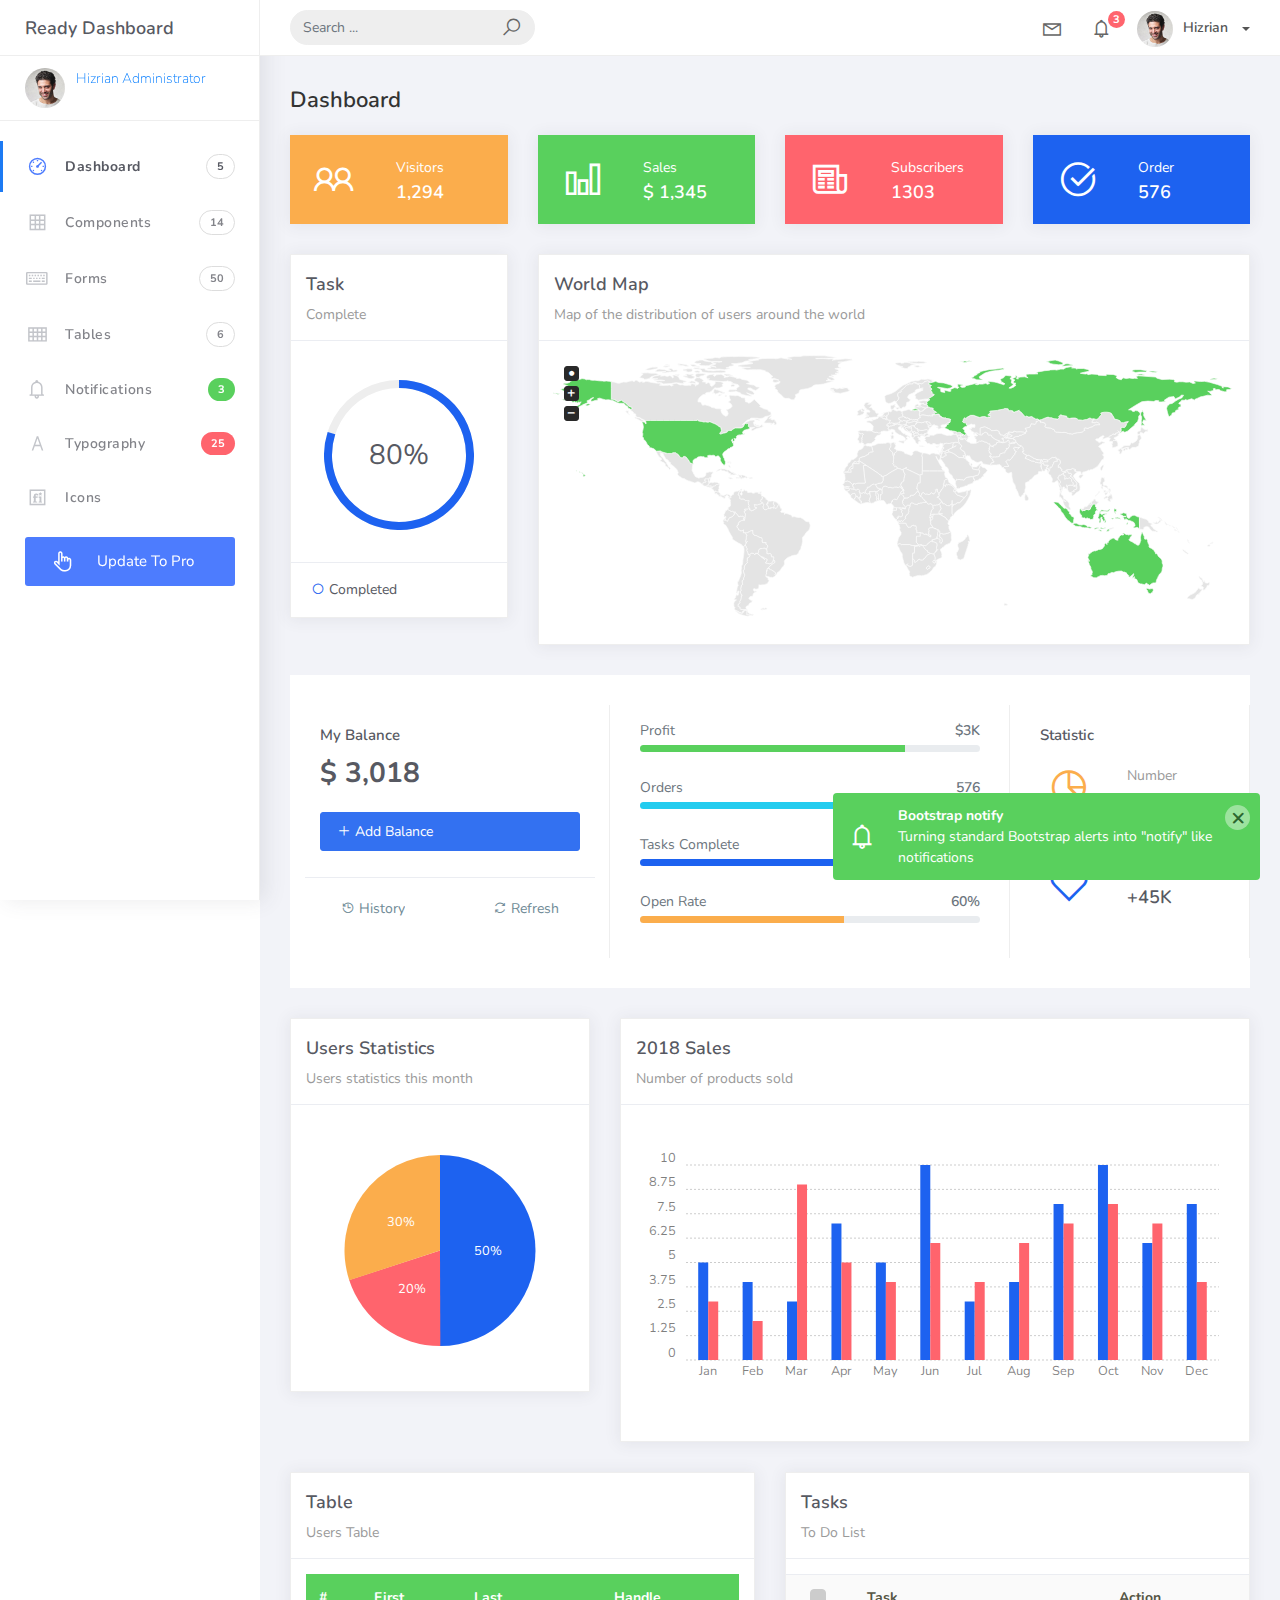
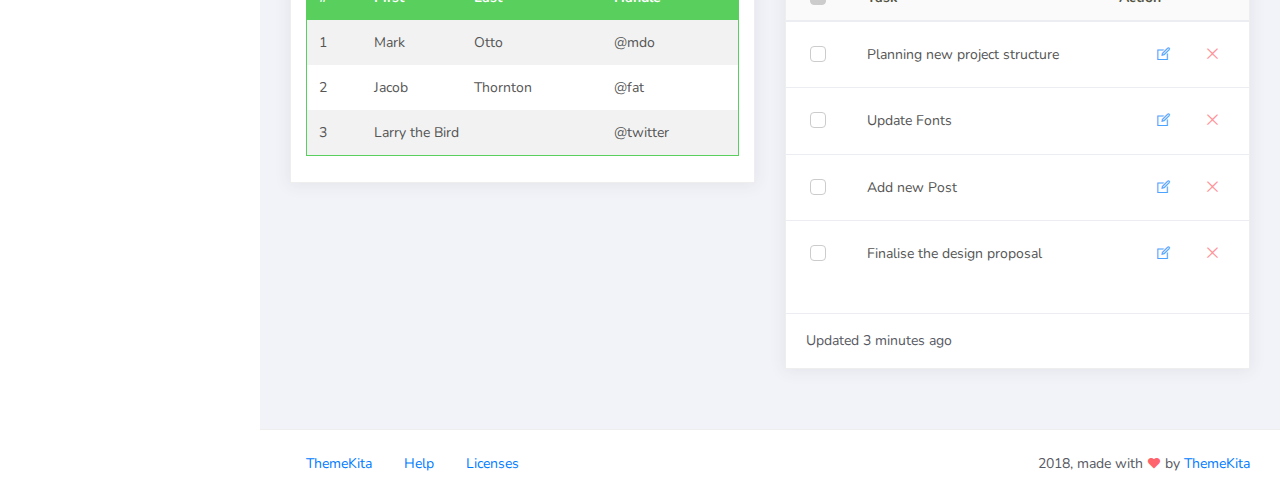
<file: UILayer/wwwroot/Templates/Ready-Bootstrap/index.html>
<!DOCTYPE html>
<html>
<head>
	<meta http-equiv="X-UA-Compatible" content="IE=edge,chrome=1" />
	<title>Ready Bootstrap Dashboard</title>
	<meta content='width=device-width, initial-scale=1.0, maximum-scale=1.0, user-scalable=0, shrink-to-fit=no' name='viewport' />
	<link rel="stylesheet" href="assets/css/bootstrap.min.css">
	<link rel="stylesheet" href="https://fonts.googleapis.com/css?family=Nunito:200,200i,300,300i,400,400i,600,600i,700,700i,800,800i,900,900i">
	<link rel="stylesheet" href="assets/css/ready.css">
	<link rel="stylesheet" href="assets/css/demo.css">
</head>
<body>
	<div class="wrapper">
		<div class="main-header">
			<div class="logo-header">
				<a href="index.html" class="logo">
					Ready Dashboard
				</a>
				<button class="navbar-toggler sidenav-toggler ml-auto" type="button" data-toggle="collapse" data-target="collapse" aria-controls="sidebar" aria-expanded="false" aria-label="Toggle navigation">
					<span class="navbar-toggler-icon"></span>
				</button>
				<button class="topbar-toggler more"><i class="la la-ellipsis-v"></i></button>
			</div>
			<nav class="navbar navbar-header navbar-expand-lg">
				<div class="container-fluid">
					
					<form class="navbar-left navbar-form nav-search mr-md-3" action="">
						<div class="input-group">
							<input type="text" placeholder="Search ..." class="form-control">
							<div class="input-group-append">
								<span class="input-group-text">
									<i class="la la-search search-icon"></i>
								</span>
							</div>
						</div>
					</form>
					<ul class="navbar-nav topbar-nav ml-md-auto align-items-center">
						<li class="nav-item dropdown hidden-caret">
							<a class="nav-link dropdown-toggle" href="#" id="navbarDropdown" role="button" data-toggle="dropdown" aria-haspopup="true" aria-expanded="false">
								<i class="la la-envelope"></i>
							</a>
							<div class="dropdown-menu" aria-labelledby="navbarDropdown">
								<a class="dropdown-item" href="#">Action</a>
								<a class="dropdown-item" href="#">Another action</a>
								<div class="dropdown-divider"></div>
								<a class="dropdown-item" href="#">Something else here</a>
							</div>
						</li>
						<li class="nav-item dropdown hidden-caret">
							<a class="nav-link dropdown-toggle" href="#" id="navbarDropdown" role="button" data-toggle="dropdown" aria-haspopup="true" aria-expanded="false">
								<i class="la la-bell"></i>
								<span class="notification">3</span>
							</a>
							<ul class="dropdown-menu notif-box" aria-labelledby="navbarDropdown">
								<li>
									<div class="dropdown-title">You have 4 new notification</div>
								</li>
								<li>
									<div class="notif-center">
										<a href="#">
											<div class="notif-icon notif-primary"> <i class="la la-user-plus"></i> </div>
											<div class="notif-content">
												<span class="block">
													New user registered
												</span>
												<span class="time">5 minutes ago</span> 
											</div>
										</a>
										<a href="#">
											<div class="notif-icon notif-success"> <i class="la la-comment"></i> </div>
											<div class="notif-content">
												<span class="block">
													Rahmad commented on Admin
												</span>
												<span class="time">12 minutes ago</span> 
											</div>
										</a>
										<a href="#">
											<div class="notif-img"> 
												<img src="assets/img/profile2.jpg" alt="Img Profile">
											</div>
											<div class="notif-content">
												<span class="block">
													Reza send messages to you
												</span>
												<span class="time">12 minutes ago</span> 
											</div>
										</a>
										<a href="#">
											<div class="notif-icon notif-danger"> <i class="la la-heart"></i> </div>
											<div class="notif-content">
												<span class="block">
													Farrah liked Admin
												</span>
												<span class="time">17 minutes ago</span> 
											</div>
										</a>
									</div>
								</li>
								<li>
									<a class="see-all" href="javascript:void(0);"> <strong>See all notifications</strong> <i class="la la-angle-right"></i> </a>
								</li>
							</ul>
						</li>
						<li class="nav-item dropdown">
							<a class="dropdown-toggle profile-pic" data-toggle="dropdown" href="#" aria-expanded="false"> <img src="assets/img/profile.jpg" alt="user-img" width="36" class="img-circle"><span >Hizrian</span></span> </a>
							<ul class="dropdown-menu dropdown-user">
								<li>
									<div class="user-box">
										<div class="u-img"><img src="assets/img/profile.jpg" alt="user"></div>
										<div class="u-text">
											<h4>Hizrian</h4>
											<p class="text-muted">hello@themekita.com</p><a href="profile.html" class="btn btn-rounded btn-danger btn-sm">View Profile</a></div>
										</div>
									</li>
									<div class="dropdown-divider"></div>
									<a class="dropdown-item" href="#"><i class="ti-user"></i> My Profile</a>
									<a class="dropdown-item" href="#"></i> My Balance</a>
									<a class="dropdown-item" href="#"><i class="ti-email"></i> Inbox</a>
									<div class="dropdown-divider"></div>
									<a class="dropdown-item" href="#"><i class="ti-settings"></i> Account Setting</a>
									<div class="dropdown-divider"></div>
									<a class="dropdown-item" href="#"><i class="fa fa-power-off"></i> Logout</a>
								</ul>
								<!-- /.dropdown-user -->
							</li>
						</ul>
					</div>
				</nav>
			</div>
			<div class="sidebar">
				<div class="scrollbar-inner sidebar-wrapper">
					<div class="user">
						<div class="photo">
							<img src="assets/img/profile.jpg">
						</div>
						<div class="info">
							<a class="" data-toggle="collapse" href="#collapseExample" aria-expanded="true">
								<span>
									Hizrian
									<span class="user-level">Administrator</span>
									<span class="caret"></span>
								</span>
							</a>
							<div class="clearfix"></div>

							<div class="collapse in" id="collapseExample" aria-expanded="true" style="">
								<ul class="nav">
									<li>
										<a href="#profile">
											<span class="link-collapse">My Profile</span>
										</a>
									</li>
									<li>
										<a href="#edit">
											<span class="link-collapse">Edit Profile</span>
										</a>
									</li>
									<li>
										<a href="#settings">
											<span class="link-collapse">Settings</span>
										</a>
									</li>
								</ul>
							</div>
						</div>
					</div>
					<ul class="nav">
						<li class="nav-item active">
							<a href="index.html">
								<i class="la la-dashboard"></i>
								<p>Dashboard</p>
								<span class="badge badge-count">5</span>
							</a>
						</li>
						<li class="nav-item">
							<a href="components.html">
								<i class="la la-table"></i>
								<p>Components</p>
								<span class="badge badge-count">14</span>
							</a>
						</li>
						<li class="nav-item">
							<a href="forms.html">
								<i class="la la-keyboard-o"></i>
								<p>Forms</p>
								<span class="badge badge-count">50</span>
							</a>
						</li>
						<li class="nav-item">
							<a href="tables.html">
								<i class="la la-th"></i>
								<p>Tables</p>
								<span class="badge badge-count">6</span>
							</a>
						</li>
						<li class="nav-item">
							<a href="notifications.html">
								<i class="la la-bell"></i>
								<p>Notifications</p>
								<span class="badge badge-success">3</span>
							</a>
						</li>
						<li class="nav-item">
							<a href="typography.html">
								<i class="la la-font"></i>
								<p>Typography</p>
								<span class="badge badge-danger">25</span>
							</a>
						</li>
						<li class="nav-item">
							<a href="icons.html">
								<i class="la la-fonticons"></i>
								<p>Icons</p>
							</a>
						</li>
						<li class="nav-item update-pro">
							<button  data-toggle="modal" data-target="#modalUpdate">
								<i class="la la-hand-pointer-o"></i>
								<p>Update To Pro</p>
							</button>
						</li>
					</ul>
				</div>
			</div>
			<div class="main-panel">
				<div class="content">
					<div class="container-fluid">
						<h4 class="page-title">Dashboard</h4>
						<div class="row">
							<div class="col-md-3">
								<div class="card card-stats card-warning">
									<div class="card-body ">
										<div class="row">
											<div class="col-5">
												<div class="icon-big text-center">
													<i class="la la-users"></i>
												</div>
											</div>
											<div class="col-7 d-flex align-items-center">
												<div class="numbers">
													<p class="card-category">Visitors</p>
													<h4 class="card-title">1,294</h4>
												</div>
											</div>
										</div>
									</div>
								</div>
							</div>
							<div class="col-md-3">
								<div class="card card-stats card-success">
									<div class="card-body ">
										<div class="row">
											<div class="col-5">
												<div class="icon-big text-center">
													<i class="la la-bar-chart"></i>
												</div>
											</div>
											<div class="col-7 d-flex align-items-center">
												<div class="numbers">
													<p class="card-category">Sales</p>
													<h4 class="card-title">$ 1,345</h4>
												</div>
											</div>
										</div>
									</div>
								</div>
							</div>
							<div class="col-md-3">
								<div class="card card-stats card-danger">
									<div class="card-body">
										<div class="row">
											<div class="col-5">
												<div class="icon-big text-center">
													<i class="la la-newspaper-o"></i>
												</div>
											</div>
											<div class="col-7 d-flex align-items-center">
												<div class="numbers">
													<p class="card-category">Subscribers</p>
													<h4 class="card-title">1303</h4>
												</div>
											</div>
										</div>
									</div>
								</div>
							</div>
							<div class="col-md-3">
								<div class="card card-stats card-primary">
									<div class="card-body ">
										<div class="row">
											<div class="col-5">
												<div class="icon-big text-center">
													<i class="la la-check-circle"></i>
												</div>
											</div>
											<div class="col-7 d-flex align-items-center">
												<div class="numbers">
													<p class="card-category">Order</p>
													<h4 class="card-title">576</h4>
												</div>
											</div>
										</div>
									</div>
								</div>
							</div>
<!-- 							<div class="col-md-3">
								<div class="card card-stats">
									<div class="card-body ">
										<div class="row">
											<div class="col-5">
												<div class="icon-big text-center icon-warning">
													<i class="la la-pie-chart text-warning"></i>
												</div>
											</div>
											<div class="col-7 d-flex align-items-center">
												<div class="numbers">
													<p class="card-category">Number</p>
													<h4 class="card-title">150GB</h4>
												</div>
											</div>
										</div>
									</div>
								</div>
							</div>
							<div class="col-md-3">
								<div class="card card-stats">
									<div class="card-body ">
										<div class="row">
											<div class="col-5">
												<div class="icon-big text-center">
													<i class="la la-bar-chart text-success"></i>
												</div>
											</div>
											<div class="col-7 d-flex align-items-center">
												<div class="numbers">
													<p class="card-category">Revenue</p>
													<h4 class="card-title">$ 1,345</h4>
												</div>
											</div>
										</div>
									</div>
								</div>
							</div>
							<div class="col-md-3">
								<div class="card card-stats">
									<div class="card-body">
										<div class="row">
											<div class="col-5">
												<div class="icon-big text-center">
													<i class="la la-times-circle-o text-danger"></i>
												</div>
											</div>
											<div class="col-7 d-flex align-items-center">
												<div class="numbers">
													<p class="card-category">Errors</p>
													<h4 class="card-title">23</h4>
												</div>
											</div>
										</div>
									</div>
								</div>
							</div>
							<div class="col-md-3">
								<div class="card card-stats">
									<div class="card-body">
										<div class="row">
											<div class="col-5">
												<div class="icon-big text-center">
													<i class="la la-heart-o text-primary"></i>
												</div>
											</div>
											<div class="col-7 d-flex align-items-center">
												<div class="numbers">
													<p class="card-category">Followers</p>
													<h4 class="card-title">+45K</h4>
												</div>
											</div>
										</div>
									</div>
								</div>
							</div> -->
						</div>
						<div class="row">
							<div class="col-md-3">
								<div class="card">
									<div class="card-header">
										<h4 class="card-title">Task</h4>
										<p class="card-category">Complete</p>
									</div>
									<div class="card-body">
										<div id="task-complete" class="chart-circle mt-4 mb-3"></div>
									</div>
									<div class="card-footer">
										<div class="legend"><i class="la la-circle text-primary"></i> Completed</div>
									</div>
								</div>
							</div>
							<div class="col-md-9">
								<div class="card">
									<div class="card-header">
										<h4 class="card-title">World Map</h4>
										<p class="card-category">
										Map of the distribution of users around the world</p>
									</div>
									<div class="card-body">
										<div class="mapcontainer">
											<div class="map">
												<span>Alternative content for the map</span>
											</div>
										</div>
									</div>
								</div>
							</div>
						</div>
						<div class="row row-card-no-pd">
							<div class="col-md-4">
								<div class="card">
									<div class="card-body">
										<p class="fw-bold mt-1">My Balance</p>
										<h4><b>$ 3,018</b></h4>
										<a href="#" class="btn btn-primary btn-full text-left mt-3 mb-3"><i class="la la-plus"></i> Add Balance</a>
									</div>
									<div class="card-footer">
										<ul class="nav">
											<li class="nav-item"><a class="btn btn-default btn-link" href="#"><i class="la la-history"></i> History</a></li>
											<li class="nav-item ml-auto"><a class="btn btn-default btn-link" href="#"><i class="la la-refresh"></i> Refresh</a></li>
										</ul>
									</div>
								</div>
							</div>
							<div class="col-md-5">
								<div class="card">
									<div class="card-body">
										<div class="progress-card">
											<div class="d-flex justify-content-between mb-1">
												<span class="text-muted">Profit</span>
												<span class="text-muted fw-bold"> $3K</span>
											</div>
											<div class="progress mb-2" style="height: 7px;">
												<div class="progress-bar bg-success" role="progressbar" style="width: 78%" aria-valuenow="78" aria-valuemin="0" aria-valuemax="100" data-toggle="tooltip" data-placement="top" title="78%"></div>
											</div>
										</div>
										<div class="progress-card">
											<div class="d-flex justify-content-between mb-1">
												<span class="text-muted">Orders</span>
												<span class="text-muted fw-bold"> 576</span>
											</div>
											<div class="progress mb-2" style="height: 7px;">
												<div class="progress-bar bg-info" role="progressbar" style="width: 65%" aria-valuenow="60" aria-valuemin="0" aria-valuemax="100" data-toggle="tooltip" data-placement="top" title="65%"></div>
											</div>
										</div>
										<div class="progress-card">
											<div class="d-flex justify-content-between mb-1">
												<span class="text-muted">Tasks Complete</span>
												<span class="text-muted fw-bold"> 70%</span>
											</div>
											<div class="progress mb-2" style="height: 7px;">
												<div class="progress-bar bg-primary" role="progressbar" style="width: 70%" aria-valuenow="70" aria-valuemin="0" aria-valuemax="100" data-toggle="tooltip" data-placement="top" title="70%"></div>
											</div>
										</div>
										<div class="progress-card">
											<div class="d-flex justify-content-between mb-1">
												<span class="text-muted">Open Rate</span>
												<span class="text-muted fw-bold"> 60%</span>
											</div>
											<div class="progress mb-2" style="height: 7px;">
												<div class="progress-bar bg-warning" role="progressbar" style="width: 60%" aria-valuenow="60" aria-valuemin="0" aria-valuemax="100" data-toggle="tooltip" data-placement="top" title="60%"></div>
											</div>
										</div>
									</div>
								</div>
							</div>
							<div class="col-md-3">
								<div class="card card-stats">
									<div class="card-body">
										<p class="fw-bold mt-1">Statistic</p>
										<div class="row">
											<div class="col-5">
												<div class="icon-big text-center icon-warning">
													<i class="la la-pie-chart text-warning"></i>
												</div>
											</div>
											<div class="col-7 d-flex align-items-center">
												<div class="numbers">
													<p class="card-category">Number</p>
													<h4 class="card-title">150GB</h4>
												</div>
											</div>
										</div>
										<hr/>
										<div class="row">
											<div class="col-5">
												<div class="icon-big text-center">
													<i class="la la-heart-o text-primary"></i>
												</div>
											</div>
											<div class="col-7 d-flex align-items-center">
												<div class="numbers">
													<p class="card-category">Followers</p>
													<h4 class="card-title">+45K</h4>
												</div>
											</div>
										</div>
									</div>
								</div>
							</div>
						</div>
						<div class="row">
							<div class="col-md-4">
								<div class="card">
									<div class="card-header">
										<h4 class="card-title">Users Statistics</h4>
										<p class="card-category">
										Users statistics this month</p>
									</div>
									<div class="card-body">
										<div id="monthlyChart" class="chart chart-pie"></div>
									</div>
								</div>
							</div>
							<div class="col-md-8">
								<div class="card">
									<div class="card-header">
										<h4 class="card-title">2018 Sales</h4>
										<p class="card-category">
										Number of products sold</p>
									</div>
									<div class="card-body">
										<div id="salesChart" class="chart"></div>
									</div>
								</div>
							</div>
							<div class="col-md-6">
								<div class="card">
									<div class="card-header ">
										<h4 class="card-title">Table</h4>
										<p class="card-category">Users Table</p>
									</div>
									<div class="card-body">
										<table class="table table-head-bg-success table-striped table-hover">
											<thead>
												<tr>
													<th scope="col">#</th>
													<th scope="col">First</th>
													<th scope="col">Last</th>
													<th scope="col">Handle</th>
												</tr>
											</thead>
											<tbody>
												<tr>
													<td>1</td>
													<td>Mark</td>
													<td>Otto</td>
													<td>@mdo</td>
												</tr>
												<tr>
													<td>2</td>
													<td>Jacob</td>
													<td>Thornton</td>
													<td>@fat</td>
												</tr>
												<tr>
													<td>3</td>
													<td colspan="2">Larry the Bird</td>
													<td>@twitter</td>
												</tr>
											</tbody>
										</table>
									</div>
								</div>
							</div>
							<div class="col-md-6">
								<div class="card card-tasks">
									<div class="card-header ">
										<h4 class="card-title">Tasks</h4>
										<p class="card-category">To Do List</p>
									</div>
									<div class="card-body ">
										<div class="table-full-width">
											<table class="table">
												<thead>
													<tr>
														<th>
															<div class="form-check">
																<label class="form-check-label">
																	<input class="form-check-input  select-all-checkbox" type="checkbox" data-select="checkbox" data-target=".task-select">
																	<span class="form-check-sign"></span>
																</label>
															</div>
														</th>
														<th>Task</th>
														<th>Action</th>
													</tr>
												</thead>
												<tbody>
													<tr>
														<td>
															<div class="form-check">
																<label class="form-check-label">
																	<input class="form-check-input task-select" type="checkbox">
																	<span class="form-check-sign"></span>
																</label>
															</div>
														</td>
														<td>Planning new project structure</td>
														<td class="td-actions text-right">
															<div class="form-button-action">
																<button type="button" data-toggle="tooltip" title="Edit Task" class="btn btn-link <btn-simple-primary">
																	<i class="la la-edit"></i>
																</button>
																<button type="button" data-toggle="tooltip" title="Remove" class="btn btn-link btn-simple-danger">
																	<i class="la la-times"></i>
																</button>
															</div>
														</td>
													</tr>
													<tr>
														<td>
															<div class="form-check">
																<label class="form-check-label">
																	<input class="form-check-input task-select" type="checkbox">
																	<span class="form-check-sign"></span>
																</label>
															</div>
														</td>
														<td>Update Fonts</td>
														<td class="td-actions text-right">
															<div class="form-button-action">
																<button type="button" data-toggle="tooltip" title="Edit Task" class="btn btn-link <btn-simple-primary">
																	<i class="la la-edit"></i>
																</button>
																<button type="button" data-toggle="tooltip" title="Remove" class="btn btn-link btn-simple-danger">
																	<i class="la la-times"></i>
																</button>
															</div>
														</td>
													</tr>
													<tr>
														<td>
															<div class="form-check">
																<label class="form-check-label">
																	<input class="form-check-input task-select" type="checkbox">
																	<span class="form-check-sign"></span>
																</label>
															</div>
														</td>
														<td>Add new Post
														</td>
														<td class="td-actions text-right">
															<div class="form-button-action">
																<button type="button" data-toggle="tooltip" title="Edit Task" class="btn btn-link <btn-simple-primary">
																	<i class="la la-edit"></i>
																</button>
																<button type="button" data-toggle="tooltip" title="Remove" class="btn btn-link btn-simple-danger">
																	<i class="la la-times"></i>
																</button>
															</div>
														</td>
													</tr>
													<tr>
														<td>
															<div class="form-check">
																<label class="form-check-label">
																	<input class="form-check-input task-select" type="checkbox">
																	<span class="form-check-sign"></span>
																</label>
															</div>
														</td>
														<td>Finalise the design proposal</td>
														<td class="td-actions text-right">
															<div class="form-button-action">
																<button type="button" data-toggle="tooltip" title="Edit Task" class="btn btn-link <btn-simple-primary">
																	<i class="la la-edit"></i>
																</button>
																<button type="button" data-toggle="tooltip" title="Remove" class="btn btn-link btn-simple-danger">
																	<i class="la la-times"></i>
																</button>
															</div>
														</td>
													</tr>
												</tbody>
											</table>
										</div>
									</div>
									<div class="card-footer ">
										<div class="stats">
											<i class="now-ui-icons loader_refresh spin"></i> Updated 3 minutes ago
										</div>
									</div>
								</div>
							</div>
						</div>
					</div>
				</div>
				<footer class="footer">
					<div class="container-fluid">
						<nav class="pull-left">
							<ul class="nav">
								<li class="nav-item">
									<a class="nav-link" href="http://www.themekita.com">
										ThemeKita
									</a>
								</li>
								<li class="nav-item">
									<a class="nav-link" href="#">
										Help
									</a>
								</li>
								<li class="nav-item">
									<a class="nav-link" href="https://themewagon.com/license/#free-item">
										Licenses
									</a>
								</li>
							</ul>
						</nav>
						<div class="copyright ml-auto">
							2018, made with <i class="la la-heart heart text-danger"></i> by <a href="http://www.themekita.com">ThemeKita</a>
						</div>				
					</div>
				</footer>
			</div>
		</div>
	</div>
	<!-- Modal -->
	<div class="modal fade" id="modalUpdate" tabindex="-1" role="dialog" aria-labelledby="modalUpdatePro" aria-hidden="true">
		<div class="modal-dialog modal-dialog-centered" role="document">
			<div class="modal-content">
				<div class="modal-header bg-primary">
					<h6 class="modal-title"><i class="la la-frown-o"></i> Under Development</h6>
					<button type="button" class="close" data-dismiss="modal" aria-label="Close">
						<span aria-hidden="true">&times;</span>
					</button>
				</div>
				<div class="modal-body text-center">									
					<p>Currently the pro version of the <b>Ready Dashboard</b> Bootstrap is in progress development</p>
					<p>
						<b>We'll let you know when it's done</b></p>
				</div>
				<div class="modal-footer">
					<button type="button" class="btn btn-secondary" data-dismiss="modal">Close</button>
				</div>
			</div>
		</div>
	</div>
</body>
<script src="assets/js/core/jquery.3.2.1.min.js"></script>
<script src="assets/js/plugin/jquery-ui-1.12.1.custom/jquery-ui.min.js"></script>
<script src="assets/js/core/popper.min.js"></script>
<script src="assets/js/core/bootstrap.min.js"></script>
<script src="assets/js/plugin/chartist/chartist.min.js"></script>
<script src="assets/js/plugin/chartist/plugin/chartist-plugin-tooltip.min.js"></script>
<script src="assets/js/plugin/bootstrap-notify/bootstrap-notify.min.js"></script>
<script src="assets/js/plugin/bootstrap-toggle/bootstrap-toggle.min.js"></script>
<script src="assets/js/plugin/jquery-mapael/jquery.mapael.min.js"></script>
<script src="assets/js/plugin/jquery-mapael/maps/world_countries.min.js"></script>
<script src="assets/js/plugin/chart-circle/circles.min.js"></script>
<script src="assets/js/plugin/jquery-scrollbar/jquery.scrollbar.min.js"></script>
<script src="assets/js/ready.min.js"></script>
<script src="assets/js/demo.js"></script>
</html>
</file>
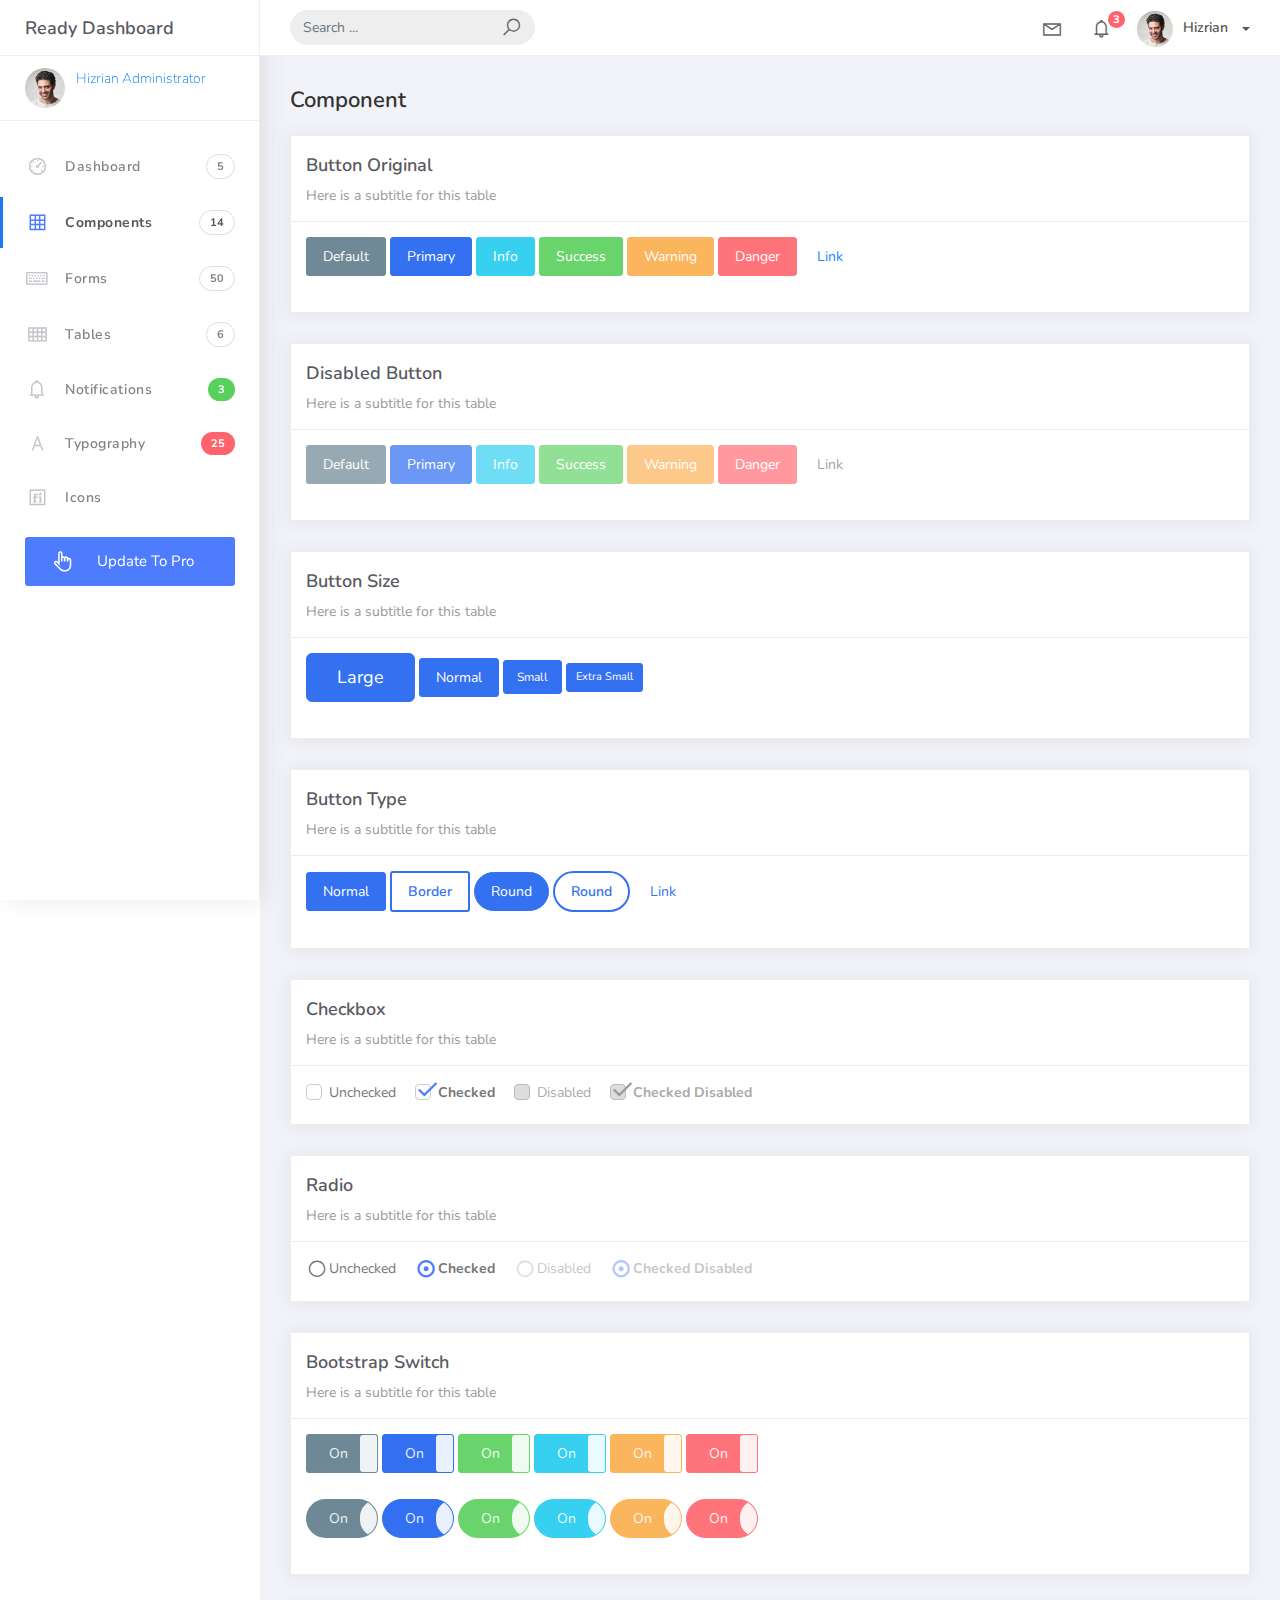
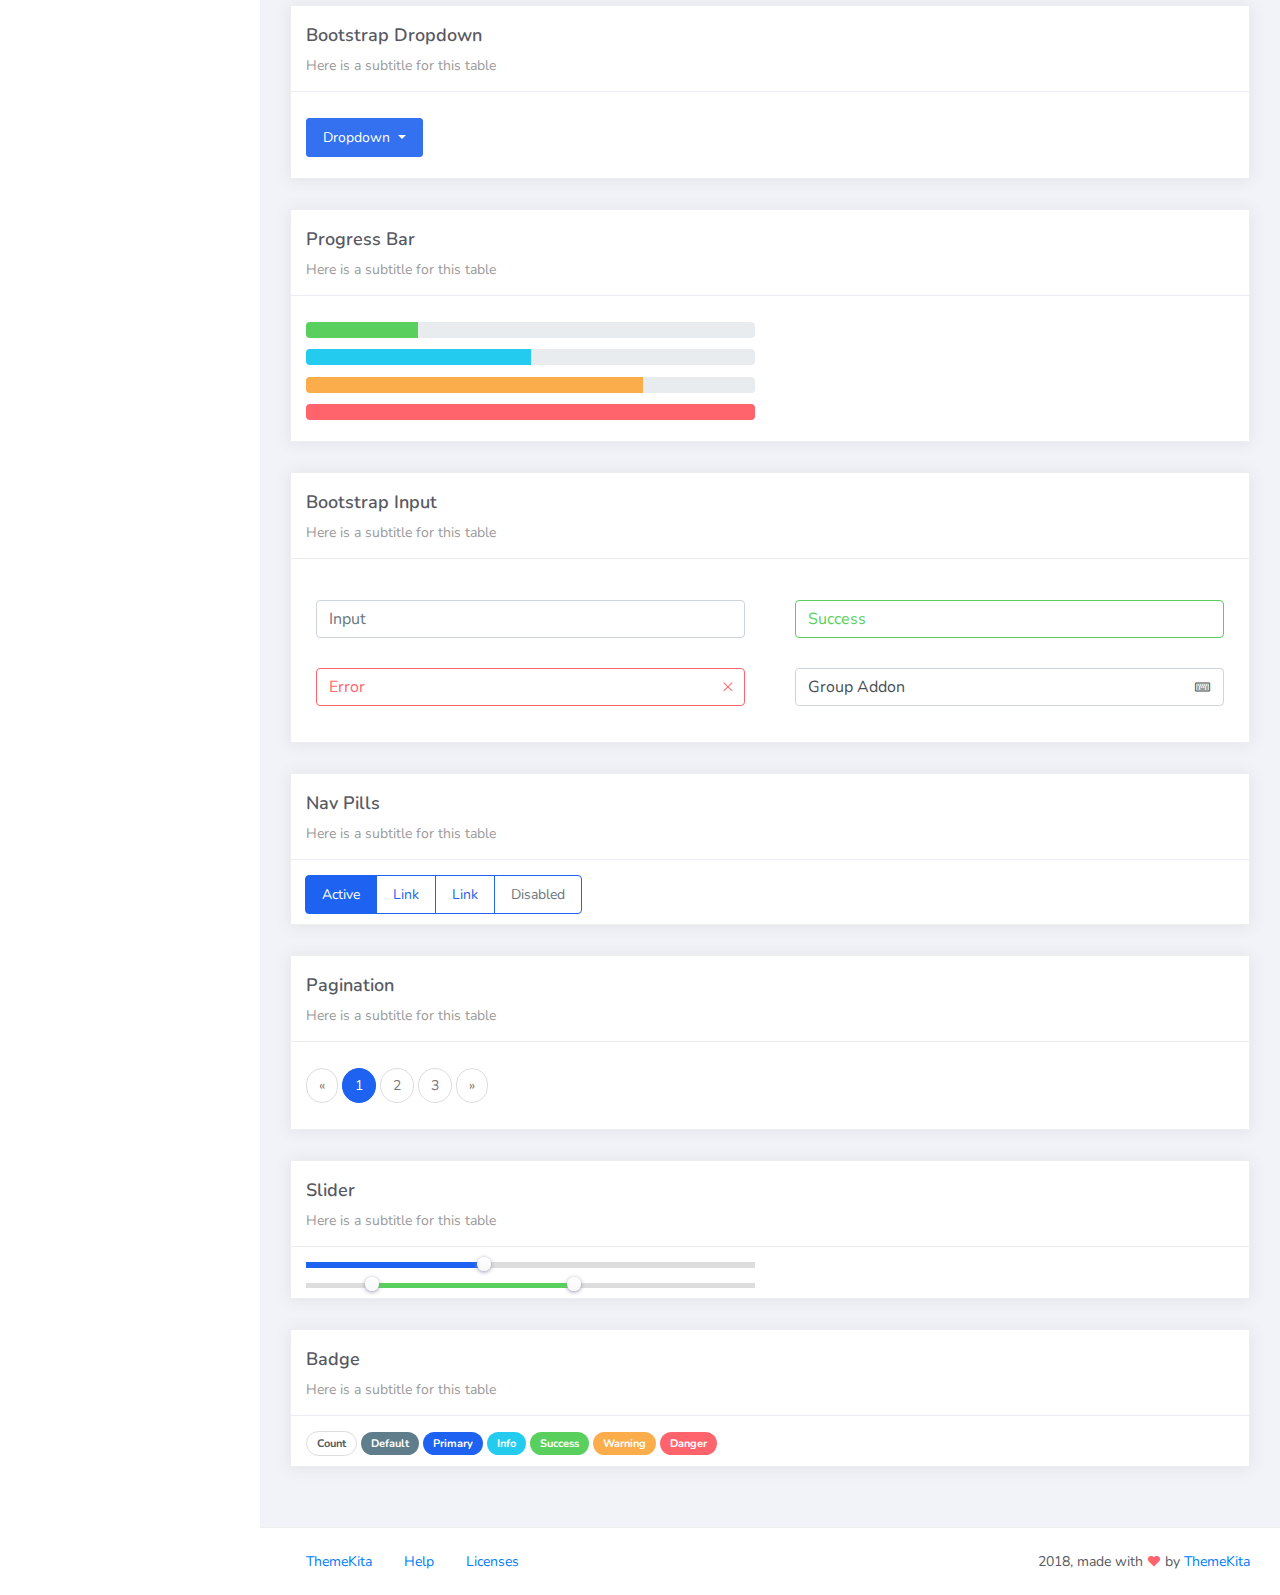
<file: UILayer/wwwroot/Templates/Ready-Bootstrap/components.html>
<!DOCTYPE html>
<html>
<head>
	<meta http-equiv="X-UA-Compatible" content="IE=edge,chrome=1" />
	<title>Components - Ready Bootstrap Dashboard</title>
	<meta content='width=device-width, initial-scale=1.0, maximum-scale=1.0, user-scalable=0, shrink-to-fit=no' name='viewport' />
	<link rel="stylesheet" href="assets/css/bootstrap.min.css">
	<link rel="stylesheet" href="https://fonts.googleapis.com/css?family=Nunito:200,200i,300,300i,400,400i,600,600i,700,700i,800,800i,900,900i">
	<link rel="stylesheet" href="assets/css/ready.css">
	<link rel="stylesheet" href="assets/css/demo.css">
</head>
<body>
	<div class="wrapper">
		<div class="main-header">
			<div class="logo-header">
				<a href="index.html" class="logo">
					Ready Dashboard
				</a>
				<button class="navbar-toggler sidenav-toggler ml-auto" type="button" data-toggle="collapse" data-target="collapse" aria-controls="sidebar" aria-expanded="false" aria-label="Toggle navigation">
					<span class="navbar-toggler-icon"></span>
				</button>
				<button class="topbar-toggler more"><i class="la la-ellipsis-v"></i></button>
			</div>
			<nav class="navbar navbar-header navbar-expand-lg">
				<div class="container-fluid">
					
					<form class="navbar-left navbar-form nav-search mr-md-3" action="">
						<div class="input-group">
							<input type="text" placeholder="Search ..." class="form-control">
							<div class="input-group-append">
								<span class="input-group-text">
									<i class="la la-search search-icon"></i>
								</span>
							</div>
						</div>
					</form>
					<ul class="navbar-nav topbar-nav ml-md-auto align-items-center">
						<li class="nav-item dropdown hidden-caret">
							<a class="nav-link dropdown-toggle" href="#" id="navbarDropdown" role="button" data-toggle="dropdown" aria-haspopup="true" aria-expanded="false">
								<i class="la la-envelope"></i>
							</a>
							<div class="dropdown-menu" aria-labelledby="navbarDropdown">
								<a class="dropdown-item" href="#">Action</a>
								<a class="dropdown-item" href="#">Another action</a>
								<div class="dropdown-divider"></div>
								<a class="dropdown-item" href="#">Something else here</a>
							</div>
						</li>
						<li class="nav-item dropdown hidden-caret">
							<a class="nav-link dropdown-toggle" href="#" id="navbarDropdown" role="button" data-toggle="dropdown" aria-haspopup="true" aria-expanded="false">
								<i class="la la-bell"></i>
								<span class="notification">3</span>
							</a>
							<ul class="dropdown-menu notif-box" aria-labelledby="navbarDropdown">
								<li>
									<div class="dropdown-title">You have 4 new notification</div>
								</li>
								<li>
									<div class="notif-center">
										<a href="#">
											<div class="notif-icon notif-primary"> <i class="la la-user-plus"></i> </div>
											<div class="notif-content">
												<span class="block">
													New user registered
												</span>
												<span class="time">5 minutes ago</span> 
											</div>
										</a>
										<a href="#">
											<div class="notif-icon notif-success"> <i class="la la-comment"></i> </div>
											<div class="notif-content">
												<span class="block">
													Rahmad commented on Admin
												</span>
												<span class="time">12 minutes ago</span> 
											</div>
										</a>
										<a href="#">
											<div class="notif-img"> 
												<img src="assets/img/profile2.jpg" alt="Img Profile">
											</div>
											<div class="notif-content">
												<span class="block">
													Reza send messages to you
												</span>
												<span class="time">12 minutes ago</span> 
											</div>
										</a>
										<a href="#">
											<div class="notif-icon notif-danger"> <i class="la la-heart"></i> </div>
											<div class="notif-content">
												<span class="block">
													Farrah liked Admin
												</span>
												<span class="time">17 minutes ago</span> 
											</div>
										</a>
									</div>
								</li>
								<li>
									<a class="see-all" href="javascript:void(0);"> <strong>See all notifications</strong> <i class="la la-angle-right"></i> </a>
								</li>
							</ul>
						</li>
						<li class="nav-item dropdown">
							<a class="dropdown-toggle profile-pic" data-toggle="dropdown" href="#" aria-expanded="false"> <img src="assets/img/profile.jpg" alt="user-img" width="36" class="img-circle"><span >Hizrian</span></span> </a>
							<ul class="dropdown-menu dropdown-user">
								<li>
									<div class="user-box">
										<div class="u-img"><img src="assets/img/profile.jpg" alt="user"></div>
										<div class="u-text">
											<h4>Hizrian</h4>
											<p class="text-muted">hello@themekita.com</p><a href="profile.html" class="btn btn-rounded btn-danger btn-sm">View Profile</a></div>
										</div>
									</li>
									<div class="dropdown-divider"></div>
									<a class="dropdown-item" href="#"><i class="ti-user"></i> My Profile</a>
									<a class="dropdown-item" href="#"></i> My Balance</a>
									<a class="dropdown-item" href="#"><i class="ti-email"></i> Inbox</a>
									<div class="dropdown-divider"></div>
									<a class="dropdown-item" href="#"><i class="ti-settings"></i> Account Setting</a>
									<div class="dropdown-divider"></div>
									<a class="dropdown-item" href="#"><i class="fa fa-power-off"></i> Logout</a>
								</ul>
								<!-- /.dropdown-user -->
							</li>
						</ul>
					</div>
				</nav>
			</div>
			<div class="sidebar">
				<div class="scrollbar-inner sidebar-wrapper">
					<div class="user">
						<div class="photo">
							<img src="assets/img/profile.jpg">
						</div>
						<div class="info">
							<a class="" data-toggle="collapse" href="#collapseExample" aria-expanded="true">
								<span>
									Hizrian
									<span class="user-level">Administrator</span>
									<span class="caret"></span>
								</span>
							</a>
							<div class="clearfix"></div>

							<div class="collapse in" id="collapseExample" aria-expanded="true" style="">
								<ul class="nav">
									<li>
										<a href="#profile">
											<span class="link-collapse">My Profile</span>
										</a>
									</li>
									<li>
										<a href="#edit">
											<span class="link-collapse">Edit Profile</span>
										</a>
									</li>
									<li>
										<a href="#settings">
											<span class="link-collapse">Settings</span>
										</a>
									</li>
								</ul>
							</div>
						</div>
					</div>
					<ul class="nav">
						<li class="nav-item">
							<a href="index.html">
								<i class="la la-dashboard"></i>
								<p>Dashboard</p>
								<span class="badge badge-count">5</span>
							</a>
						</li>
						<li class="nav-item active">
							<a href="components.html">
								<i class="la la-table"></i>
								<p>Components</p>
								<span class="badge badge-count">14</span>
							</a>
						</li>
						<li class="nav-item">
							<a href="forms.html">
								<i class="la la-keyboard-o"></i>
								<p>Forms</p>
								<span class="badge badge-count">50</span>
							</a>
						</li>
						<li class="nav-item">
							<a href="tables.html">
								<i class="la la-th"></i>
								<p>Tables</p>
								<span class="badge badge-count">6</span>
							</a>
						</li>
						<li class="nav-item">
							<a href="notifications.html">
								<i class="la la-bell"></i>
								<p>Notifications</p>
								<span class="badge badge-success">3</span>
							</a>
						</li>
						<li class="nav-item">
							<a href="typography.html">
								<i class="la la-font"></i>
								<p>Typography</p>
								<span class="badge badge-danger">25</span>
							</a>
						</li>
						<li class="nav-item">
							<a href="icons.html">
								<i class="la la-fonticons"></i>
								<p>Icons</p>
							</a>
						</li>
						<li class="nav-item update-pro">
							<button  data-toggle="modal" data-target="#modalUpdate">
								<i class="la la-hand-pointer-o"></i>
								<p>Update To Pro</p>
							</button>
						</li>
					</ul>
				</div>
			</div>
			<div class="main-panel">
				<div class="content">
					<div class="container-fluid">
						<h4 class="page-title">Component</h4>
						<div class="row">
							<div class="col-md-12">
								<div class="card">
									<div class="card-header">
										<h4 class="card-title">Button Original</h4>
										<p class="card-category">Here is a subtitle for this table</p>
									</div>
									<div class="card-body">
										<p class="demo">
											<button class="btn btn-default">Default</button>

											<button class="btn btn-primary">Primary</button>

											<button class="btn btn-info">Info</button>

											<button class="btn btn-success">Success</button>

											<button class="btn btn-warning">Warning</button>

											<button class="btn btn-danger">Danger</button>

											<button class="btn btn-link">Link</button>
										</p>
									</div>
								</div>
							</div>
							<div class="col-md-12">
								<div class="card">
									<div class="card-header">
										<h4 class="card-title">Disabled Button</h4>
										<p class="card-category">Here is a subtitle for this table</p>
									</div>
									<div class="card-body">
										<p class="demo">
											<button class="btn btn-default" disabled="disabled">Default</button>

											<button class="btn btn-primary" disabled="disabled">Primary</button>

											<button class="btn btn-info" disabled="disabled">Info</button>

											<button class="btn btn-success" disabled="disabled">Success</button>

											<button class="btn btn-warning" disabled="disabled">Warning</button>

											<button class="btn btn-danger" disabled="disabled">Danger</button>

											<button class="btn btn-link" disabled>Link</button>
										</p>
									</div>
								</div>
							</div>
							<div class="col-md-12">
								<div class="card">
									<div class="card-header">
										<h4 class="card-title">Button Size</h4>
										<p class="card-category">Here is a subtitle for this table</p>
									</div>
									<div class="card-body">
										<p class="demo">
											<button class="btn btn-primary btn-lg">Large</button>

											<button class="btn btn-primary">Normal</button>

											<button class="btn btn-primary btn-sm">Small</button>

											<button class="btn btn-primary btn-xs">Extra Small</button>
										</p>
									</div>
								</div>
							</div>
							<div class="col-md-12">
								<div class="card">
									<div class="card-header">
										<h4 class="card-title">Button Type</h4>
										<p class="card-category">Here is a subtitle for this table</p>
									</div>
									<div class="card-body">
										<p class="demo">
											<button class="btn btn-primary">Normal</button>
											<button class="btn btn-primary btn-border">Border</button>

											<button class="btn btn-primary btn-round">Round</button>

											<button class="btn btn-primary btn-border btn-round">Round</button>

											<button class="btn btn-primary btn-link">Link</button>
										</p>
									</div>
								</div>
							</div>
							<div class="col-md-12">
								<div class="card">
									<div class="card-header">
										<h4 class="card-title">Checkbox</h4>
										<p class="card-category">Here is a subtitle for this table</p>
									</div>
									<div class="card-body">
										<p class="demo">
											<label class="form-check-label">
												<input class="form-check-input" type="checkbox" value="">
												<span class="form-check-sign">Unchecked</span>
											</label>

											<label class="form-check-label">
												<input class="form-check-input" type="checkbox" value="" checked>
												<span class="form-check-sign">Checked</span>
											</label>

											<label class="form-check-label">
												<input class="form-check-input" type="checkbox" value="" disabled>
												<span class="form-check-sign">Disabled</span>
											</label>

											<label class="form-check-label">
												<input class="form-check-input" type="checkbox" value="" checked disabled>
												<span class="form-check-sign">Checked Disabled</span>
											</label>
										</p>
									</div>
								</div>
							</div>
							<div class="col-md-12">
								<div class="card">
									<div class="card-header">
										<h4 class="card-title">Radio</h4>
										<p class="card-category">Here is a subtitle for this table</p>
									</div>
									<div class="card-body">
										<p class="demo">
											<label class="form-radio-label">
												<input class="form-radio-input" type="radio" name="optionsRadios" value="">
												<span class="form-radio-sign">Unchecked</span>
											</label>
											<label class="form-radio-label">
												<input class="form-radio-input" type="radio" name="optionsRadios" value="" checked>
												<span class="form-radio-sign">Checked</span>
											</label>
											<label class="form-radio-label">
												<input class="form-radio-input" type="radio" value="" disabled>
												<span class="form-radio-sign">Disabled</span>
											</label>
											<label class="form-radio-label">
												<input class="form-radio-input" type="radio" value="" checked disabled>
												<span class="form-radio-sign">Checked Disabled</span>
											</label>
										</p>
									</div>
								</div>
							</div>
							<div class="col-md-12">
								<div class="card">
									<div class="card-header">
										<h4 class="card-title">Bootstrap Switch</h4>
										<p class="card-category">Here is a subtitle for this table</p>
									</div>
									<div class="card-body">
										<p class="demo">
											<input type="checkbox" checked data-toggle="toggle" data-onstyle="default">
											<input type="checkbox" checked data-toggle="toggle" data-onstyle="primary">
											<input type="checkbox" checked data-toggle="toggle" data-onstyle="success">
											<input type="checkbox" checked data-toggle="toggle" data-onstyle="info">
											<input type="checkbox" checked data-toggle="toggle" data-onstyle="warning">
											<input type="checkbox" checked data-toggle="toggle" data-onstyle="danger">
										</p>
										<p class="demo">
											<input type="checkbox" checked data-toggle="toggle" data-onstyle="default" data-style="btn-round">
											<input type="checkbox" checked data-toggle="toggle" data-onstyle="primary" data-style="btn-round">
											<input type="checkbox" checked data-toggle="toggle" data-onstyle="success" data-style="btn-round">
											<input type="checkbox" checked data-toggle="toggle" data-onstyle="info" data-style="btn-round">
											<input type="checkbox" checked data-toggle="toggle" data-onstyle="warning" data-style="btn-round">
											<input type="checkbox" checked data-toggle="toggle" data-onstyle="danger" data-style="btn-round">
										</p>
									</div>
								</div>
							</div>
							<div class="col-md-12">
								<div class="card">
									<div class="card-header">
										<h4 class="card-title">Bootstrap Dropdown</h4>
										<p class="card-category">Here is a subtitle for this table</p>
									</div>
									<div class="card-body">
										<p class="demo">
											<div class="dropdown">

												<button class="btn btn-primary dropdown-toggle" type="button" id="dropdownMenu1" data-toggle="dropdown">

													Dropdown

												</button>

												<ul class="dropdown-menu" role="menu" aria-labelledby="dropdownMenu">

													<a class="dropdown-item" href="#">Action</a>
													<a class="dropdown-item" href="#">Another action</a>
													<div class="dropdown-divider"></div>
													<a class="dropdown-item" href="#">Something else here</a>

												</ul>

											</div>
										</p>
									</div>
								</div>
							</div>
							<div class="col-md-12">
								<div class="card">
									<div class="card-header">
										<h4 class="card-title">Progress Bar</h4>
										<p class="card-category">Here is a subtitle for this table</p>
									</div>
									<div class="card-body">
										<div class="row">
											<div class="col-md-6">
												<p class="demo">
													<div class="progress">
														<div class="progress-bar bg-success" role="progressbar" style="width: 25%" aria-valuenow="25" aria-valuemin="0" aria-valuemax="100"></div>
													</div>
												</p>
												<p class="demo">
													<div class="progress">
														<div class="progress-bar bg-info" role="progressbar" style="width: 50%" aria-valuenow="50" aria-valuemin="0" aria-valuemax="100"></div>
													</div>
												</p>
												<p class="demo">
													<div class="progress">
														<div class="progress-bar bg-warning" role="progressbar" style="width: 75%" aria-valuenow="75" aria-valuemin="0" aria-valuemax="100"></div>
													</div>
												</p>
												<p class="demo">
													<div class="progress">
														<div class="progress-bar bg-danger" role="progressbar" style="width: 100%" aria-valuenow="100" aria-valuemin="0" aria-valuemax="100"></div>
													</div>
												</p>
											</div>
										</div>
									</div>
								</div>
							</div>
							<div class="col-md-12">
								<div class="card">
									<div class="card-header">
										<h4 class="card-title">Bootstrap Input</h4>
										<p class="card-category">Here is a subtitle for this table</p>
									</div>
									<div class="card-body">
										<p class="demo">
											<div class="row">
												<div class="col-md-6">
													<div class="form-group">

														<input type="text" value="" placeholder="Input" class="form-control" />

													</div>
												</div>

												<div class="col-md-6">
													<div class="form-group has-success">

														<input type="text" value="Success" class="form-control" />

													</div>
												</div>

												<div class="col-md-6">
													<div class="form-group has-error has-feedback">

														<input type="text" value="Error" class="form-control" />

														<span class="la la-times form-control-feedback"></span>

													</div>
												</div>

												<div class="col-md-6">
													<div class="form-group">
														<div class="input-group has-icon">

															<input type="text" value="Group Addon" class="form-control">

															<div class="input-group-append">
																<span class="input-group-text input-group-icon"><i class="la la-keyboard-o"></i></span>
															</div>
														</div>
													</div>
												</div>
											</div>
										</p>
									</div>
								</div>
							</div>
							<div class="col-md-12">
								<div class="card">
									<div class="card-header">
										<h4 class="card-title">Nav Pills</h4>
										<p class="card-category">Here is a subtitle for this table</p>
									</div>
									<div class="card-body">
										<ul class="nav nav-pills nav-primary">
											<li class="nav-item">
												<a class="nav-link active" href="#">Active</a>
											</li>
											<li class="nav-item">
												<a class="nav-link" href="#">Link</a>
											</li>
											<li class="nav-item">
												<a class="nav-link" href="#">Link</a>
											</li>
											<li class="nav-item">
												<a class="nav-link disabled" href="#">Disabled</a>
											</li>
										</ul>
									</div>
								</div>
							</div>
							<div class="col-md-12">
								<div class="card">
									<div class="card-header">
										<h4 class="card-title">Pagination</h4>
										<p class="card-category">Here is a subtitle for this table</p>
									</div>
									<div class="card-body">
										<p class="demo">
											<ul class="pagination pg-primary">
												<li class="page-item">
													<a class="page-link" href="#" aria-label="Previous">
														<span aria-hidden="true">&laquo;</span>
														<span class="sr-only">Previous</span>
													</a>
												</li>
												<li class="page-item active"><a class="page-link" href="#">1</a></li>
												<li class="page-item"><a class="page-link" href="#">2</a></li>
												<li class="page-item"><a class="page-link" href="#">3</a></li>
												<li class="page-item">
													<a class="page-link" href="#" aria-label="Next">
														<span aria-hidden="true">&raquo;</span>
														<span class="sr-only">Next</span>
													</a>
												</li>
											</ul>
										</p>
									</div>
								</div>
							</div>
							<div class="col-md-12">
								<div class="card">
									<div class="card-header">
										<h4 class="card-title">Slider</h4>
										<p class="card-category">Here is a subtitle for this table</p>
									</div>
									<div class="card-body">
										<div class="demo">
											<div class="row">
												<div class="col-md-6">
													<div id="slider" class="slider-primary"></div>

													<div id="slider-range" class="slider-success"></div>
												</div>
											</div>
										</div>
									</div>
								</div>
							</div>
							<div class="col-md-12">
								<div class="card">
									<div class="card-header">
										<h4 class="card-title">Badge</h4>
										<p class="card-category">Here is a subtitle for this table</p>
									</div>
									<div class="card-body">
										<span class="badge badge-count">Count</span>
										<span class="badge badge-default">Default</span>
										<span class="badge badge-primary">Primary</span>
										<span class="badge badge-info">Info</span>
										<span class="badge badge-success">Success</span>
										<span class="badge badge-warning">Warning</span>
										<span class="badge badge-danger">Danger</span>
									</div>
								</div>
							</div>
						</div>
					</div>
				</div>
				<footer class="footer">
					<div class="container-fluid">
						<nav class="pull-left">
							<ul class="nav">
								<li class="nav-item">
									<a class="nav-link" href="http://www.themekita.com">
										ThemeKita
									</a>
								</li>
								<li class="nav-item">
									<a class="nav-link" href="#">
										Help
									</a>
								</li>
								<li class="nav-item">
									<a class="nav-link" href="https://themewagon.com/license/#free-item">
										Licenses
									</a>
								</li>
							</ul>
						</nav>
						<div class="copyright ml-auto">
							2018, made with <i class="la la-heart heart text-danger"></i> by <a href="http://www.themekita.com">ThemeKita</a>
						</div>				
					</div>
				</footer>
			</div>
		</div>
	</div>
	<!-- Modal -->
	<div class="modal fade" id="modalUpdate" tabindex="-1" role="dialog" aria-labelledby="modalUpdatePro" aria-hidden="true">
		<div class="modal-dialog modal-dialog-centered" role="document">
			<div class="modal-content">
				<div class="modal-header bg-primary">
					<h6 class="modal-title"><i class="la la-frown-o"></i> Under Development</h6>
					<button type="button" class="close" data-dismiss="modal" aria-label="Close">
						<span aria-hidden="true">&times;</span>
					</button>
				</div>
				<div class="modal-body text-center">									
					<p>Currently the pro version of the <b>Ready Dashboard</b> Bootstrap is in progress development</p>
					<p>
					<b>We'll let you know when it's done</b></p>
				</div>
				<div class="modal-footer">
					<button type="button" class="btn btn-secondary" data-dismiss="modal">Close</button>
				</div>
			</div>
		</div>
	</div>
</body>
<script src="assets/js/core/jquery.3.2.1.min.js"></script>
<script src="assets/js/plugin/jquery-ui-1.12.1.custom/jquery-ui.min.js"></script>
<script src="assets/js/core/popper.min.js"></script>
<script src="assets/js/core/bootstrap.min.js"></script>
<script src="assets/js/plugin/chartist/chartist.min.js"></script>
<script src="assets/js/plugin/chartist/plugin/chartist-plugin-tooltip.min.js"></script>
<script src="assets/js/plugin/bootstrap-notify/bootstrap-notify.min.js"></script>
<script src="assets/js/plugin/bootstrap-toggle/bootstrap-toggle.min.js"></script>
<script src="assets/js/plugin/jquery-mapael/jquery.mapael.min.js"></script>
<script src="assets/js/plugin/jquery-mapael/maps/world_countries.min.js"></script>
<script src="assets/js/plugin/chart-circle/circles.min.js"></script>
<script src="assets/js/plugin/jquery-scrollbar/jquery.scrollbar.min.js"></script>
<script src="assets/js/ready.min.js"></script>
<script>
	$( function() {
		$( "#slider" ).slider({
			range: "min",
			max: 100,
			value: 40,
		});
		$( "#slider-range" ).slider({
			range: true,
			min: 0,
			max: 500,
			values: [ 75, 300 ]
		});
	} );
</script>
</html>
</file>
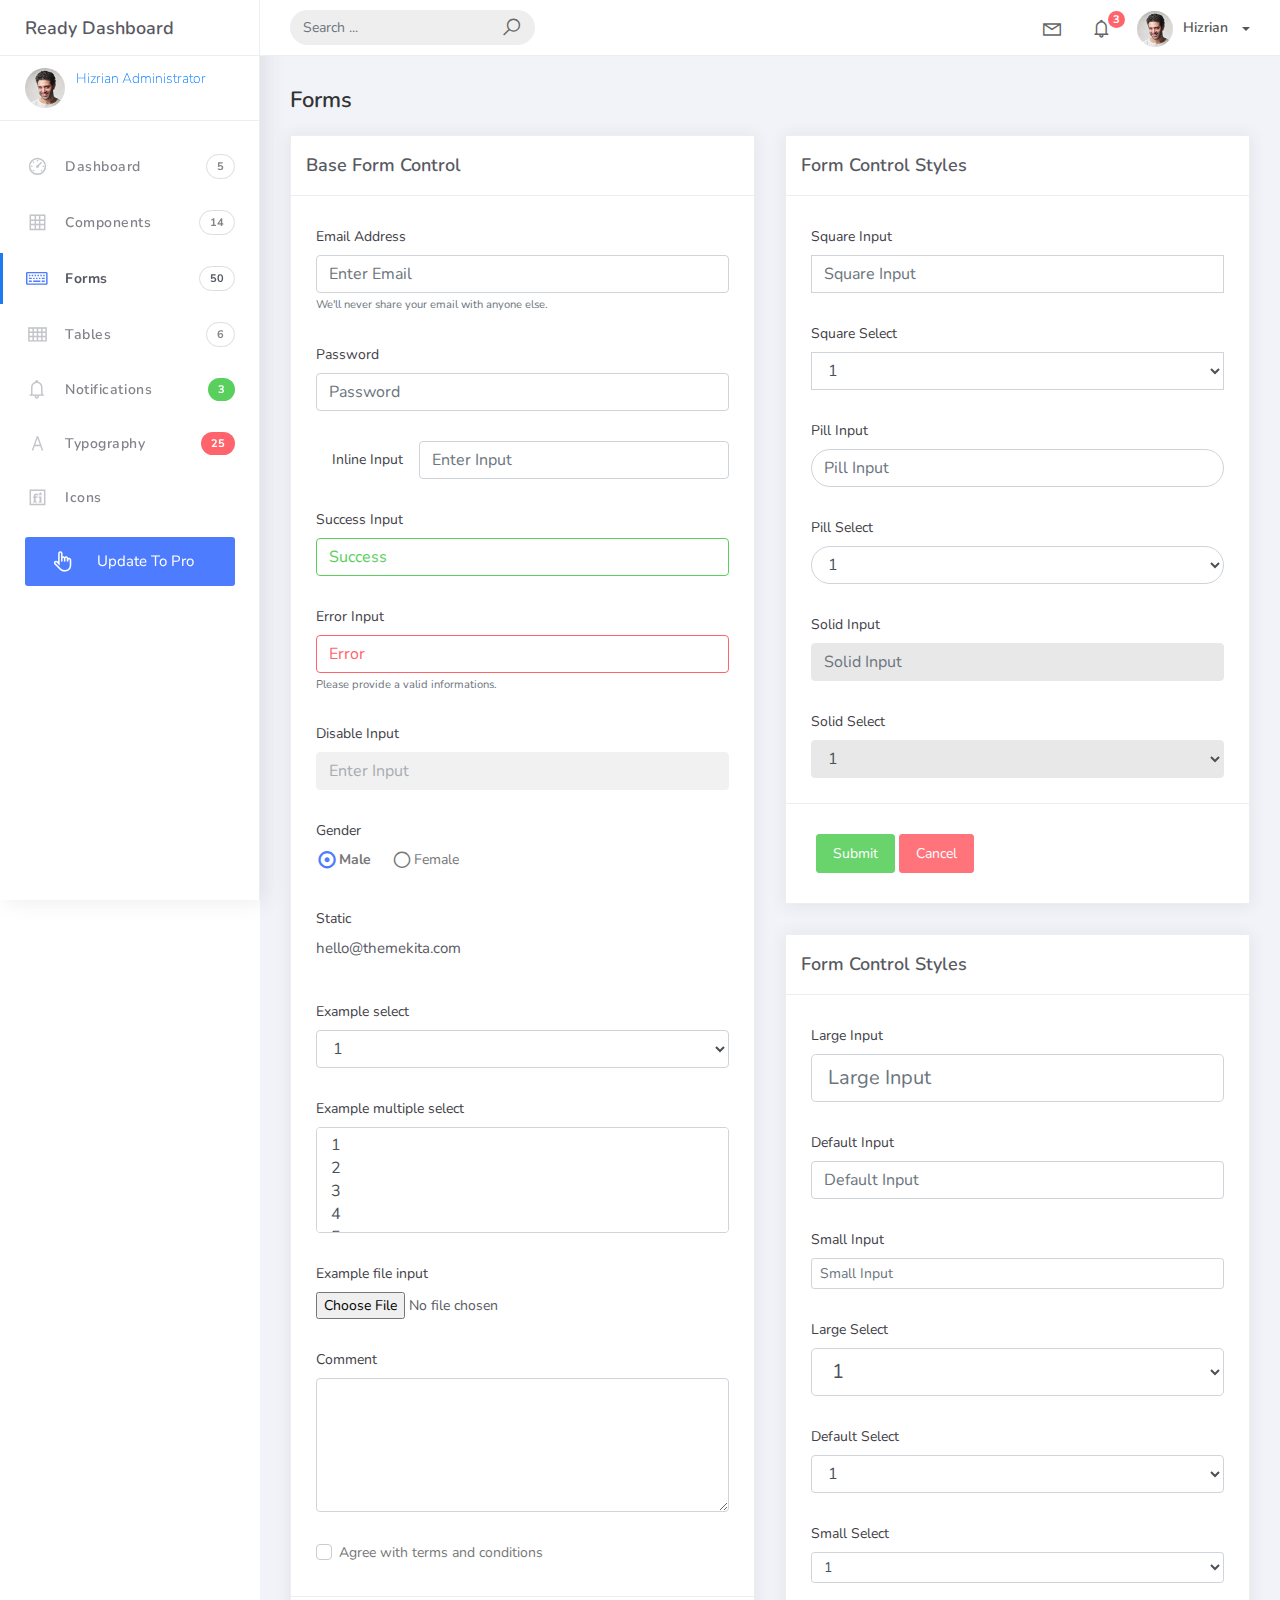
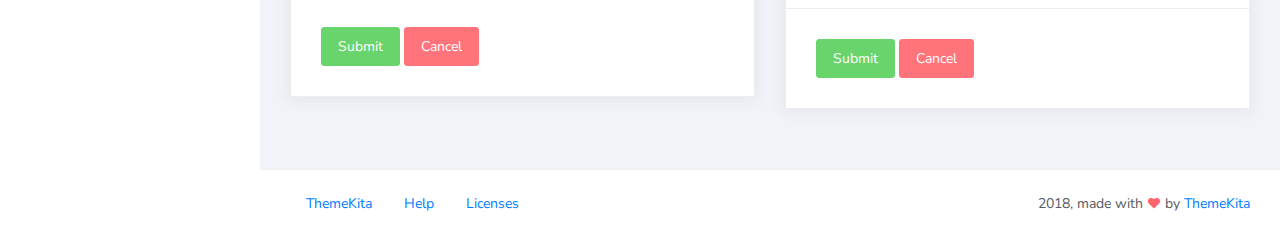
<file: UILayer/wwwroot/Templates/Ready-Bootstrap/forms.html>
<!DOCTYPE html>
<html>
<head>
	<meta http-equiv="X-UA-Compatible" content="IE=edge,chrome=1" />
	<title>Forms - Ready Bootstrap Dashboard</title>
	<meta content='width=device-width, initial-scale=1.0, maximum-scale=1.0, user-scalable=0, shrink-to-fit=no' name='viewport' />
	<link rel="stylesheet" href="assets/css/bootstrap.min.css">
	<link rel="stylesheet" href="https://fonts.googleapis.com/css?family=Nunito:200,200i,300,300i,400,400i,600,600i,700,700i,800,800i,900,900i">
	<link rel="stylesheet" href="assets/css/ready.css">
	<link rel="stylesheet" href="assets/css/demo.css">
</head>
<body>
	<div class="wrapper">
		<div class="main-header">
			<div class="logo-header">
				<a href="index.html" class="logo">
					Ready Dashboard
				</a>
				<button class="navbar-toggler sidenav-toggler ml-auto" type="button" data-toggle="collapse" data-target="collapse" aria-controls="sidebar" aria-expanded="false" aria-label="Toggle navigation">
					<span class="navbar-toggler-icon"></span>
				</button>
				<button class="topbar-toggler more"><i class="la la-ellipsis-v"></i></button>
			</div>
			<nav class="navbar navbar-header navbar-expand-lg">
				<div class="container-fluid">
					
					<form class="navbar-left navbar-form nav-search mr-md-3" action="">
						<div class="input-group">
							<input type="text" placeholder="Search ..." class="form-control">
							<div class="input-group-append">
								<span class="input-group-text">
									<i class="la la-search search-icon"></i>
								</span>
							</div>
						</div>
					</form>
					<ul class="navbar-nav topbar-nav ml-md-auto align-items-center">
						<li class="nav-item dropdown hidden-caret">
							<a class="nav-link dropdown-toggle" href="#" id="navbarDropdown" role="button" data-toggle="dropdown" aria-haspopup="true" aria-expanded="false">
								<i class="la la-envelope"></i>
							</a>
							<div class="dropdown-menu" aria-labelledby="navbarDropdown">
								<a class="dropdown-item" href="#">Action</a>
								<a class="dropdown-item" href="#">Another action</a>
								<div class="dropdown-divider"></div>
								<a class="dropdown-item" href="#">Something else here</a>
							</div>
						</li>
						<li class="nav-item dropdown hidden-caret">
							<a class="nav-link dropdown-toggle" href="#" id="navbarDropdown" role="button" data-toggle="dropdown" aria-haspopup="true" aria-expanded="false">
								<i class="la la-bell"></i>
								<span class="notification">3</span>
							</a>
							<ul class="dropdown-menu notif-box" aria-labelledby="navbarDropdown">
								<li>
									<div class="dropdown-title">You have 4 new notification</div>
								</li>
								<li>
									<div class="notif-center">
										<a href="#">
											<div class="notif-icon notif-primary"> <i class="la la-user-plus"></i> </div>
											<div class="notif-content">
												<span class="block">
													New user registered
												</span>
												<span class="time">5 minutes ago</span> 
											</div>
										</a>
										<a href="#">
											<div class="notif-icon notif-success"> <i class="la la-comment"></i> </div>
											<div class="notif-content">
												<span class="block">
													Rahmad commented on Admin
												</span>
												<span class="time">12 minutes ago</span> 
											</div>
										</a>
										<a href="#">
											<div class="notif-img"> 
												<img src="assets/img/profile2.jpg" alt="Img Profile">
											</div>
											<div class="notif-content">
												<span class="block">
													Reza send messages to you
												</span>
												<span class="time">12 minutes ago</span> 
											</div>
										</a>
										<a href="#">
											<div class="notif-icon notif-danger"> <i class="la la-heart"></i> </div>
											<div class="notif-content">
												<span class="block">
													Farrah liked Admin
												</span>
												<span class="time">17 minutes ago</span> 
											</div>
										</a>
									</div>
								</li>
								<li>
									<a class="see-all" href="javascript:void(0);"> <strong>See all notifications</strong> <i class="la la-angle-right"></i> </a>
								</li>
							</ul>
						</li>
						<li class="nav-item dropdown">
							<a class="dropdown-toggle profile-pic" data-toggle="dropdown" href="#" aria-expanded="false"> <img src="assets/img/profile.jpg" alt="user-img" width="36" class="img-circle"><span >Hizrian</span></span> </a>
							<ul class="dropdown-menu dropdown-user">
								<li>
									<div class="user-box">
										<div class="u-img"><img src="assets/img/profile.jpg" alt="user"></div>
										<div class="u-text">
											<h4>Hizrian</h4>
											<p class="text-muted">hello@themekita.com</p><a href="profile.html" class="btn btn-rounded btn-danger btn-sm">View Profile</a></div>
										</div>
									</li>
									<div class="dropdown-divider"></div>
									<a class="dropdown-item" href="#"><i class="ti-user"></i> My Profile</a>
									<a class="dropdown-item" href="#"></i> My Balance</a>
									<a class="dropdown-item" href="#"><i class="ti-email"></i> Inbox</a>
									<div class="dropdown-divider"></div>
									<a class="dropdown-item" href="#"><i class="ti-settings"></i> Account Setting</a>
									<div class="dropdown-divider"></div>
									<a class="dropdown-item" href="#"><i class="fa fa-power-off"></i> Logout</a>
								</ul>
								<!-- /.dropdown-user -->
							</li>
						</ul>
					</div>
				</nav>
			</div>
			<div class="sidebar">
				<div class="scrollbar-inner sidebar-wrapper">
					<div class="user">
						<div class="photo">
							<img src="assets/img/profile.jpg">
						</div>
						<div class="info">
							<a class="" data-toggle="collapse" href="#collapseExample" aria-expanded="true">
								<span>
									Hizrian
									<span class="user-level">Administrator</span>
									<span class="caret"></span>
								</span>
							</a>
							<div class="clearfix"></div>

							<div class="collapse in" id="collapseExample" aria-expanded="true" style="">
								<ul class="nav">
									<li>
										<a href="#profile">
											<span class="link-collapse">My Profile</span>
										</a>
									</li>
									<li>
										<a href="#edit">
											<span class="link-collapse">Edit Profile</span>
										</a>
									</li>
									<li>
										<a href="#settings">
											<span class="link-collapse">Settings</span>
										</a>
									</li>
								</ul>
							</div>
						</div>
					</div>
					<ul class="nav">
						<li class="nav-item">
							<a href="index.html">
								<i class="la la-dashboard"></i>
								<p>Dashboard</p>
								<span class="badge badge-count">5</span>
							</a>
						</li>
						<li class="nav-item">
							<a href="components.html">
								<i class="la la-table"></i>
								<p>Components</p>
								<span class="badge badge-count">14</span>
							</a>
						</li>
						<li class="nav-item active">
							<a href="forms.html">
								<i class="la la-keyboard-o"></i>
								<p>Forms</p>
								<span class="badge badge-count">50</span>
							</a>
						</li>
						<li class="nav-item">
							<a href="tables.html">
								<i class="la la-th"></i>
								<p>Tables</p>
								<span class="badge badge-count">6</span>
							</a>
						</li>
						<li class="nav-item">
							<a href="notifications.html">
								<i class="la la-bell"></i>
								<p>Notifications</p>
								<span class="badge badge-success">3</span>
							</a>
						</li>
						<li class="nav-item">
							<a href="typography.html">
								<i class="la la-font"></i>
								<p>Typography</p>
								<span class="badge badge-danger">25</span>
							</a>
						</li>
						<li class="nav-item">
							<a href="icons.html">
								<i class="la la-fonticons"></i>
								<p>Icons</p>
							</a>
						</li>
						<li class="nav-item update-pro">
							<button  data-toggle="modal" data-target="#modalUpdate">
								<i class="la la-hand-pointer-o"></i>
								<p>Update To Pro</p>
							</button>
						</li>
					</ul>
				</div>
			</div>
			<div class="main-panel">
				<div class="content">
					<div class="container-fluid">
						<h4 class="page-title">Forms</h4>
						<div class="row">
							<div class="col-md-6">
								<div class="card">
									<div class="card-header">
										<div class="card-title">Base Form Control</div>
									</div>
									<div class="card-body">
										<div class="form-group">
											<label for="email">Email Address</label>
											<input type="email" class="form-control" id="email" placeholder="Enter Email">
											<small id="emailHelp" class="form-text text-muted">We'll never share your email with anyone else.</small>
										</div>
										<div class="form-group">
											<label for="password">Password</label>
											<input type="password" class="form-control" id="password" placeholder="Password">
										</div>
										<div class="form-group form-inline">
											<label for="inlineinput" class="col-md-3 col-form-label">Inline Input</label>
											<div class="col-md-9 p-0">
												<input type="text" class="form-control input-full" id="inlineinput" placeholder="Enter Input">
											</div>
										</div>
										<div class="form-group has-success">
											<label for="successInput">Success Input</label>
											<input type="text" id="successInput" value="Success" class="form-control">
										</div>
										<div class="form-group has-error has-feedback">
											<label for="errorInput">Error Input</label>
											<input type="text" id="errorInput" value="Error" class="form-control">
											<small id="emailHelp" class="form-text text-muted">Please provide a valid informations.</small>
										</div>
										<div class="form-group">
											<label for="disableinput">Disable Input</label>
											<input type="text" class="form-control" id="disableinput" placeholder="Enter Input" disabled>
										</div>
										<div class="form-check">
											<label>Gender</label><br/>
											<label class="form-radio-label">
												<input class="form-radio-input" type="radio" name="optionsRadios" value=""  checked="">
												<span class="form-radio-sign">Male</span>
											</label>
											<label class="form-radio-label ml-3">
												<input class="form-radio-input" type="radio" name="optionsRadios" value="">
												<span class="form-radio-sign">Female</span>
											</label>
										</div>
										<div class="form-group">
											<label class="control-label">
												Static
											</label> <!----> <p class="form-control-static">hello@themekita.com</p> <!---->  <!----></div>
											<div class="form-group">
												<label for="exampleFormControlSelect1">Example select</label>
												<select class="form-control" id="exampleFormControlSelect1">
													<option>1</option>
													<option>2</option>
													<option>3</option>
													<option>4</option>
													<option>5</option>
												</select>
											</div>
											<div class="form-group">
												<label for="exampleFormControlSelect2">Example multiple select</label>
												<select multiple class="form-control" id="exampleFormControlSelect2">
													<option>1</option>
													<option>2</option>
													<option>3</option>
													<option>4</option>
													<option>5</option>
												</select>
											</div>
											<div class="form-group">
												<label for="exampleFormControlFile1">Example file input</label>
												<input type="file" class="form-control-file" id="exampleFormControlFile1">
											</div>
											<div class="form-group">
												<label for="comment">Comment</label>
												<textarea class="form-control" id="comment" rows="5">

												</textarea>
											</div>
											<div class="form-check">
												<label class="form-check-label">
													<input class="form-check-input" type="checkbox" value="">
													<span class="form-check-sign">Agree with terms and conditions</span>
												</label>
											</div>
										</div>
										<div class="card-action">
											<button class="btn btn-success">Submit</button>
											<button class="btn btn-danger">Cancel</button>
										</div>
									</div>
								</div>
								<div class="col-md-6">
									<div class="card">
										<div class="card-header">
											<div class="card-title">Form Control Styles</div>
										</div>
										<div class="card-body">
											<div class="form-group">
												<label for="squareInput">Square Input</label>
												<input type="text" class="form-control input-square" id="squareInput" placeholder="Square Input">
											</div>
											<div class="form-group">
												<label for="squareSelect">Square Select</label>
												<select class="form-control input-square" id="squareSelect">
													<option>1</option>
													<option>2</option>
													<option>3</option>
													<option>4</option>
													<option>5</option>
												</select>
											</div>
											<div class="form-group">
												<label for="pillInput">Pill Input</label>
												<input type="text" class="form-control input-pill" id="pillInput" placeholder="Pill Input">
											</div>
											<div class="form-group">
												<label for="pillSelect">Pill Select</label>
												<select class="form-control input-pill" id="pillSelect">
													<option>1</option>
													<option>2</option>
													<option>3</option>
													<option>4</option>
													<option>5</option>
												</select>
											</div>
											<div class="form-group">
												<label for="solidInput">Solid Input</label>
												<input type="text" class="form-control input-solid" id="solidInput" placeholder="Solid Input">
											</div>
											<div class="form-group">
												<label for="solidSelect">Solid Select</label>
												<select class="form-control input-solid" id="solidSelect">
													<option>1</option>
													<option>2</option>
													<option>3</option>
													<option>4</option>
													<option>5</option>
												</select>
											</div>											
										</div>
										<div class="card-action">
											<button class="btn btn-success">Submit</button>
											<button class="btn btn-danger">Cancel</button>
										</div>
									</div>
									<div class="card">
										<div class="card-header">
											<div class="card-title">Form Control Styles</div>
										</div>
										<div class="card-body">
											<div class="form-group">
												<label for="largeInput">Large Input</label>
												<input type="text" class="form-control form-control-lg" id="largeInput" placeholder="Large Input">
											</div>
											<div class="form-group">
												<label for="largeInput">Default Input</label>
												<input type="text" class="form-control form-control" id="defaultInput" placeholder="Default Input">
											</div>
											<div class="form-group">
												<label for="smallInput">Small Input</label>
												<input type="text" class="form-control form-control-sm" id="smallInput" placeholder="Small Input">
											</div>
											<div class="form-group">
												<label for="largeSelect">Large Select</label>
												<select class="form-control form-control-lg" id="largeSelect">
													<option>1</option>
													<option>2</option>
													<option>3</option>
													<option>4</option>
													<option>5</option>
												</select>
											</div>
											<div class="form-group">
												<label for="defaultSelect">Default Select</label>
												<select class="form-control form-control" id="defaultSelect">
													<option>1</option>
													<option>2</option>
													<option>3</option>
													<option>4</option>
													<option>5</option>
												</select>
											</div>
											<div class="form-group">
												<label for="smallSelect">Small Select</label>
												<select class="form-control form-control-sm" id="smallSelect">
													<option>1</option>
													<option>2</option>
													<option>3</option>
													<option>4</option>
													<option>5</option>
												</select>
											</div>
										</div>
										<div class="card-action">
											<button class="btn btn-success">Submit</button>
											<button class="btn btn-danger">Cancel</button>
										</div>
									</div>
								</div>
							</div>
						</div>
					</div>
					<footer class="footer">
						<div class="container-fluid">
							<nav class="pull-left">
								<ul class="nav">
									<li class="nav-item">
										<a class="nav-link" href="http://www.themekita.com">
											ThemeKita
										</a>
									</li>
									<li class="nav-item">
										<a class="nav-link" href="#">
											Help
										</a>
									</li>
									<li class="nav-item">
										<a class="nav-link" href="#">
											Licenses
										</a>
									</li>
								</ul>
							</nav>
							<div class="copyright ml-auto">
								2018, made with <i class="la la-heart heart text-danger"></i> by <a href="http://www.themekita.com">ThemeKita</a>
							</div>				
						</div>
					</footer>
				</div>
			</div>
		</div>
	</div>
	<!-- Modal -->
	<div class="modal fade" id="modalUpdate" tabindex="-1" role="dialog" aria-labelledby="modalUpdatePro" aria-hidden="true">
		<div class="modal-dialog modal-dialog-centered" role="document">
			<div class="modal-content">
				<div class="modal-header bg-primary">
					<h6 class="modal-title"><i class="la la-frown-o"></i> Under Development</h6>
					<button type="button" class="close" data-dismiss="modal" aria-label="Close">
						<span aria-hidden="true">&times;</span>
					</button>
				</div>
				<div class="modal-body text-center">									
					<p>Currently the pro version of the <b>Ready Dashboard</b> Bootstrap is in progress development</p>
					<p>
					<b>We'll let you know when it's done</b></p>
				</div>
				<div class="modal-footer">
					<button type="button" class="btn btn-secondary" data-dismiss="modal">Close</button>
				</div>
			</div>
		</div>
	</div>
</body>
<script src="assets/js/core/jquery.3.2.1.min.js"></script>
<script src="assets/js/plugin/jquery-ui-1.12.1.custom/jquery-ui.min.js"></script>
<script src="assets/js/core/popper.min.js"></script>
<script src="assets/js/core/bootstrap.min.js"></script>
<script src="assets/js/plugin/chartist/chartist.min.js"></script>
<script src="assets/js/plugin/chartist/plugin/chartist-plugin-tooltip.min.js"></script>
<script src="assets/js/plugin/bootstrap-notify/bootstrap-notify.min.js"></script>
<script src="assets/js/plugin/bootstrap-toggle/bootstrap-toggle.min.js"></script>
<script src="assets/js/plugin/jquery-mapael/jquery.mapael.min.js"></script>
<script src="assets/js/plugin/jquery-mapael/maps/world_countries.min.js"></script>
<script src="assets/js/plugin/chart-circle/circles.min.js"></script>
<script src="assets/js/plugin/jquery-scrollbar/jquery.scrollbar.min.js"></script>
<script src="assets/js/ready.min.js"></script>
</html>
</file>
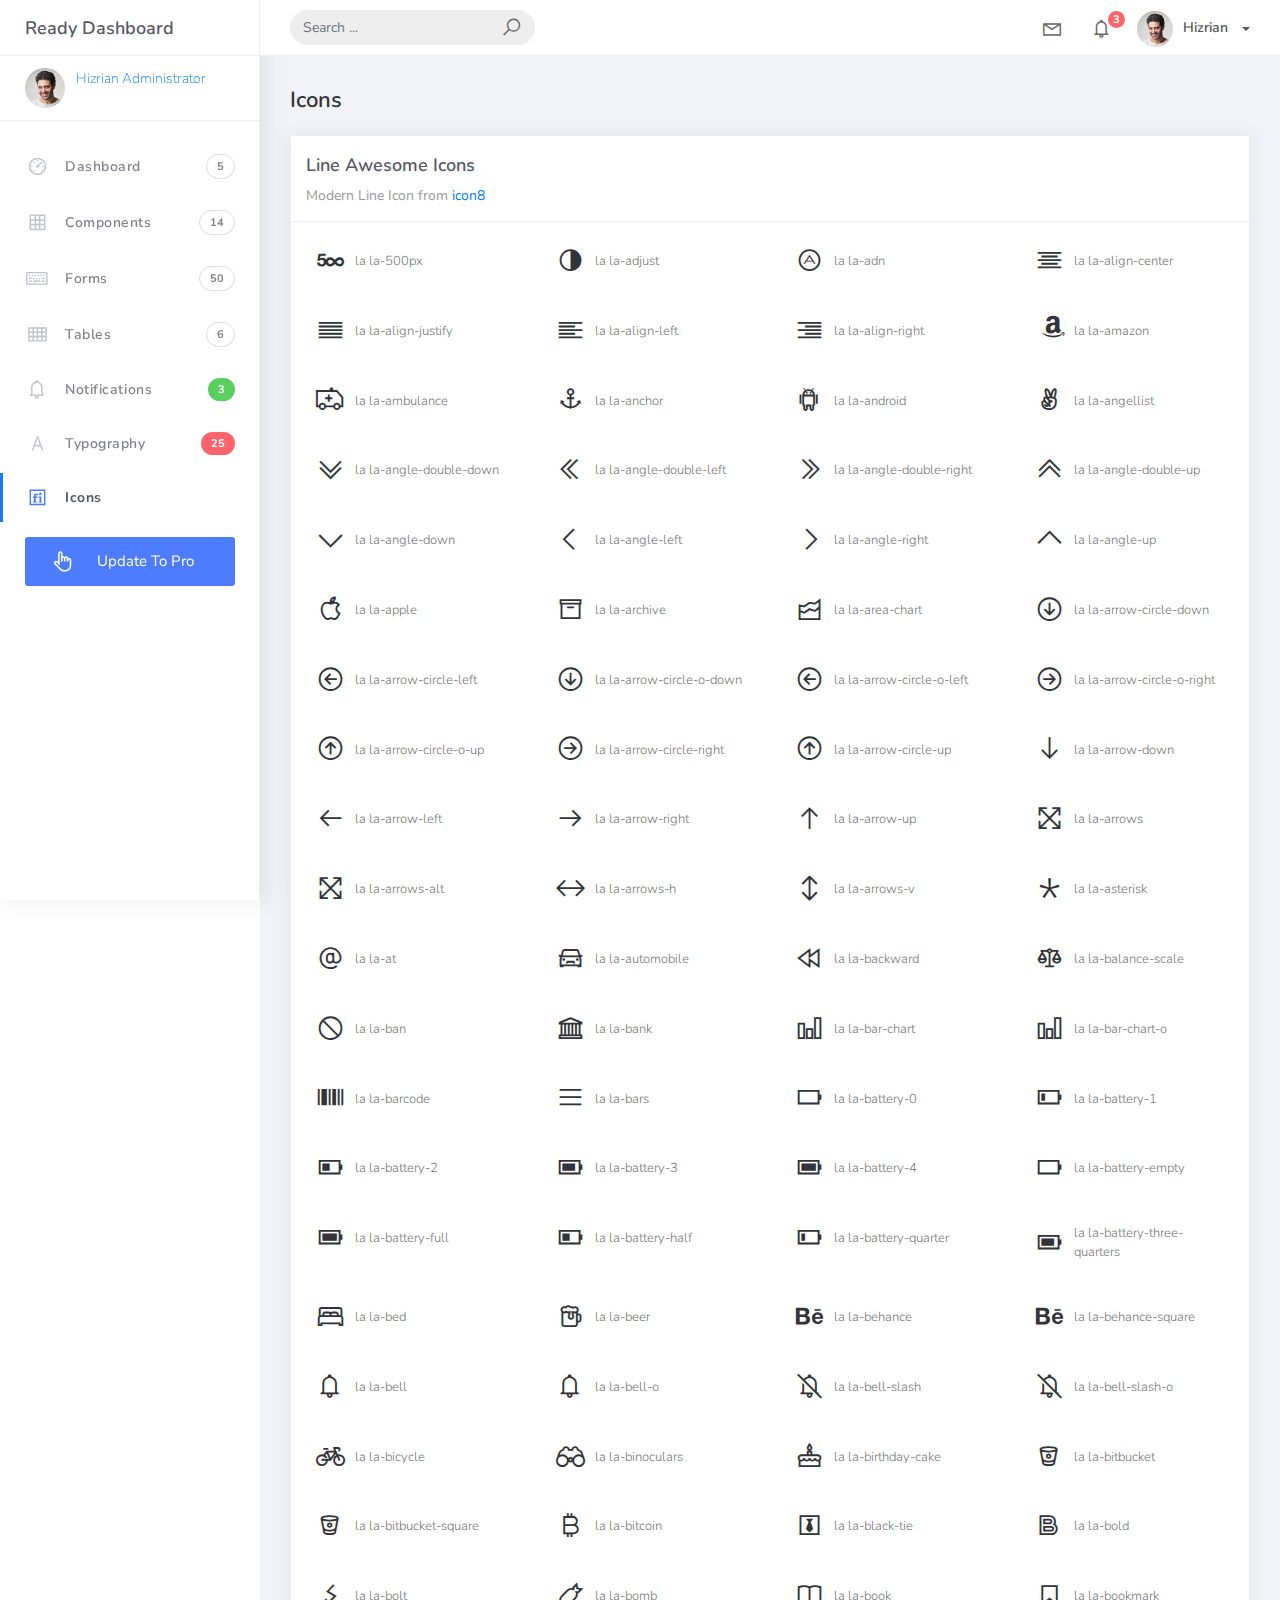
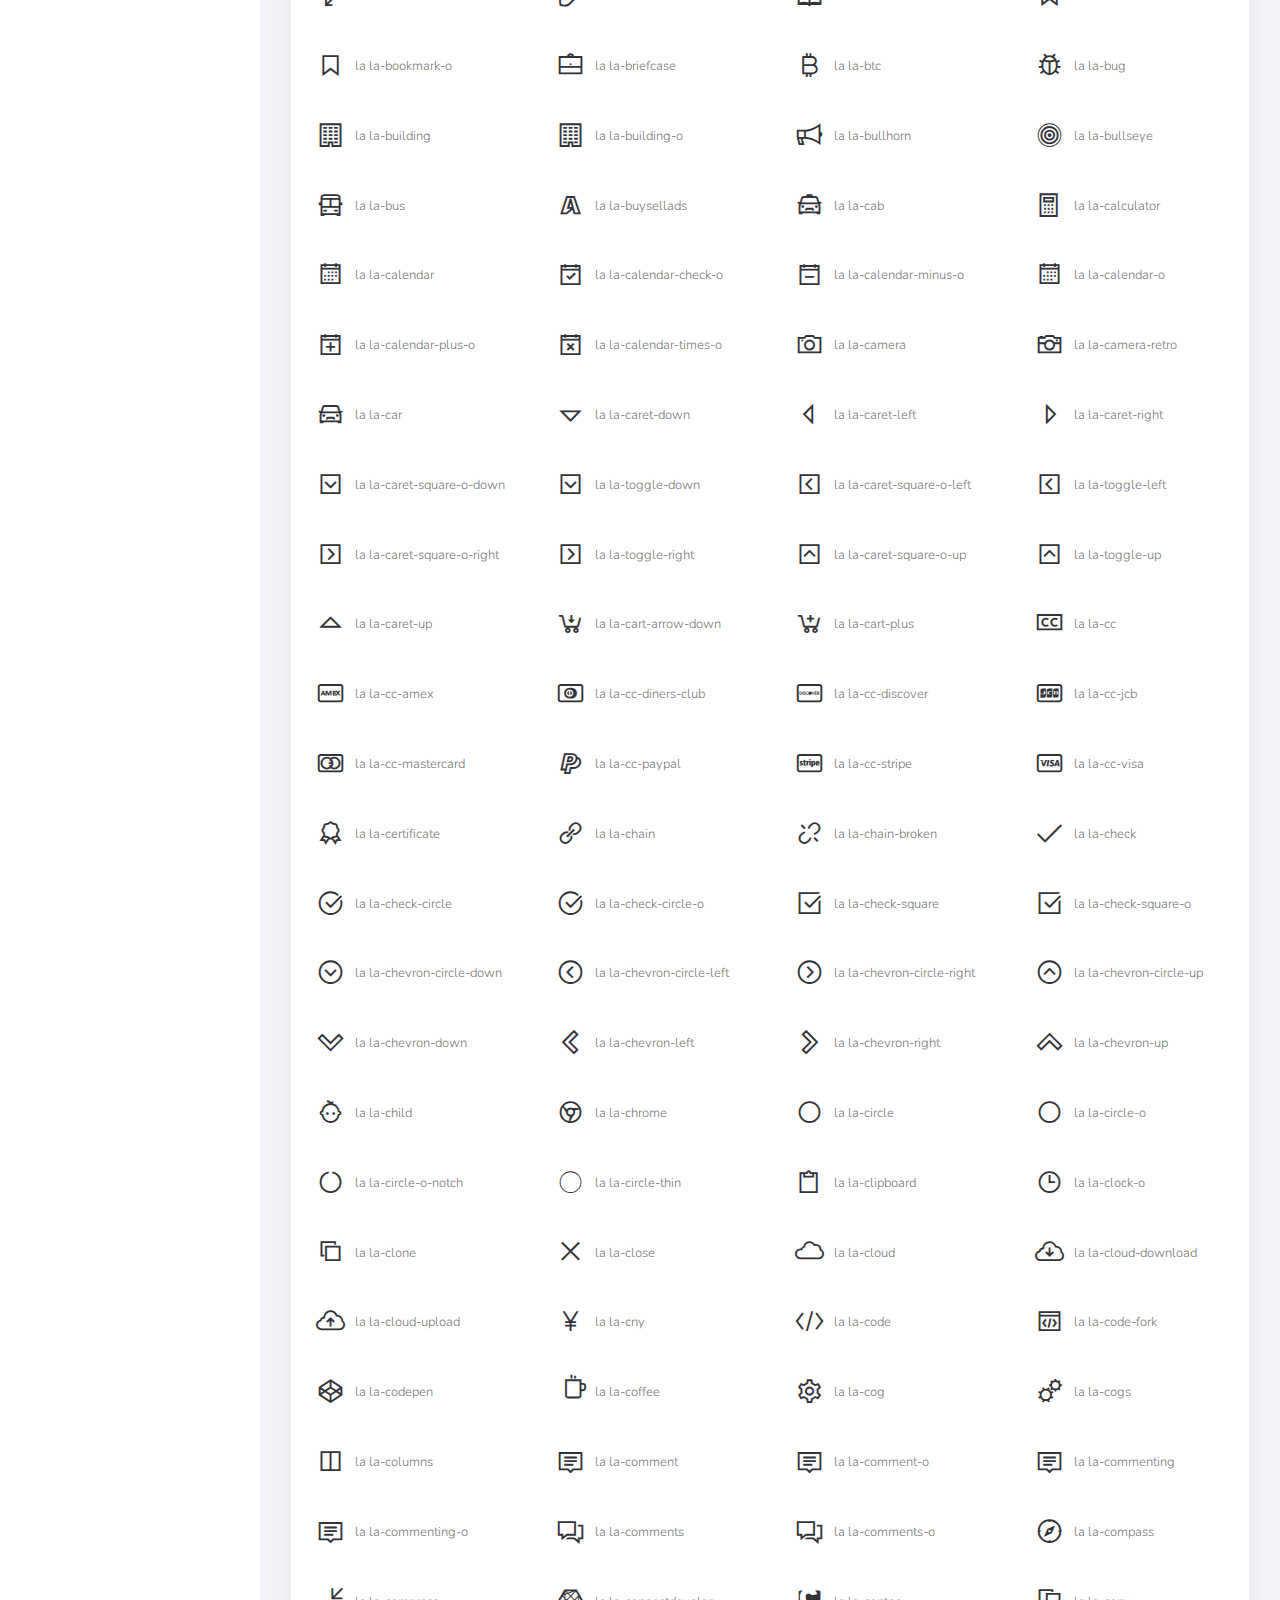
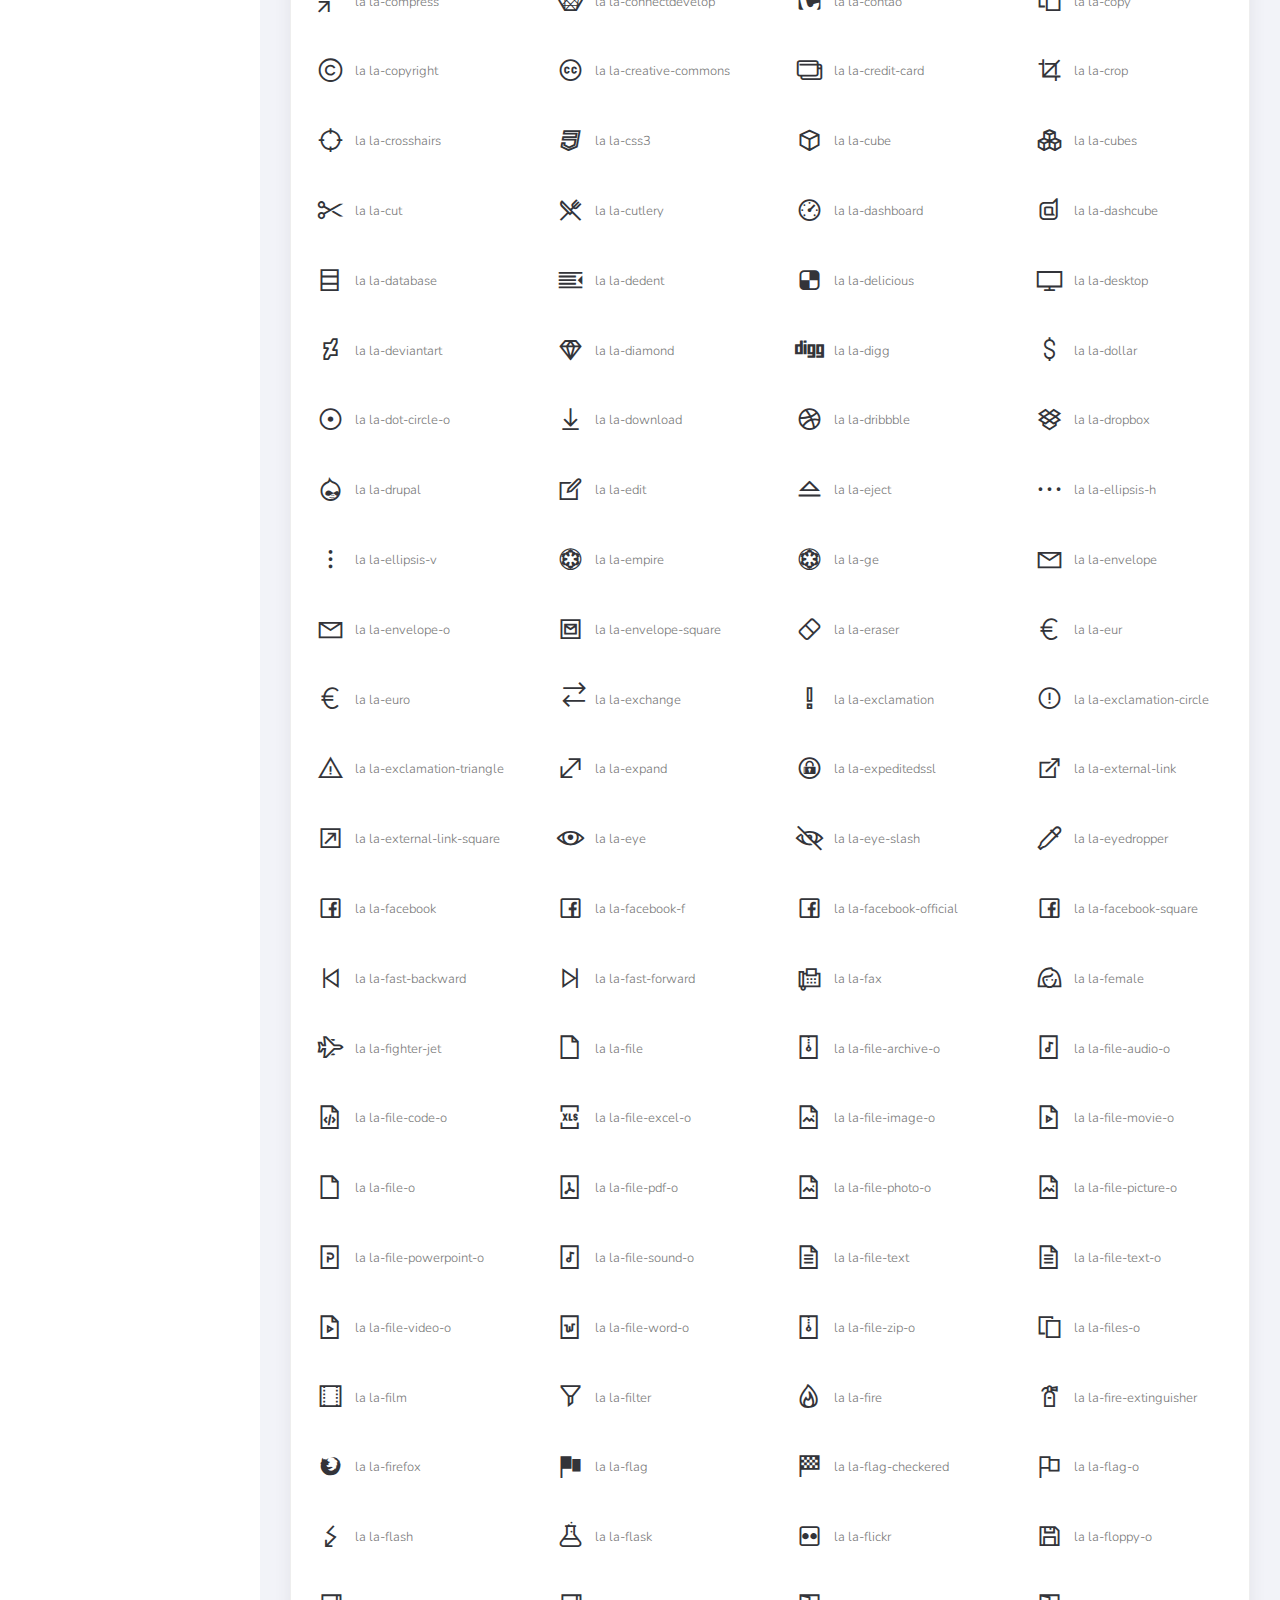
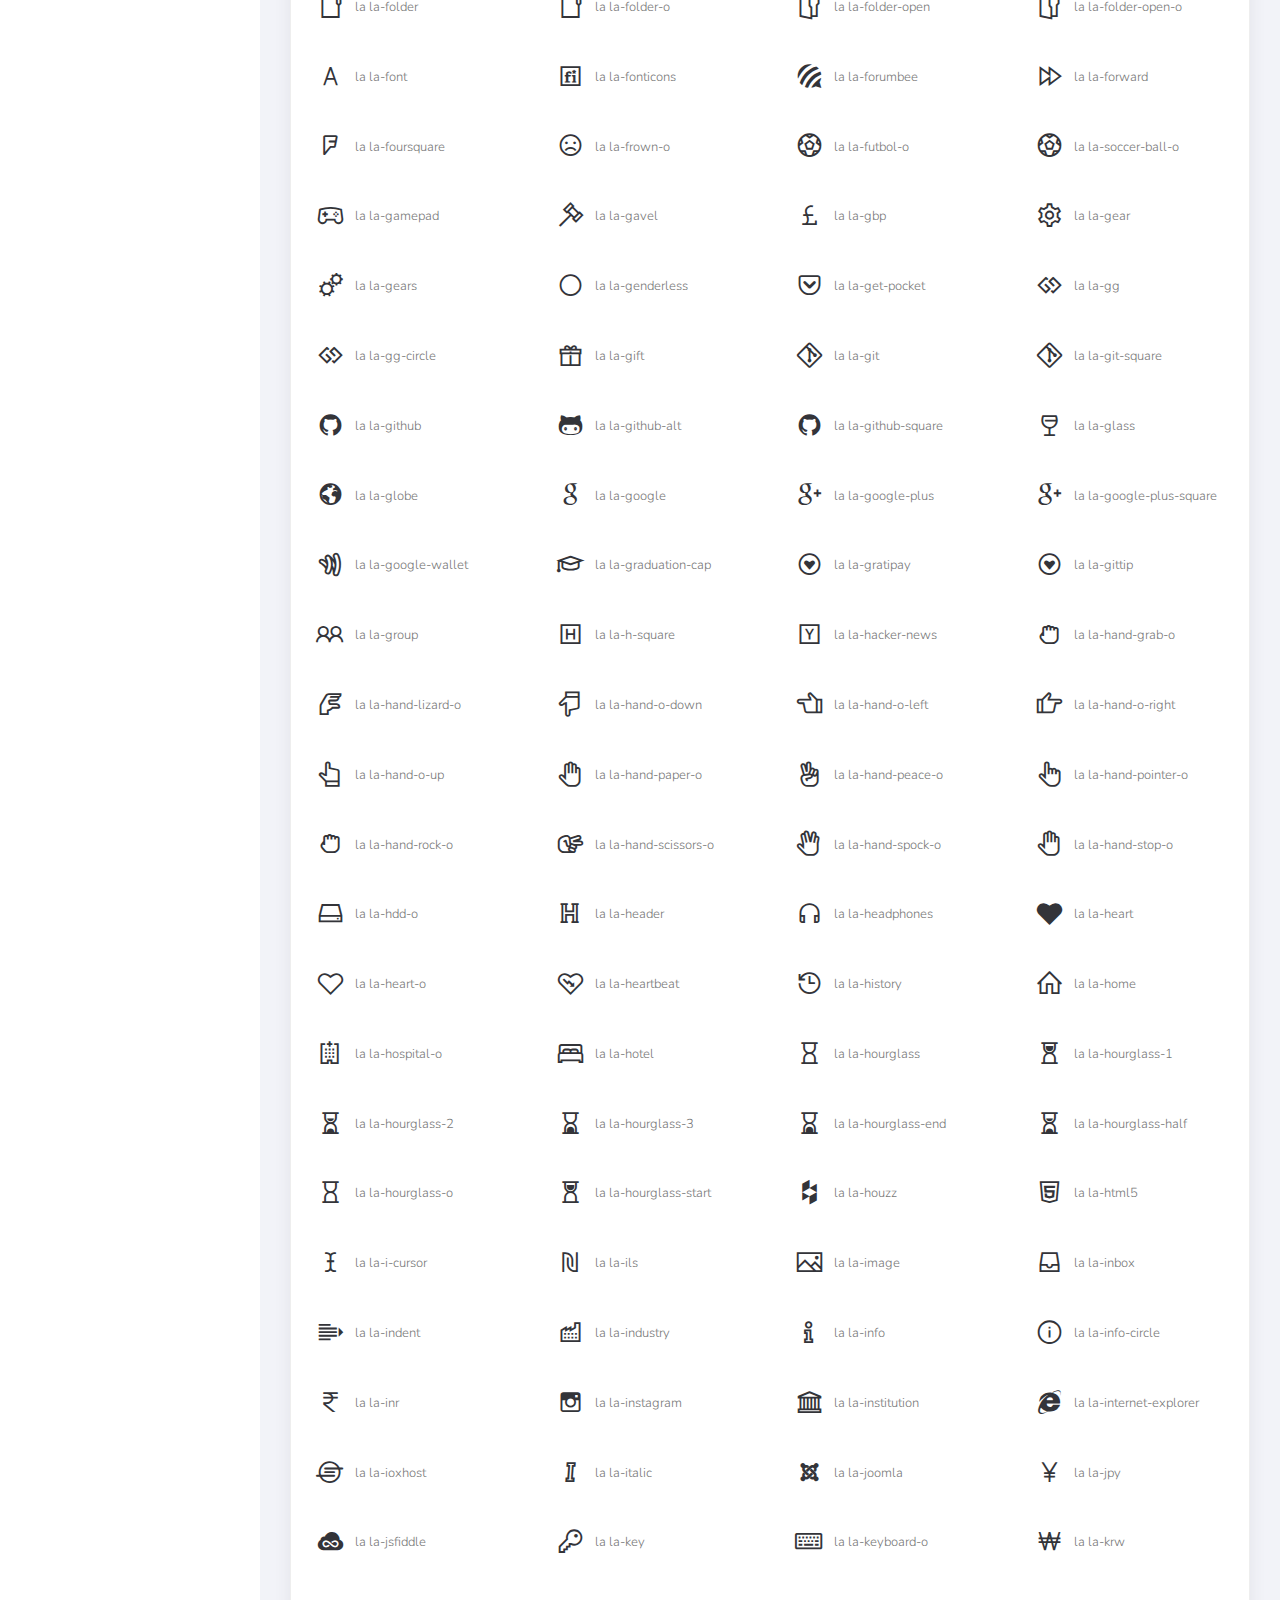
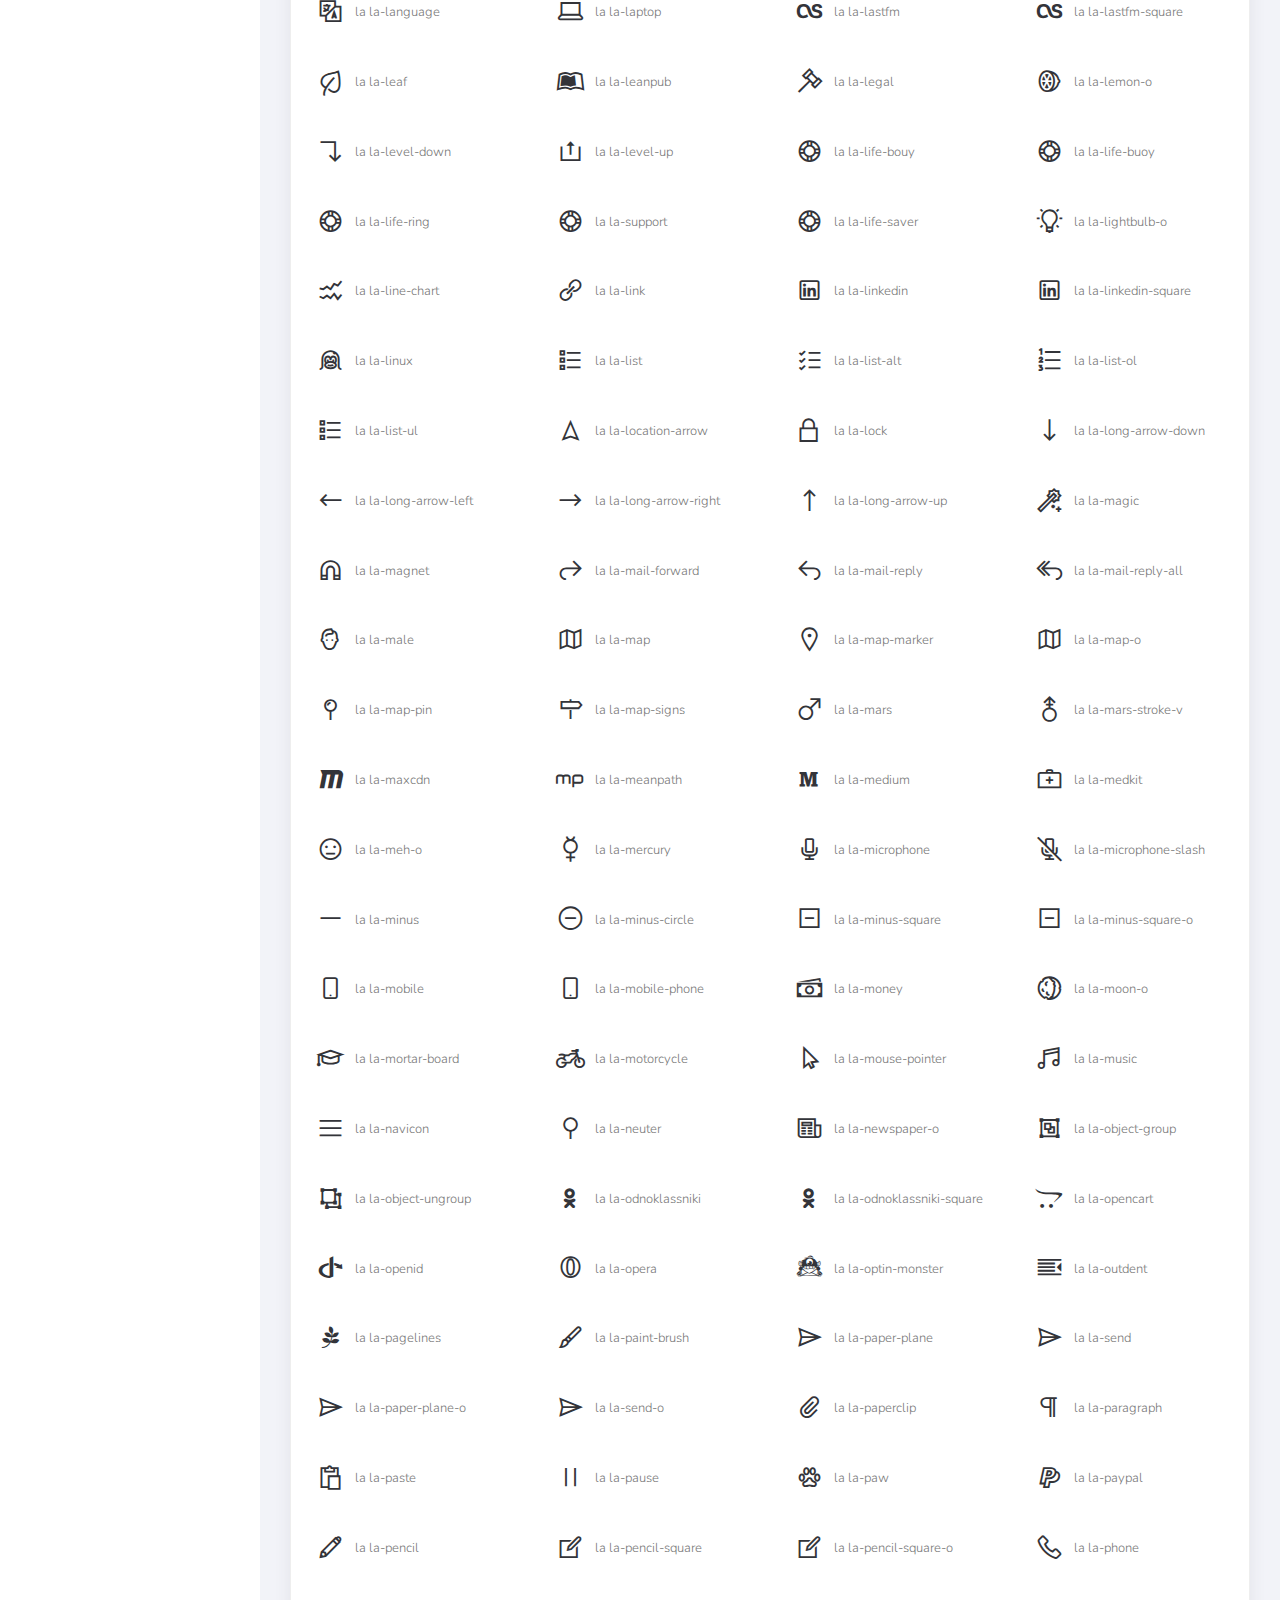
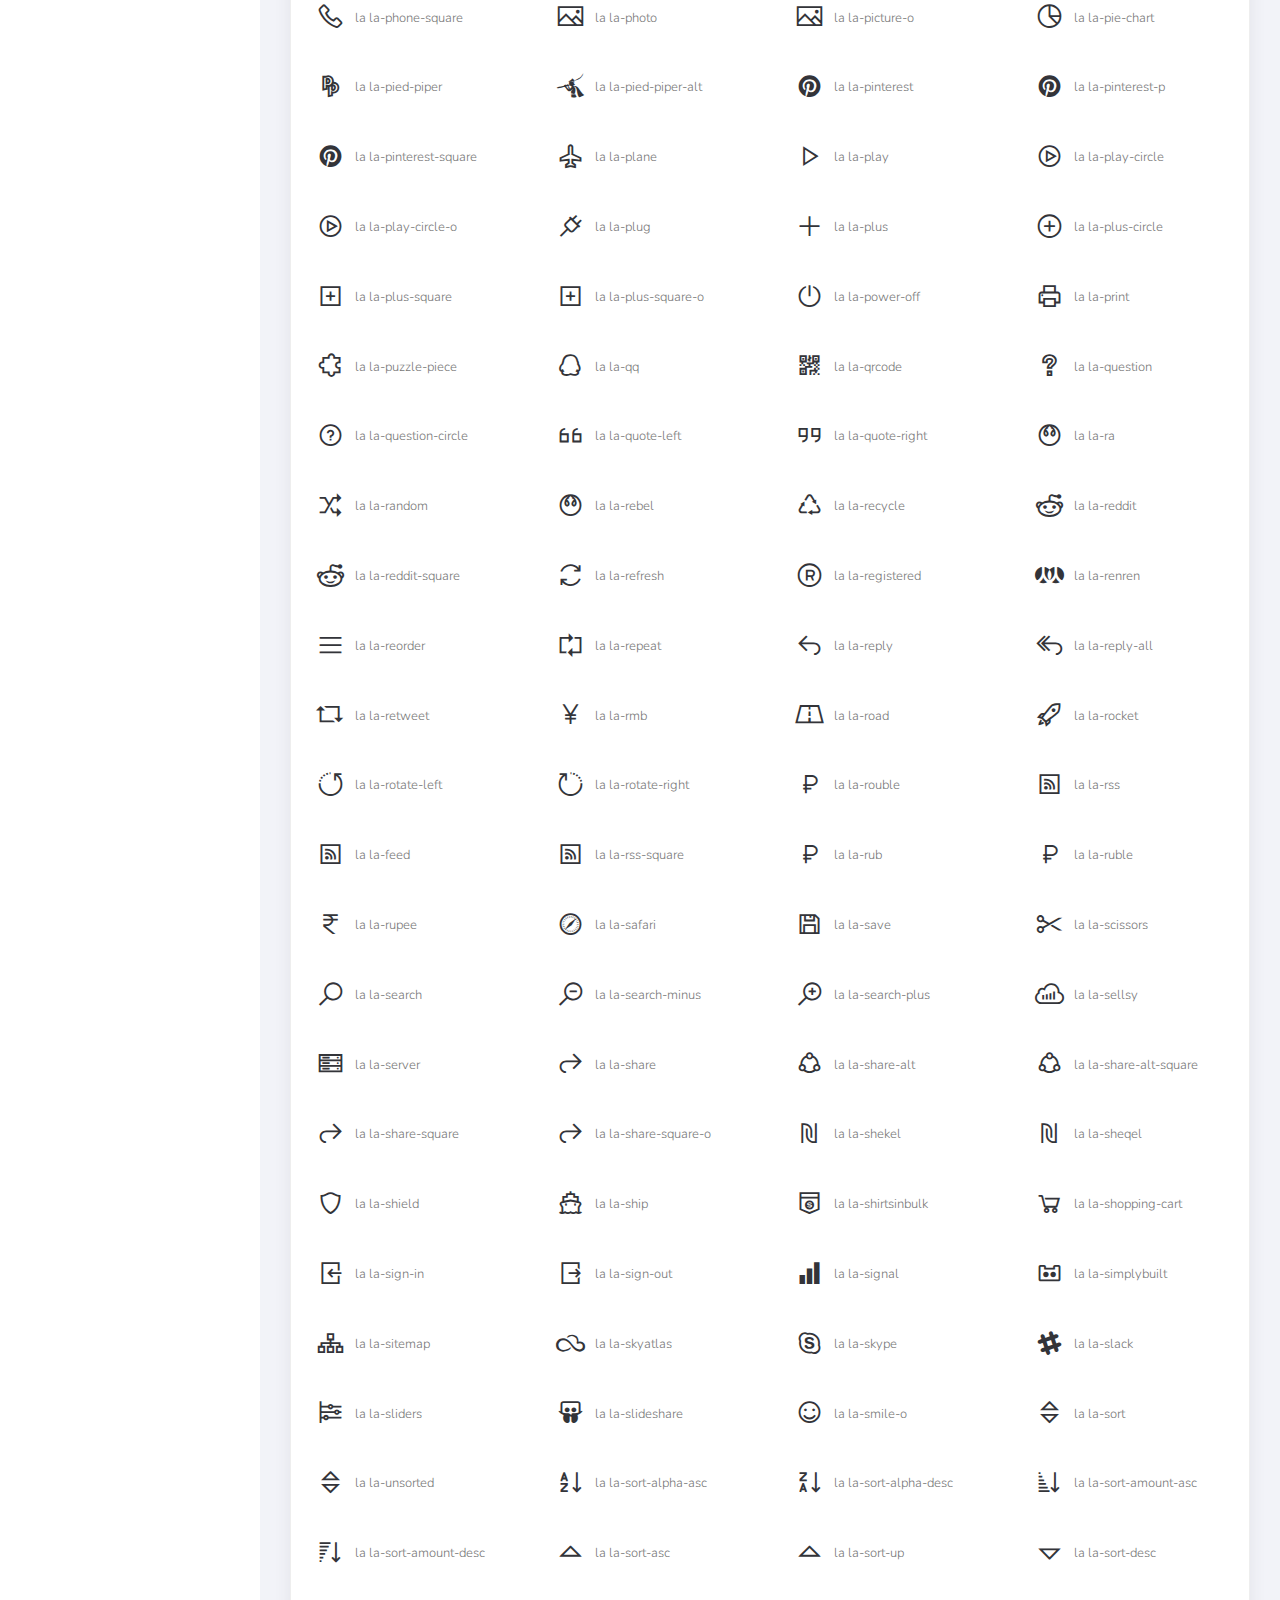
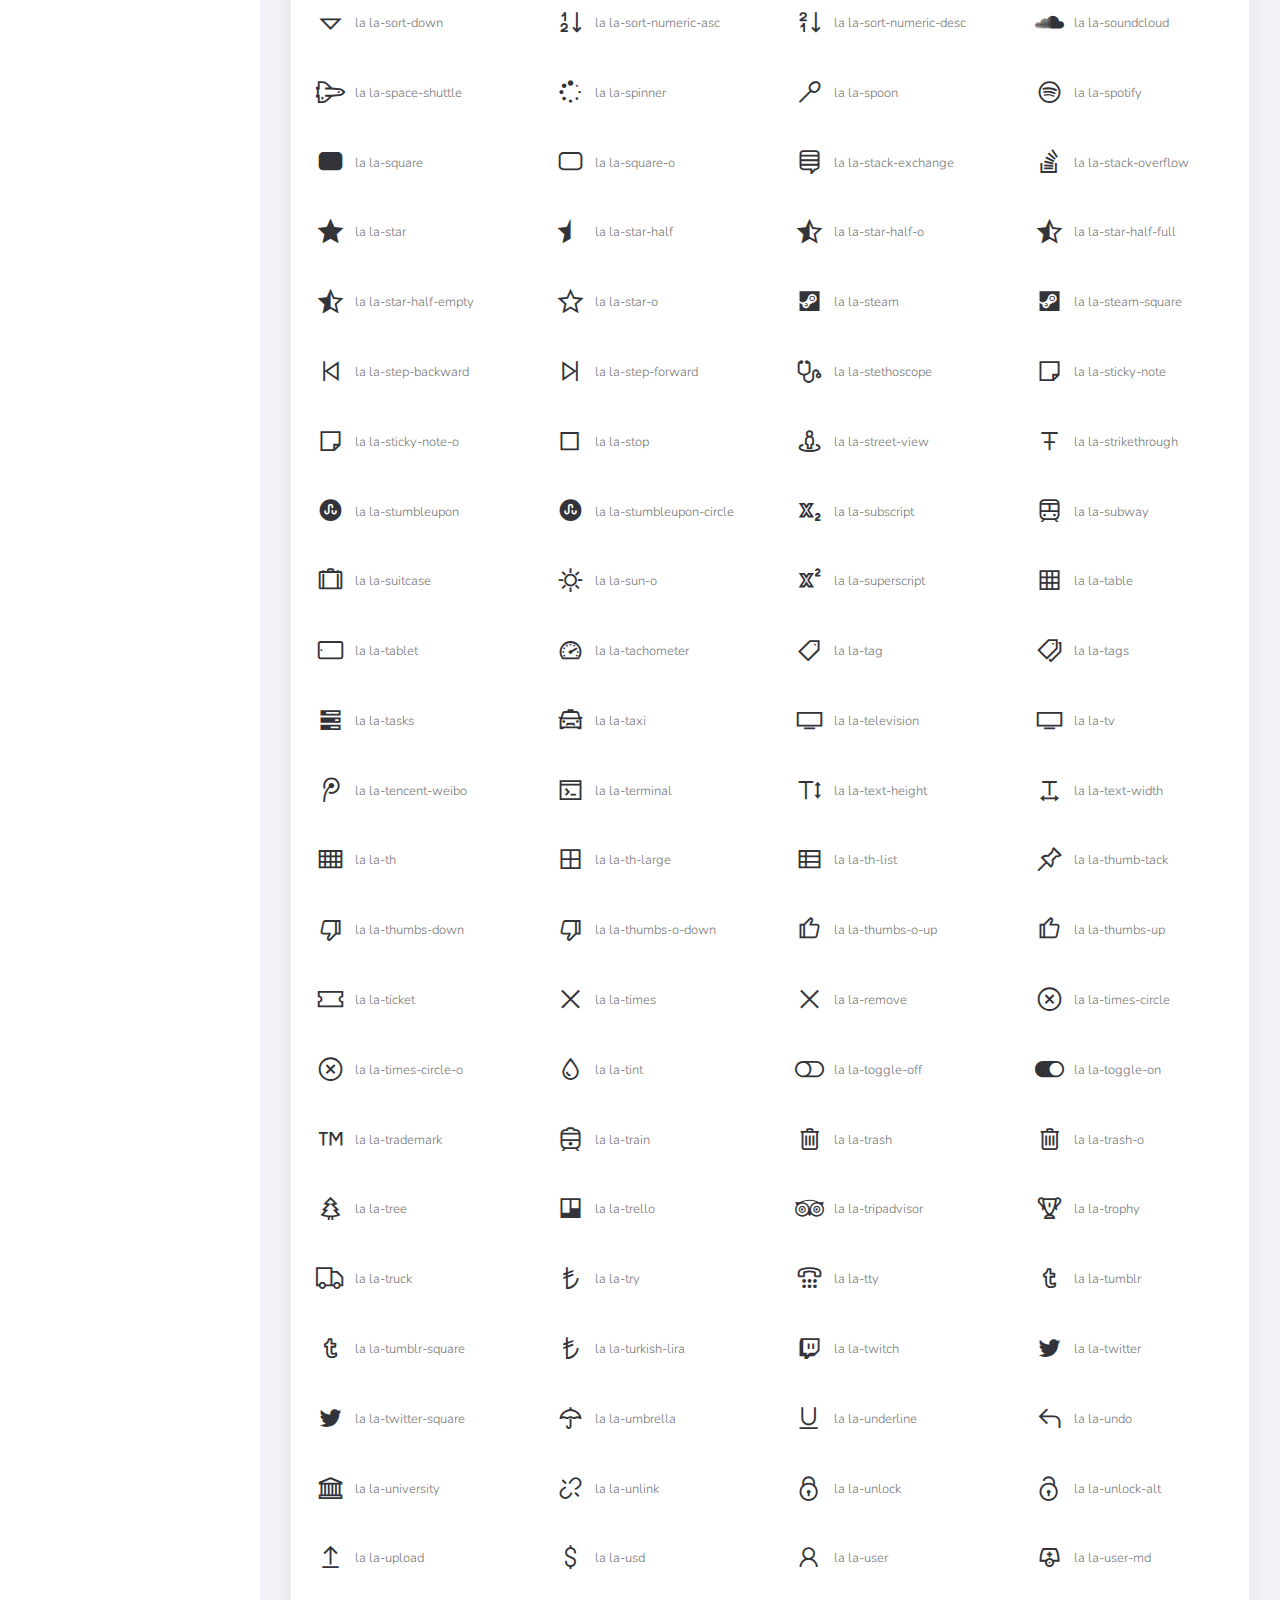
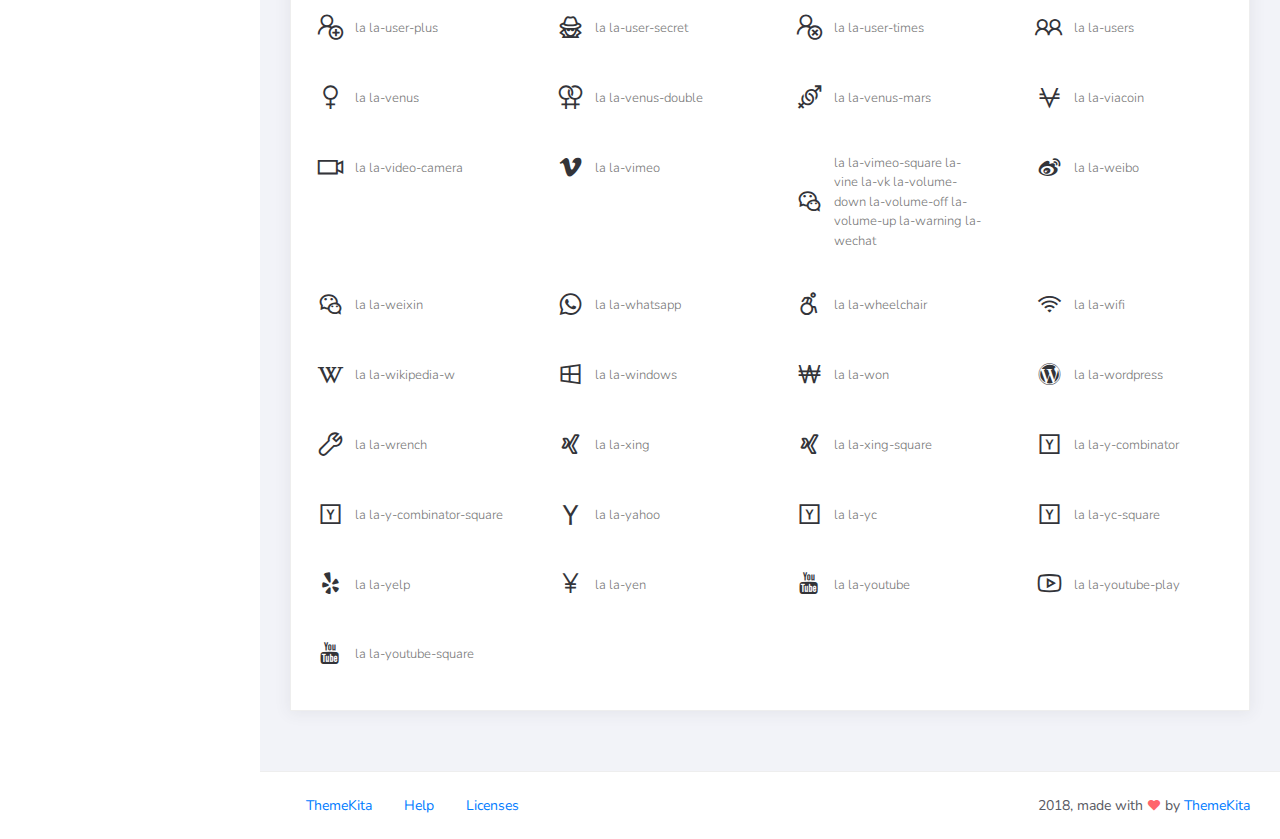
<file: UILayer/wwwroot/Templates/Ready-Bootstrap/icons.html>
<!DOCTYPE html>
<html>
<head>
	<meta http-equiv="X-UA-Compatible" content="IE=edge,chrome=1" />
	<title>Icons - Ready Bootstrap Dashboard</title>
	<meta content='width=device-width, initial-scale=1.0, maximum-scale=1.0, user-scalable=0, shrink-to-fit=no' name='viewport' />
	<link rel="stylesheet" href="assets/css/bootstrap.min.css">
	<link rel="stylesheet" href="https://fonts.googleapis.com/css?family=Nunito:200,200i,300,300i,400,400i,600,600i,700,700i,800,800i,900,900i">
	<link rel="stylesheet" href="assets/css/ready.css">
	<link rel="stylesheet" href="assets/css/demo.css">
</head>
<body>
	<div class="wrapper">
		<div class="main-header">
			<div class="logo-header">
				<a href="index.html" class="logo">
					Ready Dashboard
				</a>
				<button class="navbar-toggler sidenav-toggler ml-auto" type="button" data-toggle="collapse" data-target="collapse" aria-controls="sidebar" aria-expanded="false" aria-label="Toggle navigation">
					<span class="navbar-toggler-icon"></span>
				</button>
				<button class="topbar-toggler more"><i class="la la-ellipsis-v"></i></button>
			</div>
			<nav class="navbar navbar-header navbar-expand-lg">
				<div class="container-fluid">
					
					<form class="navbar-left navbar-form nav-search mr-md-3" action="">
						<div class="input-group">
							<input type="text" placeholder="Search ..." class="form-control">
							<div class="input-group-append">
								<span class="input-group-text">
									<i class="la la-search search-icon"></i>
								</span>
							</div>
						</div>
					</form>
					<ul class="navbar-nav topbar-nav ml-md-auto align-items-center">
						<li class="nav-item dropdown hidden-caret">
							<a class="nav-link dropdown-toggle" href="#" id="navbarDropdown" role="button" data-toggle="dropdown" aria-haspopup="true" aria-expanded="false">
								<i class="la la-envelope"></i>
							</a>
							<div class="dropdown-menu" aria-labelledby="navbarDropdown">
								<a class="dropdown-item" href="#">Action</a>
								<a class="dropdown-item" href="#">Another action</a>
								<div class="dropdown-divider"></div>
								<a class="dropdown-item" href="#">Something else here</a>
							</div>
						</li>
						<li class="nav-item dropdown hidden-caret">
							<a class="nav-link dropdown-toggle" href="#" id="navbarDropdown" role="button" data-toggle="dropdown" aria-haspopup="true" aria-expanded="false">
								<i class="la la-bell"></i>
								<span class="notification">3</span>
							</a>
							<ul class="dropdown-menu notif-box" aria-labelledby="navbarDropdown">
								<li>
									<div class="dropdown-title">You have 4 new notification</div>
								</li>
								<li>
									<div class="notif-center">
										<a href="#">
											<div class="notif-icon notif-primary"> <i class="la la-user-plus"></i> </div>
											<div class="notif-content">
												<span class="block">
													New user registered
												</span>
												<span class="time">5 minutes ago</span> 
											</div>
										</a>
										<a href="#">
											<div class="notif-icon notif-success"> <i class="la la-comment"></i> </div>
											<div class="notif-content">
												<span class="block">
													Rahmad commented on Admin
												</span>
												<span class="time">12 minutes ago</span> 
											</div>
										</a>
										<a href="#">
											<div class="notif-img"> 
												<img src="assets/img/profile2.jpg" alt="Img Profile">
											</div>
											<div class="notif-content">
												<span class="block">
													Reza send messages to you
												</span>
												<span class="time">12 minutes ago</span> 
											</div>
										</a>
										<a href="#">
											<div class="notif-icon notif-danger"> <i class="la la-heart"></i> </div>
											<div class="notif-content">
												<span class="block">
													Farrah liked Admin
												</span>
												<span class="time">17 minutes ago</span> 
											</div>
										</a>
									</div>
								</li>
								<li>
									<a class="see-all" href="javascript:void(0);"> <strong>See all notifications</strong> <i class="la la-angle-right"></i> </a>
								</li>
							</ul>
						</li>
						<li class="nav-item dropdown">
							<a class="dropdown-toggle profile-pic" data-toggle="dropdown" href="#" aria-expanded="false"> <img src="assets/img/profile.jpg" alt="user-img" width="36" class="img-circle"><span >Hizrian</span></span> </a>
							<ul class="dropdown-menu dropdown-user">
								<li>
									<div class="user-box">
										<div class="u-img"><img src="assets/img/profile.jpg" alt="user"></div>
										<div class="u-text">
											<h4>Hizrian</h4>
											<p class="text-muted">hello@themekita.com</p><a href="profile.html" class="btn btn-rounded btn-danger btn-sm">View Profile</a></div>
										</div>
									</li>
									<div class="dropdown-divider"></div>
									<a class="dropdown-item" href="#"><i class="ti-user"></i> My Profile</a>
									<a class="dropdown-item" href="#"></i> My Balance</a>
									<a class="dropdown-item" href="#"><i class="ti-email"></i> Inbox</a>
									<div class="dropdown-divider"></div>
									<a class="dropdown-item" href="#"><i class="ti-settings"></i> Account Setting</a>
									<div class="dropdown-divider"></div>
									<a class="dropdown-item" href="#"><i class="fa fa-power-off"></i> Logout</a>
								</ul>
								<!-- /.dropdown-user -->
							</li>
						</ul>
					</div>
				</nav>
			</div>
			<div class="sidebar">
				<div class="scrollbar-inner sidebar-wrapper">
					<div class="user">
						<div class="photo">
							<img src="assets/img/profile.jpg">
						</div>
						<div class="info">
							<a class="" data-toggle="collapse" href="#collapseExample" aria-expanded="true">
								<span>
									Hizrian
									<span class="user-level">Administrator</span>
									<span class="caret"></span>
								</span>
							</a>
							<div class="clearfix"></div>

							<div class="collapse in" id="collapseExample" aria-expanded="true" style="">
								<ul class="nav">
									<li>
										<a href="#profile">
											<span class="link-collapse">My Profile</span>
										</a>
									</li>
									<li>
										<a href="#edit">
											<span class="link-collapse">Edit Profile</span>
										</a>
									</li>
									<li>
										<a href="#settings">
											<span class="link-collapse">Settings</span>
										</a>
									</li>
								</ul>
							</div>
						</div>
					</div>
					<ul class="nav">
						<li class="nav-item">
							<a href="index.html">
								<i class="la la-dashboard"></i>
								<p>Dashboard</p>
								<span class="badge badge-count">5</span>
							</a>
						</li>
						<li class="nav-item">
							<a href="components.html">
								<i class="la la-table"></i>
								<p>Components</p>
								<span class="badge badge-count">14</span>
							</a>
						</li>
						<li class="nav-item">
							<a href="forms.html">
								<i class="la la-keyboard-o"></i>
								<p>Forms</p>
								<span class="badge badge-count">50</span>
							</a>
						</li>
						<li class="nav-item">
							<a href="tables.html">
								<i class="la la-th"></i>
								<p>Tables</p>
								<span class="badge badge-count">6</span>
							</a>
						</li>
						<li class="nav-item">
							<a href="notifications.html">
								<i class="la la-bell"></i>
								<p>Notifications</p>
								<span class="badge badge-success">3</span>
							</a>
						</li>
						<li class="nav-item">
							<a href="typography.html">
								<i class="la la-font"></i>
								<p>Typography</p>
								<span class="badge badge-danger">25</span>
							</a>
						</li>
						<li class="nav-item active">
							<a href="icons.html">
								<i class="la la-fonticons"></i>
								<p>Icons</p>
							</a>
						</li>
						<li class="nav-item update-pro">
							<button  data-toggle="modal" data-target="#modalUpdate">
								<i class="la la-hand-pointer-o"></i>
								<p>Update To Pro</p>
							</button>
						</li>
					</ul>
				</div>
			</div>
			<div class="main-panel">
				<div class="content">
					<div class="container-fluid">
						<h4 class="page-title">Icons</h4>
						<div class="row">
							<div class="col-md-12">
								<div class="card">
									<div class="card-header">
										<div class="card-title">Line Awesome Icons</div>
										<div class="card-category">Modern Line Icon from <a class="link" href="https://icons8.com/line-awesome">icon8</a></div>
									</div>
									<div class="card-body">
										<div id="row-demo-icon" class="row">
										</div>
									</div>
								</div>
							</div>
						</div>
					</div>
				</div>
				<footer class="footer">
					<div class="container-fluid">
						<nav class="pull-left">
							<ul class="nav">
								<li class="nav-item">
									<a class="nav-link" href="http://www.themekita.com">
										ThemeKita
									</a>
								</li>
								<li class="nav-item">
									<a class="nav-link" href="#">
										Help
									</a>
								</li>
								<li class="nav-item">
									<a class="nav-link" href="https://themewagon.com/license/#free-item">
										Licenses
									</a>
								</li>
							</ul>
						</nav>
						<div class="copyright ml-auto">
							2018, made with <i class="la la-heart heart text-danger"></i> by <a href="http://www.themekita.com">ThemeKita</a>
						</div>				
					</div>
				</footer>
			</div>
		</div>
	</div>
	<!-- Modal -->
	<div class="modal fade" id="modalUpdate" tabindex="-1" role="dialog" aria-labelledby="modalUpdatePro" aria-hidden="true">
		<div class="modal-dialog modal-dialog-centered" role="document">
			<div class="modal-content">
				<div class="modal-header bg-primary">
					<h6 class="modal-title"><i class="la la-frown-o"></i> Under Development</h6>
					<button type="button" class="close" data-dismiss="modal" aria-label="Close">
						<span aria-hidden="true">&times;</span>
					</button>
				</div>
				<div class="modal-body text-center">									
					<p>Currently the pro version of the <b>Ready Dashboard</b> Bootstrap is in progress development</p>
					<p>
					<b>We'll let you know when it's done</b></p>
				</div>
				<div class="modal-footer">
					<button type="button" class="btn btn-secondary" data-dismiss="modal">Close</button>
				</div>
			</div>
		</div>
	</div>
</body>
<script src="assets/js/core/jquery.3.2.1.min.js"></script>
<script src="assets/js/plugin/jquery-ui-1.12.1.custom/jquery-ui.min.js"></script>
<script src="assets/js/core/popper.min.js"></script>
<script src="assets/js/core/bootstrap.min.js"></script>
<script src="assets/js/plugin/chartist/chartist.min.js"></script>
<script src="assets/js/plugin/chartist/plugin/chartist-plugin-tooltip.min.js"></script>
<script src="assets/js/plugin/bootstrap-notify/bootstrap-notify.min.js"></script>
<script src="assets/js/plugin/bootstrap-toggle/bootstrap-toggle.min.js"></script>
<script src="assets/js/plugin/jquery-mapael/jquery.mapael.min.js"></script>
<script src="assets/js/plugin/jquery-mapael/maps/world_countries.min.js"></script>
<script src="assets/js/plugin/chart-circle/circles.min.js"></script>
<script src="assets/js/plugin/jquery-scrollbar/jquery.scrollbar.min.js"></script>
<script src="assets/js/ready.min.js"></script>
<script type="text/javascript">
	var iconClass = ['la-500px', 'la-adjust', 'la-adn', 'la-align-center', 'la-align-justify',
	'la-align-left', 'la-align-right', 'la-amazon', 'la-ambulance', 'la-anchor', 'la-android', 'la-angellist', 'la-angle-double-down', 'la-angle-double-left', 'la-angle-double-right', 'la-angle-double-up', 'la-angle-down', 'la-angle-left', 'la-angle-right', 'la-angle-up', 'la-apple', 'la-archive', 'la-area-chart', ' la-arrow-circle-down', 'la-arrow-circle-left', 'la-arrow-circle-o-down', 'la-arrow-circle-o-left', 'la-arrow-circle-o-right', 'la-arrow-circle-o-up', 'la-arrow-circle-right', 'la-arrow-circle-up', 'la-arrow-down', 'la-arrow-left', 'la-arrow-right', 'la-arrow-up', 'la-arrows', 'la-arrows-alt', 'la-arrows-h', 'la-arrows-v', 'la-asterisk', 'la-at', 'la-automobile', 'la-backward', 'la-balance-scale', 'la-ban', 'la-bank', 'la-bar-chart', 'la-bar-chart-o', 'la-barcode', 'la-bars', 'la-battery-0', 'la-battery-1', 'la-battery-2', 'la-battery-3', 'la-battery-4', 'la-battery-empty', 'la-battery-full', 'la-battery-half', 'la-battery-quarter', 'la-battery-three-quarters', 'la-bed', 'la-beer', 'la-behance', 'la-behance-square', 'la-bell', 'la-bell-o', 'la-bell-slash', 'la-bell-slash-o', 'la-bicycle', 'la-binoculars', 'la-birthday-cake', 'la-bitbucket', 'la-bitbucket-square', 'la-bitcoin', 'la-black-tie', 'la-bold', 'la-bolt', 'la-bomb', 'la-book', 'la-bookmark', 'la-bookmark-o', 'la-briefcase', 'la-btc', 'la-bug', 'la-building', 'la-building-o', 'la-bullhorn', 'la-bullseye', 'la-bus', 'la-buysellads', 'la-cab', 'la-calculator', 'la-calendar', 'la-calendar-check-o', 'la-calendar-minus-o', 'la-calendar-o', 'la-calendar-plus-o', 'la-calendar-times-o', 'la-camera', 'la-camera-retro', 'la-car', 'la-caret-down', 'la-caret-left', 'la-caret-right', 'la-caret-square-o-down', 'la-toggle-down', 'la-caret-square-o-left', 'la-toggle-left', 'la-caret-square-o-right', 'la-toggle-right', 'la-caret-square-o-up', 'la-toggle-up', 'la-caret-up', 'la-cart-arrow-down', 'la-cart-plus', 'la-cc', 'la-cc-amex', 'la-cc-diners-club', 'la-cc-discover', 'la-cc-jcb', 'la-cc-mastercard', 'la-cc-paypal', 'la-cc-stripe', 'la-cc-visa', 'la-certificate', 'la-chain', 'la-chain-broken', 'la-check', 'la-check-circle', 'la-check-circle-o', 'la-check-square', 'la-check-square-o', 'la-chevron-circle-down', 'la-chevron-circle-left', 'la-chevron-circle-right', 'la-chevron-circle-up', 'la-chevron-down', 'la-chevron-left', 'la-chevron-right', 'la-chevron-up', 'la-child', 'la-chrome', 'la-circle', 'la-circle-o', 'la-circle-o-notch', 'la-circle-thin', 'la-clipboard', 'la-clock-o', 'la-clone', 'la-close', 'la-cloud', 'la-cloud-download', 'la-cloud-upload', 'la-cny', 'la-code', 'la-code-fork', 'la-codepen', 'la-coffee', 'la-cog', 'la-cogs', 'la-columns', 'la-comment', 'la-comment-o', 'la-commenting', 'la-commenting-o', 'la-comments', 'la-comments-o', 'la-compass', 'la-compress', 'la-connectdevelop', 'la-contao', 'la-copy', 'la-copyright', 'la-creative-commons', 'la-credit-card', 'la-crop', 'la-crosshairs', 'la-css3', 'la-cube', 'la-cubes', 'la-cut', 'la-cutlery', 'la-dashboard', 'la-dashcube', 'la-database', 'la-dedent', 'la-delicious', 'la-desktop', 'la-deviantart', 'la-diamond', 'la-digg', 'la-dollar', 'la-dot-circle-o', 'la-download', 'la-dribbble', 'la-dropbox', 'la-drupal', 'la-edit', 'la-eject', 'la-ellipsis-h', 'la-ellipsis-v', 'la-empire', 'la-ge', 'la-envelope', 'la-envelope-o', 'la-envelope-square', 'la-eraser', 'la-eur', 'la-euro', 'la-exchange', 'la-exclamation', 'la-exclamation-circle', 'la-exclamation-triangle', 'la-expand', 'la-expeditedssl', 'la-external-link', 'la-external-link-square', 'la-eye', 'la-eye-slash', 'la-eyedropper', 'la-facebook', 'la-facebook-f', 'la-facebook-official', 'la-facebook-square', 'la-fast-backward', 'la-fast-forward', 'la-fax', 'la-female', 'la-fighter-jet', 'la-file', 'la-file-archive-o', 'la-file-audio-o', 'la-file-code-o', 'la-file-excel-o', 'la-file-image-o', 'la-file-movie-o', 'la-file-o', 'la-file-pdf-o', 'la-file-photo-o', 'la-file-picture-o', 'la-file-powerpoint-o', 'la-file-sound-o', 'la-file-text', 'la-file-text-o', 'la-file-video-o', 'la-file-word-o', 'la-file-zip-o', 'la-files-o', 'la-film', 'la-filter', 'la-fire', 'la-fire-extinguisher', 'la-firefox', 'la-flag', 'la-flag-checkered', 'la-flag-o', 'la-flash', 'la-flask', 'la-flickr', 'la-floppy-o', 'la-folder', 'la-folder-o', 'la-folder-open', 'la-folder-open-o', 'la-font', 'la-fonticons', 'la-forumbee', 'la-forward', 'la-foursquare', 'la-frown-o', 'la-futbol-o', 'la-soccer-ball-o', 'la-gamepad', 'la-gavel', 'la-gbp', 'la-gear', 'la-gears', 'la-genderless', 'la-get-pocket', 'la-gg', 'la-gg-circle', 'la-gift', 'la-git', 'la-git-square', 'la-github', 'la-github-alt', 'la-github-square', 'la-glass', 'la-globe', 'la-google', 'la-google-plus', 'la-google-plus-square', 'la-google-wallet', 'la-graduation-cap', 'la-gratipay', 'la-gittip', 'la-group', 'la-h-square', 'la-hacker-news', 'la-hand-grab-o', 'la-hand-lizard-o', 'la-hand-o-down', 'la-hand-o-left', 'la-hand-o-right', 'la-hand-o-up', 'la-hand-paper-o', 'la-hand-peace-o', 'la-hand-pointer-o', 'la-hand-rock-o', 'la-hand-scissors-o', 'la-hand-spock-o', 'la-hand-stop-o', 'la-hdd-o', 'la-header', 'la-headphones', 'la-heart', 'la-heart-o', 'la-heartbeat', 'la-history', 'la-home', 'la-hospital-o', 'la-hotel', 'la-hourglass', 'la-hourglass-1', 'la-hourglass-2', 'la-hourglass-3', 'la-hourglass-end', 'la-hourglass-half', 'la-hourglass-o', 'la-hourglass-start', 'la-houzz', 'la-html5', 'la-i-cursor', 'la-ils', 'la-image', 'la-inbox', 'la-indent', 'la-industry', 'la-info', 'la-info-circle', 'la-inr', 'la-instagram', 'la-institution', 'la-internet-explorer', 'la-ioxhost', 'la-italic', 'la-joomla', 'la-jpy', 'la-jsfiddle', 'la-key', 'la-keyboard-o', 'la-krw', 'la-language', 'la-laptop', 'la-lastfm', 'la-lastfm-square', 'la-leaf', 'la-leanpub', 'la-legal', 'la-lemon-o', 'la-level-down', 'la-level-up', 'la-life-bouy', 'la-life-buoy', 'la-life-ring', 'la-support', 'la-life-saver', 'la-lightbulb-o', 'la-line-chart', 'la-link', 'la-linkedin', 'la-linkedin-square', 'la-linux', 'la-list', 'la-list-alt', 'la-list-ol', 'la-list-ul', 'la-location-arrow', 'la-lock', 'la-long-arrow-down', 'la-long-arrow-left', 'la-long-arrow-right', 'la-long-arrow-up', 'la-magic', 'la-magnet', 'la-mail-forward', 'la-mail-reply', 'la-mail-reply-all', 'la-male', 'la-map', 'la-map-marker', 'la-map-o', 'la-map-pin', 'la-map-signs', 'la-mars', 'la-mars-stroke-v', 'la-maxcdn', 'la-meanpath', 'la-medium', 'la-medkit', 'la-meh-o', 'la-mercury', 'la-microphone', 'la-microphone-slash', 'la-minus', 'la-minus-circle', 'la-minus-square', 'la-minus-square-o', 'la-mobile', 'la-mobile-phone', 'la-money', 'la-moon-o', 'la-mortar-board', 'la-motorcycle', 'la-mouse-pointer', 'la-music', 'la-navicon', 'la-neuter', 'la-newspaper-o', 'la-object-group', 'la-object-ungroup', 'la-odnoklassniki', 'la-odnoklassniki-square', 'la-opencart', 'la-openid', 'la-opera', 'la-optin-monster', 'la-outdent', 'la-pagelines', 'la-paint-brush', 'la-paper-plane', 'la-send', 'la-paper-plane-o', 'la-send-o', 'la-paperclip', 'la-paragraph', 'la-paste', 'la-pause', 'la-paw', 'la-paypal', 'la-pencil', 'la-pencil-square', 'la-pencil-square-o', 'la-phone', 'la-phone-square', 'la-photo', 'la-picture-o', 'la-pie-chart', 'la-pied-piper', 'la-pied-piper-alt', 'la-pinterest', 'la-pinterest-p', 'la-pinterest-square', 'la-plane', 'la-play', 'la-play-circle', 'la-play-circle-o', 'la-plug', 'la-plus', 'la-plus-circle', 'la-plus-square', 'la-plus-square-o', 'la-power-off', 'la-print', 'la-puzzle-piece', 'la-qq', 'la-qrcode', 'la-question', 'la-question-circle', 'la-quote-left', 'la-quote-right', 'la-ra', 'la-random', 'la-rebel', 'la-recycle', 'la-reddit', 'la-reddit-square', 'la-refresh', 'la-registered', 'la-renren', 'la-reorder', 'la-repeat', 'la-reply', 'la-reply-all', 'la-retweet', 'la-rmb', 'la-road', 'la-rocket', 'la-rotate-left', 'la-rotate-right', 'la-rouble', 'la-rss', 'la-feed', 'la-rss-square', 'la-rub', 'la-ruble', 'la-rupee', 'la-safari', 'la-save', 'la-scissors', 'la-search', 'la-search-minus', 'la-search-plus', 'la-sellsy', 'la-server', 'la-share', 'la-share-alt', 'la-share-alt-square', 'la-share-square', 'la-share-square-o', 'la-shekel', 'la-sheqel', 'la-shield', 'la-ship', 'la-shirtsinbulk', 'la-shopping-cart', 'la-sign-in', 'la-sign-out', 'la-signal', 'la-simplybuilt', 'la-sitemap', 'la-skyatlas', 'la-skype', 'la-slack', 'la-sliders', 'la-slideshare', 'la-smile-o', 'la-sort', 'la-unsorted', 'la-sort-alpha-asc', 'la-sort-alpha-desc', 'la-sort-amount-asc', 'la-sort-amount-desc', 'la-sort-asc', 'la-sort-up', 'la-sort-desc', 'la-sort-down', 'la-sort-numeric-asc', 'la-sort-numeric-desc', 'la-soundcloud', 'la-space-shuttle', 'la-spinner', 'la-spoon', 'la-spotify', 'la-square', 'la-square-o', 'la-stack-exchange', 'la-stack-overflow', 'la-star', 'la-star-half', 'la-star-half-o', 'la-star-half-full', 'la-star-half-empty', 'la-star-o', 'la-steam', 'la-steam-square', 'la-step-backward', 'la-step-forward', 'la-stethoscope', 'la-sticky-note', 'la-sticky-note-o', 'la-stop', 'la-street-view', 'la-strikethrough', 'la-stumbleupon', 'la-stumbleupon-circle', 'la-subscript', 'la-subway', 'la-suitcase', 'la-sun-o', 'la-superscript', 'la-table', 'la-tablet', 'la-tachometer', 'la-tag', 'la-tags', 'la-tasks', 'la-taxi', 'la-television', 'la-tv', 'la-tencent-weibo', 'la-terminal', 'la-text-height', 'la-text-width', 'la-th', 'la-th-large', 'la-th-list', 'la-thumb-tack', 'la-thumbs-down', 'la-thumbs-o-down', 'la-thumbs-o-up', 'la-thumbs-up', 'la-ticket', 'la-times', 'la-remove', 'la-times-circle', 'la-times-circle-o', 'la-tint', 'la-toggle-off', 'la-toggle-on', 'la-trademark', 'la-train', 'la-trash', 'la-trash-o', 'la-tree', 'la-trello', 'la-tripadvisor', 'la-trophy', 'la-truck', 'la-try', 'la-tty', 'la-tumblr', 'la-tumblr-square', 'la-turkish-lira', 'la-twitch', 'la-twitter', 'la-twitter-square', 'la-umbrella', 'la-underline', 'la-undo', 'la-university', 'la-unlink', 'la-unlock', 'la-unlock-alt', 'la-upload', 'la-usd', 'la-user', 'la-user-md', 'la-user-plus', 'la-user-secret', 'la-user-times', 'la-users', 'la-venus', 'la-venus-double', 'la-venus-mars', 'la-viacoin', 'la-video-camera', 'la-vimeo', 'la-vimeo-square la-vine la-vk la-volume-down la-volume-off la-volume-up la-warning la-wechat', 'la-weibo', 'la-weixin', 'la-whatsapp', 'la-wheelchair', 'la-wifi', 'la-wikipedia-w', 'la-windows', 'la-won', 'la-wordpress', 'la-wrench', 'la-xing', 'la-xing-square', 'la-y-combinator', 'la-y-combinator-square', 'la-yahoo', 'la-yc', 'la-yc-square', 'la-yelp', 'la-yen', 'la-youtube', 'la-youtube-play', 'la-youtube-square'
	]; var rowDemoIcon = "#row-demo-icon";
	for (i = 0; i < iconClass.length; i++){
		$(rowDemoIcon).append('<div class="col-md-3"> <div class="demo-icon"> <div class="icon-preview"><i class="la ' + iconClass[i] + '"></i></div> <div class="icon-class">la ' + iconClass[i] + '</div> </div> </div>');
	}
</script>
</html>
</file>
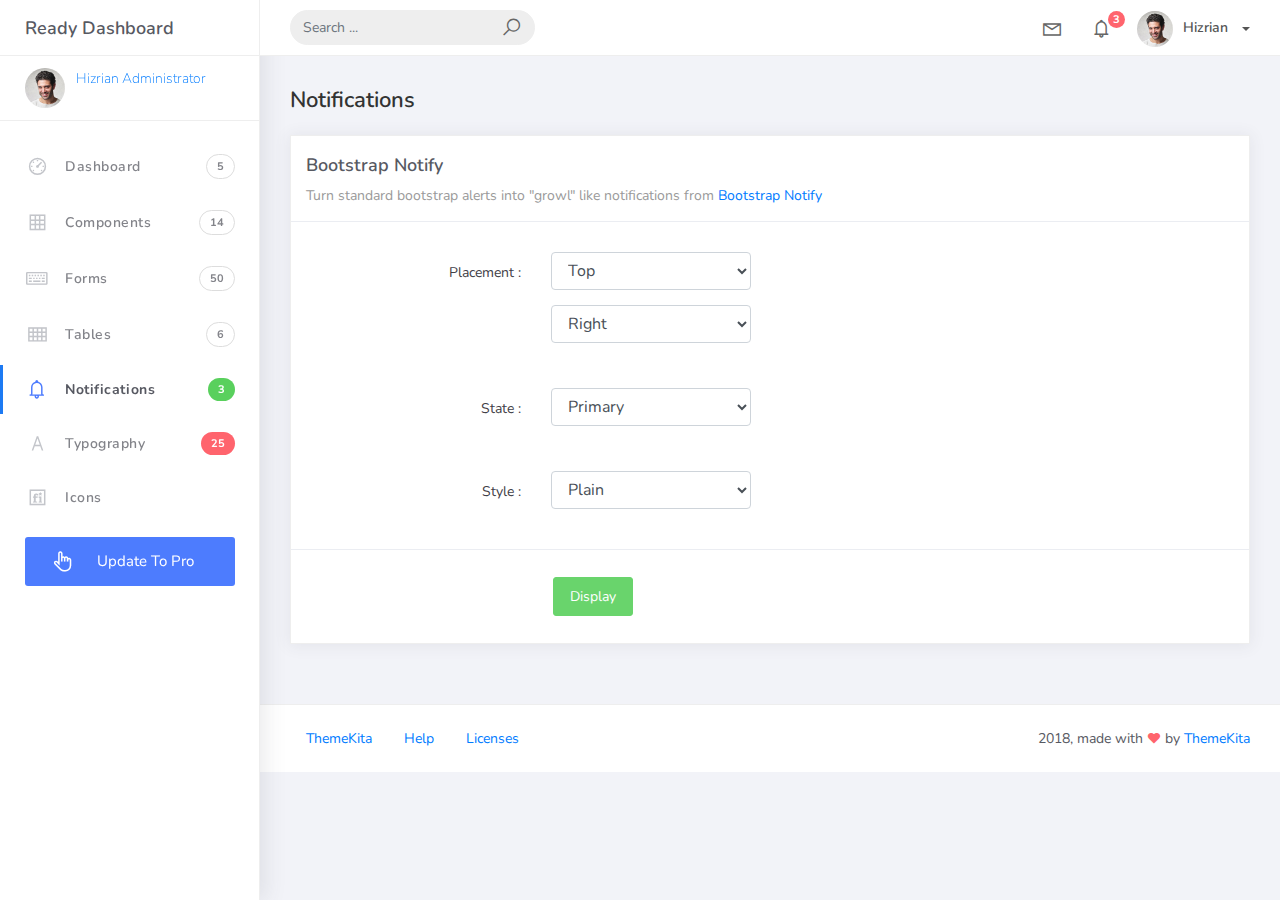
<file: UILayer/wwwroot/Templates/Ready-Bootstrap/notifications.html>
<!DOCTYPE html>
<html>
<head>
	<meta http-equiv="X-UA-Compatible" content="IE=edge,chrome=1" />
	<title>Notifications - Ready Bootstrap Dashboard</title>
	<meta content='width=device-width, initial-scale=1.0, maximum-scale=1.0, user-scalable=0, shrink-to-fit=no' name='viewport' />
	<link rel="stylesheet" href="assets/css/bootstrap.min.css">
	<link rel="stylesheet" href="https://fonts.googleapis.com/css?family=Nunito:200,200i,300,300i,400,400i,600,600i,700,700i,800,800i,900,900i">
	<link rel="stylesheet" href="assets/css/ready.css">
	<link rel="stylesheet" href="assets/css/demo.css">
</head>
<body>
	<div class="wrapper">
		<div class="main-header">
			<div class="logo-header">
				<a href="index.html" class="logo">
					Ready Dashboard
				</a>
				<button class="navbar-toggler sidenav-toggler ml-auto" type="button" data-toggle="collapse" data-target="collapse" aria-controls="sidebar" aria-expanded="false" aria-label="Toggle navigation">
					<span class="navbar-toggler-icon"></span>
				</button>
				<button class="topbar-toggler more"><i class="la la-ellipsis-v"></i></button>
			</div>
			<nav class="navbar navbar-header navbar-expand-lg">
				<div class="container-fluid">
					
					<form class="navbar-left navbar-form nav-search mr-md-3" action="">
						<div class="input-group">
							<input type="text" placeholder="Search ..." class="form-control">
							<div class="input-group-append">
								<span class="input-group-text">
									<i class="la la-search search-icon"></i>
								</span>
							</div>
						</div>
					</form>
					<ul class="navbar-nav topbar-nav ml-md-auto align-items-center">
						<li class="nav-item dropdown hidden-caret">
							<a class="nav-link dropdown-toggle" href="#" id="navbarDropdown" role="button" data-toggle="dropdown" aria-haspopup="true" aria-expanded="false">
								<i class="la la-envelope"></i>
							</a>
							<div class="dropdown-menu" aria-labelledby="navbarDropdown">
								<a class="dropdown-item" href="#">Action</a>
								<a class="dropdown-item" href="#">Another action</a>
								<div class="dropdown-divider"></div>
								<a class="dropdown-item" href="#">Something else here</a>
							</div>
						</li>
						<li class="nav-item dropdown hidden-caret">
							<a class="nav-link dropdown-toggle" href="#" id="navbarDropdown" role="button" data-toggle="dropdown" aria-haspopup="true" aria-expanded="false">
								<i class="la la-bell"></i>
								<span class="notification">3</span>
							</a>
							<ul class="dropdown-menu notif-box" aria-labelledby="navbarDropdown">
								<li>
									<div class="dropdown-title">You have 4 new notification</div>
								</li>
								<li>
									<div class="notif-center">
										<a href="#">
											<div class="notif-icon notif-primary"> <i class="la la-user-plus"></i> </div>
											<div class="notif-content">
												<span class="block">
													New user registered
												</span>
												<span class="time">5 minutes ago</span> 
											</div>
										</a>
										<a href="#">
											<div class="notif-icon notif-success"> <i class="la la-comment"></i> </div>
											<div class="notif-content">
												<span class="block">
													Rahmad commented on Admin
												</span>
												<span class="time">12 minutes ago</span> 
											</div>
										</a>
										<a href="#">
											<div class="notif-img"> 
												<img src="assets/img/profile2.jpg" alt="Img Profile">
											</div>
											<div class="notif-content">
												<span class="block">
													Reza send messages to you
												</span>
												<span class="time">12 minutes ago</span> 
											</div>
										</a>
										<a href="#">
											<div class="notif-icon notif-danger"> <i class="la la-heart"></i> </div>
											<div class="notif-content">
												<span class="block">
													Farrah liked Admin
												</span>
												<span class="time">17 minutes ago</span> 
											</div>
										</a>
									</div>
								</li>
								<li>
									<a class="see-all" href="javascript:void(0);"> <strong>See all notifications</strong> <i class="la la-angle-right"></i> </a>
								</li>
							</ul>
						</li>
						<li class="nav-item dropdown">
							<a class="dropdown-toggle profile-pic" data-toggle="dropdown" href="#" aria-expanded="false"> <img src="assets/img/profile.jpg" alt="user-img" width="36" class="img-circle"><span >Hizrian</span></span> </a>
							<ul class="dropdown-menu dropdown-user">
								<li>
									<div class="user-box">
										<div class="u-img"><img src="assets/img/profile.jpg" alt="user"></div>
										<div class="u-text">
											<h4>Hizrian</h4>
											<p class="text-muted">hello@themekita.com</p><a href="profile.html" class="btn btn-rounded btn-danger btn-sm">View Profile</a></div>
										</div>
									</li>
									<div class="dropdown-divider"></div>
									<a class="dropdown-item" href="#"><i class="ti-user"></i> My Profile</a>
									<a class="dropdown-item" href="#"></i> My Balance</a>
									<a class="dropdown-item" href="#"><i class="ti-email"></i> Inbox</a>
									<div class="dropdown-divider"></div>
									<a class="dropdown-item" href="#"><i class="ti-settings"></i> Account Setting</a>
									<div class="dropdown-divider"></div>
									<a class="dropdown-item" href="#"><i class="fa fa-power-off"></i> Logout</a>
								</ul>
								<!-- /.dropdown-user -->
							</li>
						</ul>
					</div>
				</nav>
			</div>
			<div class="sidebar">
				<div class="scrollbar-inner sidebar-wrapper">
					<div class="user">
						<div class="photo">
							<img src="assets/img/profile.jpg">
						</div>
						<div class="info">
							<a class="" data-toggle="collapse" href="#collapseExample" aria-expanded="true">
								<span>
									Hizrian
									<span class="user-level">Administrator</span>
									<span class="caret"></span>
								</span>
							</a>
							<div class="clearfix"></div>

							<div class="collapse in" id="collapseExample" aria-expanded="true" style="">
								<ul class="nav">
									<li>
										<a href="#profile">
											<span class="link-collapse">My Profile</span>
										</a>
									</li>
									<li>
										<a href="#edit">
											<span class="link-collapse">Edit Profile</span>
										</a>
									</li>
									<li>
										<a href="#settings">
											<span class="link-collapse">Settings</span>
										</a>
									</li>
								</ul>
							</div>
						</div>
					</div>
					<ul class="nav">
						<li class="nav-item">
							<a href="index.html">
								<i class="la la-dashboard"></i>
								<p>Dashboard</p>
								<span class="badge badge-count">5</span>
							</a>
						</li>
						<li class="nav-item">
							<a href="components.html">
								<i class="la la-table"></i>
								<p>Components</p>
								<span class="badge badge-count">14</span>
							</a>
						</li>
						<li class="nav-item">
							<a href="forms.html">
								<i class="la la-keyboard-o"></i>
								<p>Forms</p>
								<span class="badge badge-count">50</span>
							</a>
						</li>
						<li class="nav-item">
							<a href="tables.html">
								<i class="la la-th"></i>
								<p>Tables</p>
								<span class="badge badge-count">6</span>
							</a>
						</li>
						<li class="nav-item active">
							<a href="notifications.html">
								<i class="la la-bell"></i>
								<p>Notifications</p>
								<span class="badge badge-success">3</span>
							</a>
						</li>
						<li class="nav-item">
							<a href="typography.html">
								<i class="la la-font"></i>
								<p>Typography</p>
								<span class="badge badge-danger">25</span>
							</a>
						</li>
						<li class="nav-item">
							<a href="icons.html">
								<i class="la la-fonticons"></i>
								<p>Icons</p>
							</a>
						</li>
						<li class="nav-item update-pro">
							<button  data-toggle="modal" data-target="#modalUpdate">
								<i class="la la-hand-pointer-o"></i>
								<p>Update To Pro</p>
							</button>
						</li>
					</ul>
				</div>
			</div>
			<div class="main-panel">
				<div class="content">
					<div class="container-fluid">
						<h4 class="page-title">Notifications</h4>
						<div class="row">
							<div class="col-md-12">
								<div class="card">
									<div class="card-header">
										<div class="card-title">Bootstrap Notify</div>
										<div class="card-category">Turn standard bootstrap alerts into "growl" like notifications from <a class="link" href="http://bootstrap-notify.remabledesigns.com/">Bootstrap Notify</a></div>
									</div>
									<div class="card-body">
										<div class="form">
											<div class="form-group from-show-notify row">
												<div class="col-lg-3 col-md-3 col-sm-12 text-right">
													<label>Placement :</label>
												</div>
												<div class="col-lg-4 col-md-9 col-sm-12">
													<select class="form-control input-fixed" id="notify_placement_from">
														<option value="top">Top</option>
														<option value="bottom">Bottom</option>
													</select>
													<select class="form-control input-fixed" id="notify_placement_align">
														<option value="left">Left</option>
														<option value="right" selected="">Right</option>
														<option value="center">Center</option>
													</select>
												</div>
											</div>
											<div class="form-group from-show-notify row">
												<div class="col-lg-3 col-md-3 col-sm-12 text-right">
													<label>State :</label>
												</div>
												<div class="col-lg-4 col-md-9 col-sm-12">
													<select class="form-control input-fixed" id="notify_state">
														<option value="primary">Primary</option>
														<option value="info">Info</option>
														<option value="success">Success</option>
														<option value="warning">Warning</option>
														<option value="danger">Danger</option>
													</select>
												</div>
											</div>
											<div class="form-group from-show-notify row">
												<div class="col-lg-3 col-md-3 col-sm-12 text-right">
													<label>Style :</label>
												</div>
												<div class="col-lg-4 col-md-9 col-sm-12">
													<select class="form-control input-fixed" id="notify_style">
														<option value="plain">Plain</option>
														<option value="withicon">With Icon</option>
													</select>
												</div>
											</div>
										</div>
									</div>
									<div class="card-footer">
										<div class="form">
											<div class="form-group from-show-notify row">
												<div class="col-lg-3 col-md-3 col-sm-12">

												</div>
												<div class="col-lg-4 col-md-9 col-sm-12">
													<button id="displayNotif" class="btn btn-success">Display</button>
												</div>
											</div>
										</div>
									</div>
								</div>
							</div>
						</div>
					</div>
				</div>
				<footer class="footer">
					<div class="container-fluid">
						<nav class="pull-left">
							<ul class="nav">
								<li class="nav-item">
									<a class="nav-link" href="http://www.themekita.com">
										ThemeKita
									</a>
								</li>
								<li class="nav-item">
									<a class="nav-link" href="#">
										Help
									</a>
								</li>
								<li class="nav-item">
									<a class="nav-link" href="https://themewagon.com/license/#free-item">
										Licenses
									</a>
								</li>
							</ul>
						</nav>
						<div class="copyright ml-auto">
							2018, made with <i class="la la-heart heart text-danger"></i> by <a href="http://www.themekita.com">ThemeKita</a>
						</div>				
					</div>
				</footer>
			</div>
		</div>
	</div>
	<!-- Modal -->
	<div class="modal fade" id="modalUpdate" tabindex="-1" role="dialog" aria-labelledby="modalUpdatePro" aria-hidden="true">
		<div class="modal-dialog modal-dialog-centered" role="document">
			<div class="modal-content">
				<div class="modal-header bg-primary">
					<h6 class="modal-title"><i class="la la-frown-o"></i> Under Development</h6>
					<button type="button" class="close" data-dismiss="modal" aria-label="Close">
						<span aria-hidden="true">&times;</span>
					</button>
				</div>
				<div class="modal-body text-center">									
					<p>Currently the pro version of the <b>Ready Dashboard</b> Bootstrap is in progress development</p>
					<p>
					<b>We'll let you know when it's done</b></p>
				</div>
				<div class="modal-footer">
					<button type="button" class="btn btn-secondary" data-dismiss="modal">Close</button>
				</div>
			</div>
		</div>
	</div>
</body>
<script src="assets/js/core/jquery.3.2.1.min.js"></script>
<script src="assets/js/plugin/jquery-ui-1.12.1.custom/jquery-ui.min.js"></script>
<script src="assets/js/core/popper.min.js"></script>
<script src="assets/js/core/bootstrap.min.js"></script>
<script src="assets/js/plugin/chartist/chartist.min.js"></script>
<script src="assets/js/plugin/chartist/plugin/chartist-plugin-tooltip.min.js"></script>
<script src="assets/js/plugin/bootstrap-notify/bootstrap-notify.min.js"></script>
<script src="assets/js/plugin/bootstrap-toggle/bootstrap-toggle.min.js"></script>
<script src="assets/js/plugin/jquery-mapael/jquery.mapael.min.js"></script>
<script src="assets/js/plugin/jquery-mapael/maps/world_countries.min.js"></script>
<script src="assets/js/plugin/chart-circle/circles.min.js"></script>
<script src="assets/js/plugin/jquery-scrollbar/jquery.scrollbar.min.js"></script>
<script src="assets/js/ready.min.js"></script>
<script>
	$('#displayNotif').on('click', function(){
		var placementFrom = $('#notify_placement_from option:selected').val();
		var placementAlign = $('#notify_placement_align option:selected').val();
		var state = $('#notify_state option:selected').val();
		var style = $('#notify_style option:selected').val();
		var content = {};

		content.message = 'Turning standard Bootstrap alerts into "notify" like notifications';
		content.title = 'Bootstrap notify';
		if (style == "withicon") {
			content.icon = 'la la-bell';
		} else {
			content.icon = 'none';
		}
		content.url = 'index.html';
		content.target = '_blank';

		$.notify(content,{
			type: state,
			placement: {
				from: placementFrom,
				align: placementAlign
			},
			time: 1000,
		});
	});
</script>
</html>
</file>
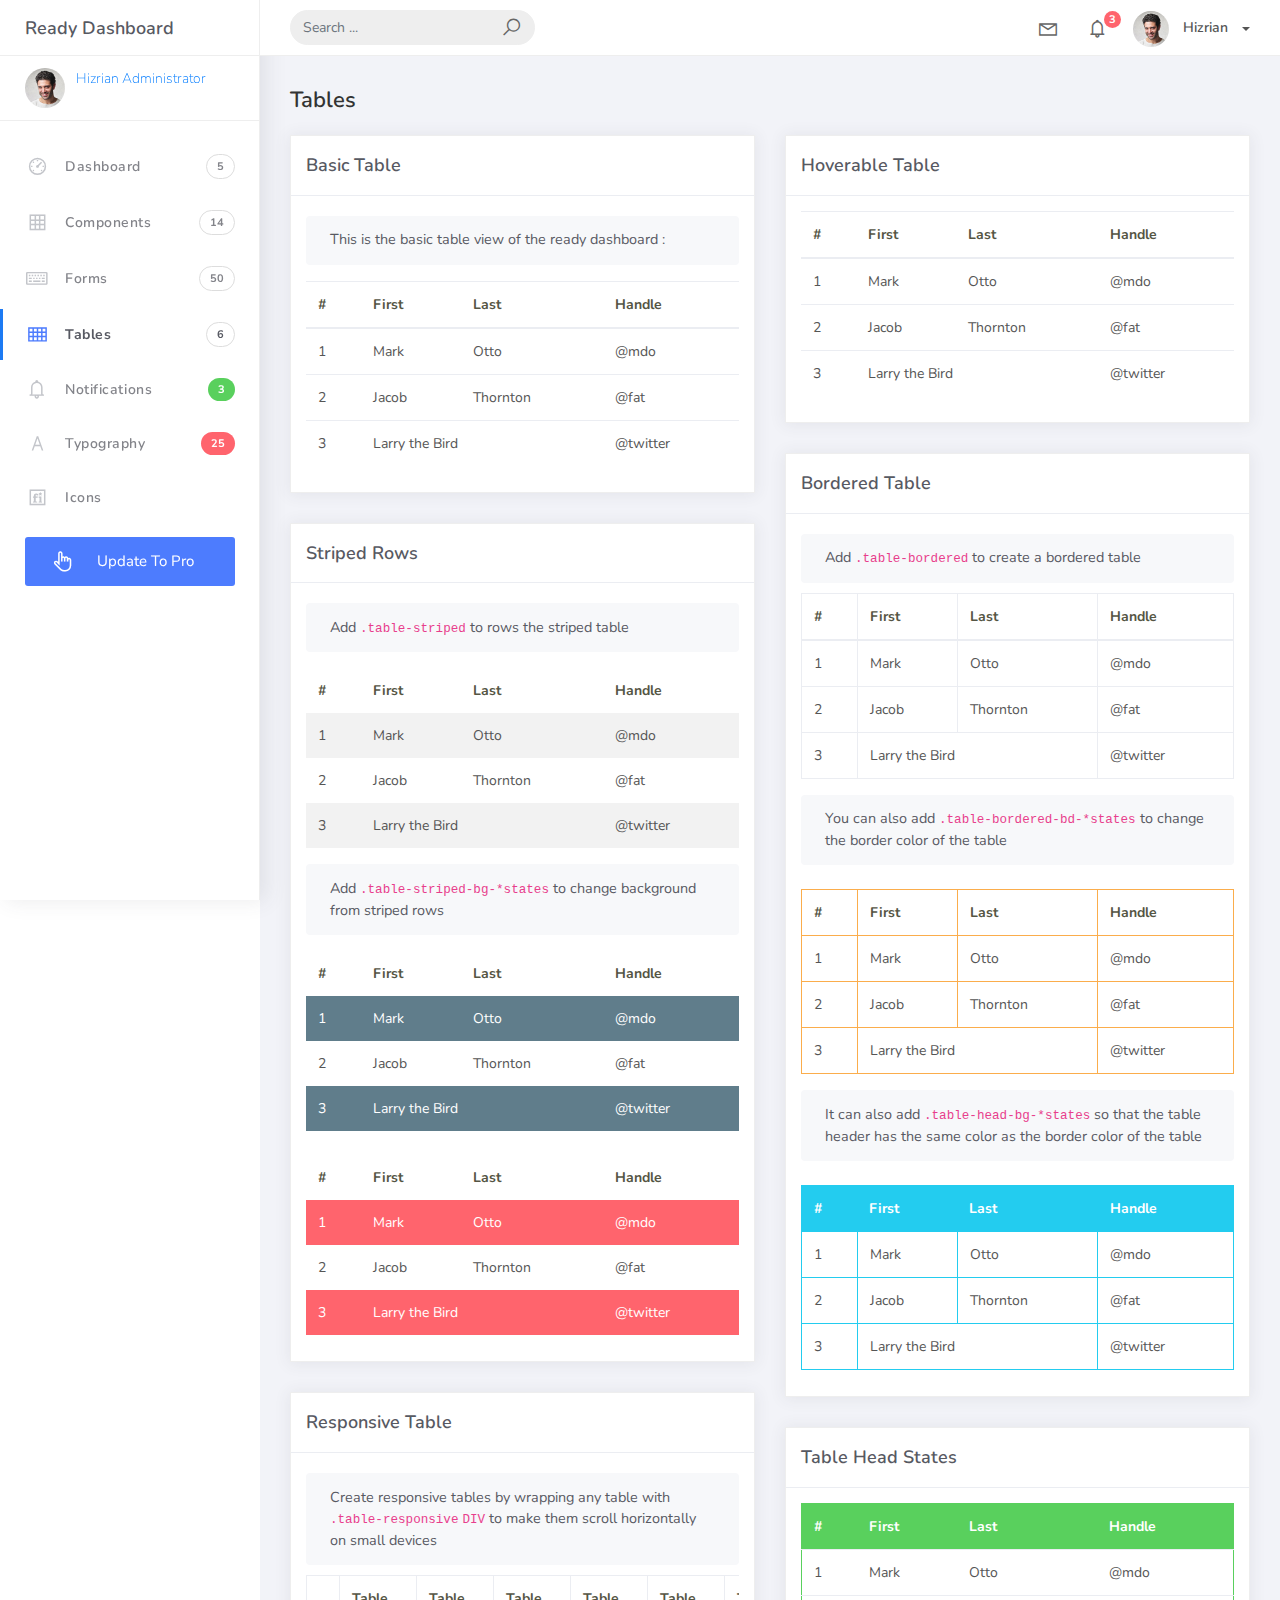
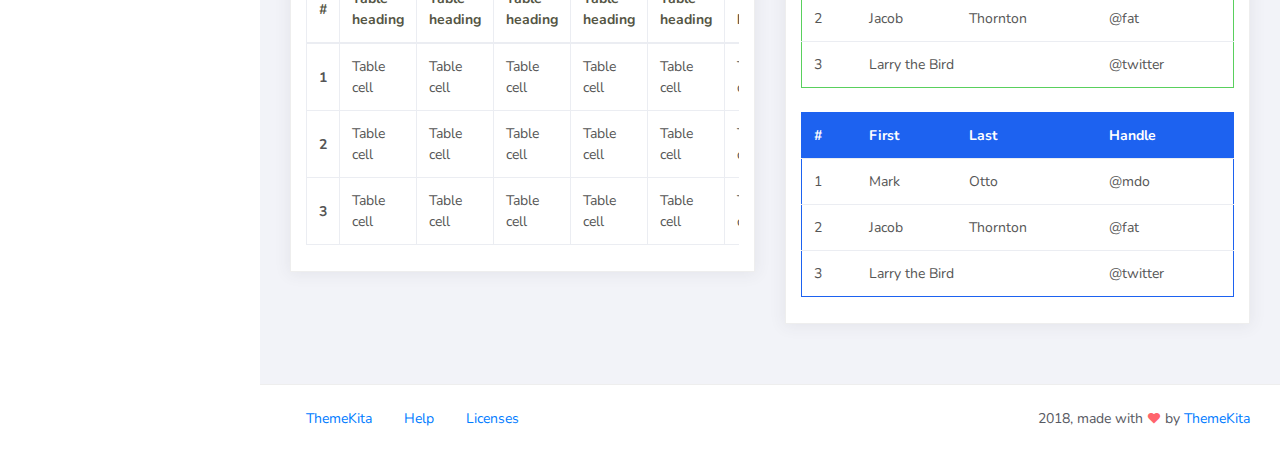
<file: UILayer/wwwroot/Templates/Ready-Bootstrap/tables.html>
<!DOCTYPE html>
<html>
<head>
	<meta http-equiv="X-UA-Compatible" content="IE=edge,chrome=1" />
	<title>Tables - Ready Bootstrap Dashboard</title>
	<meta content='width=device-width, initial-scale=1.0, maximum-scale=1.0, user-scalable=0, shrink-to-fit=no' name='viewport' />
	<link rel="stylesheet" href="assets/css/bootstrap.min.css">
	<link rel="stylesheet" href="https://fonts.googleapis.com/css?family=Nunito:200,200i,300,300i,400,400i,600,600i,700,700i,800,800i,900,900i">
	<link rel="stylesheet" href="assets/css/ready.css">
	<link rel="stylesheet" href="assets/css/demo.css">
</head>
<body>
	<div class="wrapper">
		<div class="main-header">
			<div class="logo-header">
				<a href="index.html" class="logo">
					Ready Dashboard
				</a>
				<button class="navbar-toggler sidenav-toggler ml-auto" type="button" data-toggle="collapse" data-target="collapse" aria-controls="sidebar" aria-expanded="false" aria-label="Toggle navigation">
					<span class="navbar-toggler-icon"></span>
				</button>
				<button class="topbar-toggler more"><i class="la la-ellipsis-v"></i></button>
			</div>
			<nav class="navbar navbar-header navbar-expand-lg">
				<div class="container-fluid">
					
					<form class="navbar-left navbar-form nav-search mr-md-3" action="">
						<div class="input-group">
							<input type="text" placeholder="Search ..." class="form-control">
							<div class="input-group-append">
								<span class="input-group-text">
									<i class="la la-search search-icon"></i>
								</span>
							</div>
						</div>
					</form>
					<ul class="navbar-nav topbar-nav ml-md-auto align-items-center">
						<li class="nav-item dropdown hidden-caret">
							<a class="nav-link dropdown-toggle" href="#" id="navbarDropdown" role="button" data-toggle="dropdown" aria-haspopup="true" aria-expanded="false">
								<i class="la la-envelope"></i>
							</a>
							<div class="dropdown-menu" aria-labelledby="navbarDropdown">
								<a class="dropdown-item" href="#">Action</a>
								<a class="dropdown-item" href="#">Another action</a>
								<div class="dropdown-divider"></div>
								<a class="dropdown-item" href="#">Something else here</a>
							</div>
						</li>
						<li class="nav-item dropdown hidden-caret">
							<a class="nav-link dropdown-toggle" href="#" id="navbarDropdown" role="button" data-toggle="dropdown" aria-haspopup="true" aria-expanded="false">
								<i class="la la-bell"></i>
								<span class="notification">3</span>
							</a>
							<ul class="dropdown-menu notif-box" aria-labelledby="navbarDropdown">
								<li>
									<div class="dropdown-title">You have 4 new notification</div>
								</li>
								<li>
									<div class="notif-center">
										<a href="#">
											<div class="notif-icon notif-primary"> <i class="la la-user-plus"></i> </div>
											<div class="notif-content">
												<span class="block">
													New user registered
												</span>
												<span class="time">5 minutes ago</span> 
											</div>
										</a>
										<a href="#">
											<div class="notif-icon notif-success"> <i class="la la-comment"></i> </div>
											<div class="notif-content">
												<span class="block">
													Rahmad commented on Admin
												</span>
												<span class="time">12 minutes ago</span> 
											</div>
										</a>
										<a href="#">
											<div class="notif-img"> 
												<img src="assets/img/profile2.jpg" alt="Img Profile">
											</div>
											<div class="notif-content">
												<span class="block">
													Reza send messages to you
												</span>
												<span class="time">12 minutes ago</span> 
											</div>
										</a>
										<a href="#">
											<div class="notif-icon notif-danger"> <i class="la la-heart"></i> </div>
											<div class="notif-content">
												<span class="block">
													Farrah liked Admin
												</span>
												<span class="time">17 minutes ago</span> 
											</div>
										</a>
									</div>
								</li>
								<li>
									<a class="see-all" href="javascript:void(0);"> <strong>See all notifications</strong> <i class="la la-angle-right"></i> </a>
								</li>
							</ul>
						</li>
						<li class="nav-item dropdown">
							<a class="dropdown-toggle profile-pic" data-toggle="dropdown" href="#" aria-expanded="false"> 
							<img src="assets/img/profile.jpg" alt="user-img" width="36" class="img-circle">
							<span >Hizrian</span></span> 
							</a>
							<ul class="dropdown-menu dropdown-user">
								<li>
									<div class="user-box">
										<div class="u-img"><img src="assets/img/profile.jpg" alt="user"></div>
										<div class="u-text">
											<h4>Hizrian</h4>
											<p class="text-muted">hello@themekita.com</p><a href="profile.html" class="btn btn-rounded btn-danger btn-sm">View Profile</a></div>
										</div>
								</li>
									<div class="dropdown-divider"></div>
									<a class="dropdown-item" href="#"><i class="ti-user"></i> My Profile</a>
									<a class="dropdown-item" href="#"></i> My Balance</a>
									<a class="dropdown-item" href="#"><i class="ti-email"></i> Inbox</a>
									<div class="dropdown-divider"></div>
									<a class="dropdown-item" href="#"><i class="ti-settings"></i> Account Setting</a>
									<div class="dropdown-divider"></div>
									<a class="dropdown-item" href="#"><i class="fa fa-power-off"></i> Logout</a>
							</ul>
								<!-- /.dropdown-user -->
							</li>
						</ul>
					</div>
				</nav>
			</div>
			<div class="sidebar">
				<div class="scrollbar-inner sidebar-wrapper">
					<div class="user">
						<div class="photo">
							<img src="assets/img/profile.jpg">
						</div>
						<div class="info">
							<a class="" data-toggle="collapse" href="#collapseExample" aria-expanded="true">
								<span>
									Hizrian
									<span class="user-level">Administrator</span>
									<span class="caret"></span>
								</span>
							</a>
							<div class="clearfix"></div>

							<div class="collapse in" id="collapseExample" aria-expanded="true" style="">
								<ul class="nav">
									<li>
										<a href="#profile">
											<span class="link-collapse">My Profile</span>
										</a>
									</li>
									<li>
										<a href="#edit">
											<span class="link-collapse">Edit Profile</span>
										</a>
									</li>
									<li>
										<a href="#settings">
											<span class="link-collapse">Settings</span>
										</a>
									</li>
								</ul>
							</div>
						</div>
					</div>
					<ul class="nav">
						<li class="nav-item">
							<a href="index.html">
								<i class="la la-dashboard"></i>
								<p>Dashboard</p>
								<span class="badge badge-count">5</span>
							</a>
						</li>
						<li class="nav-item">
							<a href="components.html">
								<i class="la la-table"></i>
								<p>Components</p>
								<span class="badge badge-count">14</span>
							</a>
						</li>
						<li class="nav-item">
							<a href="forms.html">
								<i class="la la-keyboard-o"></i>
								<p>Forms</p>
								<span class="badge badge-count">50</span>
							</a>
						</li>
						<li class="nav-item active">
							<a href="tables.html">
								<i class="la la-th"></i>
								<p>Tables</p>
								<span class="badge badge-count">6</span>
							</a>
						</li>
						<li class="nav-item">
							<a href="notifications.html">
								<i class="la la-bell"></i>
								<p>Notifications</p>
								<span class="badge badge-success">3</span>
							</a>
						</li>
						<li class="nav-item">
							<a href="typography.html">
								<i class="la la-font"></i>
								<p>Typography</p>
								<span class="badge badge-danger">25</span>
							</a>
						</li>
						<li class="nav-item">
							<a href="icons.html">
								<i class="la la-fonticons"></i>
								<p>Icons</p>
							</a>
						</li>
						<li class="nav-item update-pro">
							<button  data-toggle="modal" data-target="#modalUpdate">
								<i class="la la-hand-pointer-o"></i>
								<p>Update To Pro</p>
							</button>
						</li>
					</ul>
				</div>
			</div>
			<div class="main-panel">
				<div class="content">
					<div class="container-fluid">
						<h4 class="page-title">Tables</h4>
						<div class="row">
							<div class="col-md-6">
								<div class="card">
									<div class="card-header">
										<div class="card-title">Basic Table</div>
									</div>
									<div class="card-body">
										<div class="card-sub">									
											This is the basic table view of the ready dashboard :
										</div>
										<table class="table mt-3">
											<thead>
												<tr>
													<th scope="col">#</th>
													<th scope="col">First</th>
													<th scope="col">Last</th>
													<th scope="col">Handle</th>
												</tr>
											</thead>
											<tbody>
												<tr>
													<td>1</td>
													<td>Mark</td>
													<td>Otto</td>
													<td>@mdo</td>
												</tr>
												<tr>
													<td>2</td>
													<td>Jacob</td>
													<td>Thornton</td>
													<td>@fat</td>
												</tr>
												<tr>
													<td>3</td>
													<td colspan="2">Larry the Bird</td>
													<td>@twitter</td>
												</tr>
											</tbody>
										</table>
									</div>
								</div>
								<div class="card">
									<div class="card-header">
										<div class="card-title">Striped Rows</div>
									</div>
									<div class="card-body">
										<div class="card-sub">											
											Add <code class="highlighter-rouge">.table-striped</code> to rows the striped table
										</div>
										<table class="table table-striped mt-3">
											<thead>
												<tr>
													<th scope="col">#</th>
													<th scope="col">First</th>
													<th scope="col">Last</th>
													<th scope="col">Handle</th>
												</tr>
											</thead>
											<tbody>
												<tr>
													<td>1</td>
													<td>Mark</td>
													<td>Otto</td>
													<td>@mdo</td>
												</tr>
												<tr>
													<td>2</td>
													<td>Jacob</td>
													<td>Thornton</td>
													<td>@fat</td>
												</tr>
												<tr>
													<td>3</td>
													<td colspan="2">Larry the Bird</td>
													<td>@twitter</td>
												</tr>
											</tbody>
										</table>
										<div class="card-sub">
											Add <code class="#highlighter-rouge">.table-striped-bg-*states</code> to change background from striped rows
										</div>
										<table class="table table-striped table-striped-bg-default mt-3">
											<thead>
												<tr>
													<th scope="col">#</th>
													<th scope="col">First</th>
													<th scope="col">Last</th>
													<th scope="col">Handle</th>
												</tr>
											</thead>
											<tbody>
												<tr>
													<td>1</td>
													<td>Mark</td>
													<td>Otto</td>
													<td>@mdo</td>
												</tr>
												<tr>
													<td>2</td>
													<td>Jacob</td>
													<td>Thornton</td>
													<td>@fat</td>
												</tr>
												<tr>
													<td>3</td>
													<td colspan="2">Larry the Bird</td>
													<td>@twitter</td>
												</tr>
											</tbody>
										</table>
										<table class="table table-striped table-striped-bg-danger mt-4">
											<thead>
												<tr>
													<th scope="col">#</th>
													<th scope="col">First</th>
													<th scope="col">Last</th>
													<th scope="col">Handle</th>
												</tr>
											</thead>
											<tbody>
												<tr>
													<td>1</td>
													<td>Mark</td>
													<td>Otto</td>
													<td>@mdo</td>
												</tr>
												<tr>
													<td>2</td>
													<td>Jacob</td>
													<td>Thornton</td>
													<td>@fat</td>
												</tr>
												<tr>
													<td>3</td>
													<td colspan="2">Larry the Bird</td>
													<td>@twitter</td>
												</tr>
											</tbody>
										</table>
									</div>
								</div>
								<div class="card">
									<div class="card-header">
										<div class="card-title">Responsive Table</div>
									</div>
									<div class="card-body">
										<div class="card-sub">
											Create responsive tables by wrapping any table with <code class="highlighter-rouge">.table-responsive</code> <code class="highlighter-rouge">DIV</code> to make them scroll horizontally on small devices
										</div>
										<div class="table-responsive">
											<table class="table table-bordered">
												<thead>
													<tr>
														<th>#</th>
														<th>Table heading</th>
														<th>Table heading</th>
														<th>Table heading</th>
														<th>Table heading</th>
														<th>Table heading</th>
														<th>Table heading</th>
													</tr>
												</thead>
												<tbody>
													<tr>
														<th scope="row">1</th>
														<td>Table cell</td>
														<td>Table cell</td>
														<td>Table cell</td>
														<td>Table cell</td>
														<td>Table cell</td>
														<td>Table cell</td>
													</tr>
													<tr>
														<th scope="row">2</th>
														<td>Table cell</td>
														<td>Table cell</td>
														<td>Table cell</td>
														<td>Table cell</td>
														<td>Table cell</td>
														<td>Table cell</td>
													</tr>
													<tr>
														<th scope="row">3</th>
														<td>Table cell</td>
														<td>Table cell</td>
														<td>Table cell</td>
														<td>Table cell</td>
														<td>Table cell</td>
														<td>Table cell</td>
													</tr>
												</tbody>
											</table>
										</div>
									</div>
								</div>
							</div>
							<div class="col-md-6">
								<div class="card">
									<div class="card-header">
										<div class="card-title">Hoverable Table</div>
									</div>
									<div class="card-body">
										<table class="table table-hover">
											<thead>
												<tr>
													<th scope="col">#</th>
													<th scope="col">First</th>
													<th scope="col">Last</th>
													<th scope="col">Handle</th>
												</tr>
											</thead>
											<tbody>
												<tr>
													<td>1</td>
													<td>Mark</td>
													<td>Otto</td>
													<td>@mdo</td>
												</tr>
												<tr>
													<td>2</td>
													<td>Jacob</td>
													<td>Thornton</td>
													<td>@fat</td>
												</tr>
												<tr>
													<td>3</td>
													<td colspan="2">Larry the Bird</td>
													<td>@twitter</td>
												</tr>
											</tbody>
										</table>
									</div>
								</div>
								<div class="card">
									<div class="card-header">
										<div class="card-title">Bordered Table</div>
									</div>
									<div class="card-body">
										<div class="card-sub">
											Add <code class="highlighter-rouge">.table-bordered</code> to create a bordered table
										</div>
										<table class="table table-bordered">
											<thead>
												<tr>
													<th scope="col">#</th>
													<th scope="col">First</th>
													<th scope="col">Last</th>
													<th scope="col">Handle</th>
												</tr>
											</thead>
											<tbody>
												<tr>
													<td>1</td>
													<td>Mark</td>
													<td>Otto</td>
													<td>@mdo</td>
												</tr>
												<tr>
													<td>2</td>
													<td>Jacob</td>
													<td>Thornton</td>
													<td>@fat</td>
												</tr>
												<tr>
													<td>3</td>
													<td colspan="2">Larry the Bird</td>
													<td>@twitter</td>
												</tr>
											</tbody>
										</table>
										<div class="card-sub">											
											You can also add <code class="highlighter-rouge">.table-bordered-bd-*states</code> to change the border color of the table
										</div>
										<table class="table table-bordered table-bordered-bd-warning mt-4">
											<thead>
												<tr>
													<th scope="col">#</th>
													<th scope="col">First</th>
													<th scope="col">Last</th>
													<th scope="col">Handle</th>
												</tr>
											</thead>
											<tbody>
												<tr>
													<td>1</td>
													<td>Mark</td>
													<td>Otto</td>
													<td>@mdo</td>
												</tr>
												<tr>
													<td>2</td>
													<td>Jacob</td>
													<td>Thornton</td>
													<td>@fat</td>
												</tr>
												<tr>
													<td>3</td>
													<td colspan="2">Larry the Bird</td>
													<td>@twitter</td>
												</tr>
											</tbody>
										</table>
										<div class="card-sub">
											It can also add <code class="highlight-rouge">.table-head-bg-*states</code> so that the table header has the same color as the border color of the table
										</div>
										<table class="table table-bordered table-head-bg-info table-bordered-bd-info mt-4">
											<thead>
												<tr>
													<th scope="col">#</th>
													<th scope="col">First</th>
													<th scope="col">Last</th>
													<th scope="col">Handle</th>
												</tr>
											</thead>
											<tbody>
												<tr>
													<td>1</td>
													<td>Mark</td>
													<td>Otto</td>
													<td>@mdo</td>
												</tr>
												<tr>
													<td>2</td>
													<td>Jacob</td>
													<td>Thornton</td>
													<td>@fat</td>
												</tr>
												<tr>
													<td>3</td>
													<td colspan="2">Larry the Bird</td>
													<td>@twitter</td>
												</tr>
											</tbody>
										</table>
									</div>
								</div>
								<div class="card">
									<div class="card-header">
										<div class="card-title">Table Head States</div>
									</div>
									<div class="card-body">
										<table class="table table-head-bg-success">
											<thead>
												<tr>
													<th scope="col">#</th>
													<th scope="col">First</th>
													<th scope="col">Last</th>
													<th scope="col">Handle</th>
												</tr>
											</thead>
											<tbody>
												<tr>
													<td>1</td>
													<td>Mark</td>
													<td>Otto</td>
													<td>@mdo</td>
												</tr>
												<tr>
													<td>2</td>
													<td>Jacob</td>
													<td>Thornton</td>
													<td>@fat</td>
												</tr>
												<tr>
													<td>3</td>
													<td colspan="2">Larry the Bird</td>
													<td>@twitter</td>
												</tr>
											</tbody>
										</table>
										<table class="table table-head-bg-primary mt-4">
											<thead>
												<tr>
													<th scope="col">#</th>
													<th scope="col">First</th>
													<th scope="col">Last</th>
													<th scope="col">Handle</th>
												</tr>
											</thead>
											<tbody>
												<tr>
													<td>1</td>
													<td>Mark</td>
													<td>Otto</td>
													<td>@mdo</td>
												</tr>
												<tr>
													<td>2</td>
													<td>Jacob</td>
													<td>Thornton</td>
													<td>@fat</td>
												</tr>
												<tr>
													<td>3</td>
													<td colspan="2">Larry the Bird</td>
													<td>@twitter</td>
												</tr>
											</tbody>
										</table>
									</div>
								</div>
							</div>
						</div>
					</div>
				</div>
				<footer class="footer">
					<div class="container-fluid">
						<nav class="pull-left">
							<ul class="nav">
								<li class="nav-item">
									<a class="nav-link" href="http://www.themekita.com">
										ThemeKita
									</a>
								</li>
								<li class="nav-item">
									<a class="nav-link" href="#">
										Help
									</a>
								</li>
								<li class="nav-item">
									<a class="nav-link" href="https://themewagon.com/license/#free-item">
										Licenses
									</a>
								</li>
							</ul>
						</nav>
						<div class="copyright ml-auto">
							2018, made with <i class="la la-heart heart text-danger"></i> by <a href="http://www.themekita.com">ThemeKita</a>
						</div>				
					</div>
				</footer>
			</div>
		</div>
	</div>
</div>
<!-- Modal -->
<div class="modal fade" id="modalUpdate" tabindex="-1" role="dialog" aria-labelledby="modalUpdatePro" aria-hidden="true">
	<div class="modal-dialog modal-dialog-centered" role="document">
		<div class="modal-content">
			<div class="modal-header bg-primary">
				<h6 class="modal-title"><i class="la la-frown-o"></i> Under Development</h6>
				<button type="button" class="close" data-dismiss="modal" aria-label="Close">
					<span aria-hidden="true">&times;</span>
				</button>
			</div>
			<div class="modal-body text-center">									
				<p>Currently the pro version of the <b>Ready Dashboard</b> Bootstrap is in progress development</p>
				<p>
				<b>We'll let you know when it's done</b></p>
			</div>
			<div class="modal-footer">
				<button type="button" class="btn btn-secondary" data-dismiss="modal">Close</button>
			</div>
		</div>
	</div>
</div>
</body>
<script src="assets/js/core/jquery.3.2.1.min.js"></script>
<script src="assets/js/plugin/jquery-ui-1.12.1.custom/jquery-ui.min.js"></script>
<script src="assets/js/core/popper.min.js"></script>
<script src="assets/js/core/bootstrap.min.js"></script>
<script src="assets/js/plugin/chartist/chartist.min.js"></script>
<script src="assets/js/plugin/chartist/plugin/chartist-plugin-tooltip.min.js"></script>
<script src="assets/js/plugin/bootstrap-notify/bootstrap-notify.min.js"></script>
<script src="assets/js/plugin/bootstrap-toggle/bootstrap-toggle.min.js"></script>
<script src="assets/js/plugin/jquery-mapael/jquery.mapael.min.js"></script>
<script src="assets/js/plugin/jquery-mapael/maps/world_countries.min.js"></script>
<script src="assets/js/plugin/chart-circle/circles.min.js"></script>
<script src="assets/js/plugin/jquery-scrollbar/jquery.scrollbar.min.js"></script>
<script src="assets/js/ready.min.js"></script>
<script>
	$('#displayNotif').on('click', function(){
		var placementFrom = $('#notify_placement_from option:selected').val();
		var placementAlign = $('#notify_placement_align option:selected').val();
		var state = $('#notify_state option:selected').val();
		var style = $('#notify_style option:selected').val();
		var content = {};

		content.message = 'Turning standard Bootstrap alerts into "notify" like notifications';
		content.title = 'Bootstrap notify';
		if (style == "withicon") {
			content.icon = 'la la-bell';
		} else {
			content.icon = 'none';
		}
		content.url = 'index.html';
		content.target = '_blank';

		$.notify(content,{
			type: state,
			placement: {
				from: placementFrom,
				align: placementAlign
			},
			time: 1000,
		});
	});
</script>
</html>
</file>
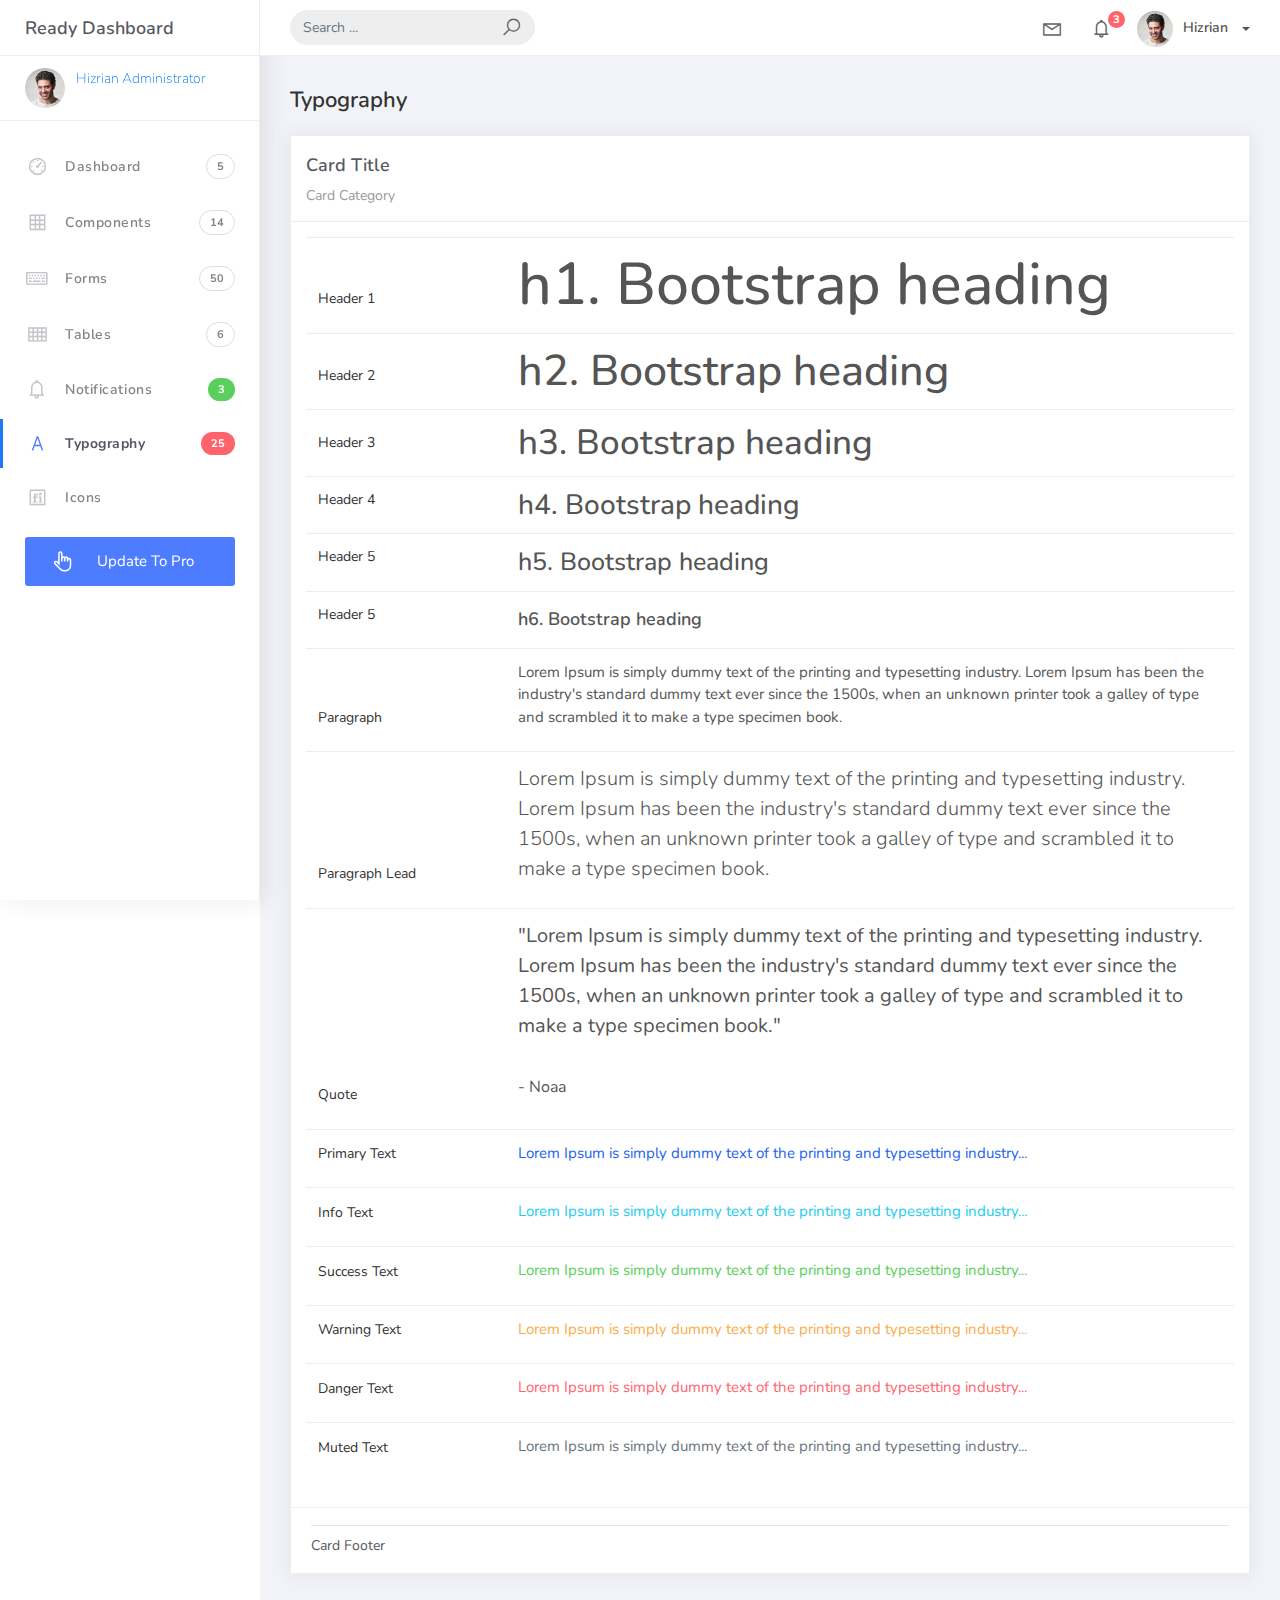
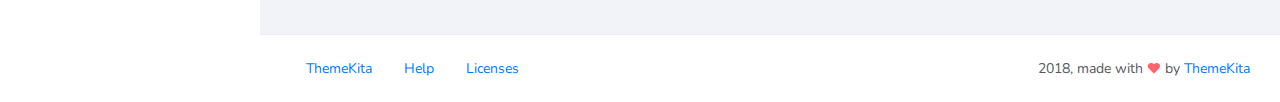
<file: UILayer/wwwroot/Templates/Ready-Bootstrap/typography.html>
<!DOCTYPE html>
<html>
<head>
	<meta http-equiv="X-UA-Compatible" content="IE=edge,chrome=1" />
	<title>Typography - Ready Bootstrap Dashboard</title>
	<meta content='width=device-width, initial-scale=1.0, maximum-scale=1.0, user-scalable=0, shrink-to-fit=no' name='viewport' />
	<link rel="stylesheet" href="assets/css/bootstrap.min.css">
	<link rel="stylesheet" href="https://fonts.googleapis.com/css?family=Nunito:200,200i,300,300i,400,400i,600,600i,700,700i,800,800i,900,900i">
	<link rel="stylesheet" href="assets/css/ready.css">
	<link rel="stylesheet" href="assets/css/demo.css">
</head>
<body>
	<div class="wrapper">
		<div class="main-header">
			<div class="logo-header">
				<a href="index.html" class="logo">
					Ready Dashboard
				</a>
				<button class="navbar-toggler sidenav-toggler ml-auto" type="button" data-toggle="collapse" data-target="collapse" aria-controls="sidebar" aria-expanded="false" aria-label="Toggle navigation">
					<span class="navbar-toggler-icon"></span>
				</button>
				<button class="topbar-toggler more"><i class="la la-ellipsis-v"></i></button>
			</div>
			<nav class="navbar navbar-header navbar-expand-lg">
				<div class="container-fluid">
					
					<form class="navbar-left navbar-form nav-search mr-md-3" action="">
						<div class="input-group">
							<input type="text" placeholder="Search ..." class="form-control">
							<div class="input-group-append">
								<span class="input-group-text">
									<i class="la la-search search-icon"></i>
								</span>
							</div>
						</div>
					</form>
					<ul class="navbar-nav topbar-nav ml-md-auto align-items-center">
						<li class="nav-item dropdown hidden-caret">
							<a class="nav-link dropdown-toggle" href="#" id="navbarDropdown" role="button" data-toggle="dropdown" aria-haspopup="true" aria-expanded="false">
								<i class="la la-envelope"></i>
							</a>
							<div class="dropdown-menu" aria-labelledby="navbarDropdown">
								<a class="dropdown-item" href="#">Action</a>
								<a class="dropdown-item" href="#">Another action</a>
								<div class="dropdown-divider"></div>
								<a class="dropdown-item" href="#">Something else here</a>
							</div>
						</li>
						<li class="nav-item dropdown hidden-caret">
							<a class="nav-link dropdown-toggle" href="#" id="navbarDropdown" role="button" data-toggle="dropdown" aria-haspopup="true" aria-expanded="false">
								<i class="la la-bell"></i>
								<span class="notification">3</span>
							</a>
							<ul class="dropdown-menu notif-box" aria-labelledby="navbarDropdown">
								<li>
									<div class="dropdown-title">You have 4 new notification</div>
								</li>
								<li>
									<div class="notif-center">
										<a href="#">
											<div class="notif-icon notif-primary"> <i class="la la-user-plus"></i> </div>
											<div class="notif-content">
												<span class="block">
													New user registered
												</span>
												<span class="time">5 minutes ago</span> 
											</div>
										</a>
										<a href="#">
											<div class="notif-icon notif-success"> <i class="la la-comment"></i> </div>
											<div class="notif-content">
												<span class="block">
													Rahmad commented on Admin
												</span>
												<span class="time">12 minutes ago</span> 
											</div>
										</a>
										<a href="#">
											<div class="notif-img"> 
												<img src="assets/img/profile2.jpg" alt="Img Profile">
											</div>
											<div class="notif-content">
												<span class="block">
													Reza send messages to you
												</span>
												<span class="time">12 minutes ago</span> 
											</div>
										</a>
										<a href="#">
											<div class="notif-icon notif-danger"> <i class="la la-heart"></i> </div>
											<div class="notif-content">
												<span class="block">
													Farrah liked Admin
												</span>
												<span class="time">17 minutes ago</span> 
											</div>
										</a>
									</div>
								</li>
								<li>
									<a class="see-all" href="javascript:void(0);"> <strong>See all notifications</strong> <i class="la la-angle-right"></i> </a>
								</li>
							</ul>
						</li>
						<li class="nav-item dropdown">
							<a class="dropdown-toggle profile-pic" data-toggle="dropdown" href="#" aria-expanded="false"> <img src="assets/img/profile.jpg" alt="user-img" width="36" class="img-circle"><span >Hizrian</span></span> </a>
							<ul class="dropdown-menu dropdown-user">
								<li>
									<div class="user-box">
										<div class="u-img"><img src="assets/img/profile.jpg" alt="user"></div>
										<div class="u-text">
											<h4>Hizrian</h4>
											<p class="text-muted">hello@themekita.com</p><a href="profile.html" class="btn btn-rounded btn-danger btn-sm">View Profile</a></div>
										</div>
									</li>
									<div class="dropdown-divider"></div>
									<a class="dropdown-item" href="#"><i class="ti-user"></i> My Profile</a>
									<a class="dropdown-item" href="#"></i> My Balance</a>
									<a class="dropdown-item" href="#"><i class="ti-email"></i> Inbox</a>
									<div class="dropdown-divider"></div>
									<a class="dropdown-item" href="#"><i class="ti-settings"></i> Account Setting</a>
									<div class="dropdown-divider"></div>
									<a class="dropdown-item" href="#"><i class="fa fa-power-off"></i> Logout</a>
								</ul>
								<!-- /.dropdown-user -->
							</li>
						</ul>
					</div>
				</nav>
			</div>
			<div class="sidebar">
				<div class="scrollbar-inner sidebar-wrapper">
					<div class="user">
						<div class="photo">
							<img src="assets/img/profile.jpg">
						</div>
						<div class="info">
							<a class="" data-toggle="collapse" href="#collapseExample" aria-expanded="true">
								<span>
									Hizrian
									<span class="user-level">Administrator</span>
									<span class="caret"></span>
								</span>
							</a>
							<div class="clearfix"></div>

							<div class="collapse in" id="collapseExample" aria-expanded="true" style="">
								<ul class="nav">
									<li>
										<a href="#profile">
											<span class="link-collapse">My Profile</span>
										</a>
									</li>
									<li>
										<a href="#edit">
											<span class="link-collapse">Edit Profile</span>
										</a>
									</li>
									<li>
										<a href="#settings">
											<span class="link-collapse">Settings</span>
										</a>
									</li>
								</ul>
							</div>
						</div>
					</div>
					<ul class="nav">
						<li class="nav-item">
							<a href="index.html">
								<i class="la la-dashboard"></i>
								<p>Dashboard</p>
								<span class="badge badge-count">5</span>
							</a>
						</li>
						<li class="nav-item">
							<a href="components.html">
								<i class="la la-table"></i>
								<p>Components</p>
								<span class="badge badge-count">14</span>
							</a>
						</li>
						<li class="nav-item">
							<a href="forms.html">
								<i class="la la-keyboard-o"></i>
								<p>Forms</p>
								<span class="badge badge-count">50</span>
							</a>
						</li>
						<li class="nav-item">
							<a href="tables.html">
								<i class="la la-th"></i>
								<p>Tables</p>
								<span class="badge badge-count">6</span>
							</a>
						</li>
						<li class="nav-item">
							<a href="notifications.html">
								<i class="la la-bell"></i>
								<p>Notifications</p>
								<span class="badge badge-success">3</span>
							</a>
						</li>
						<li class="nav-item active">
							<a href="typography.html">
								<i class="la la-font"></i>
								<p>Typography</p>
								<span class="badge badge-danger">25</span>
							</a>
						</li>
						<li class="nav-item">
							<a href="icons.html">
								<i class="la la-fonticons"></i>
								<p>Icons</p>
							</a>
						</li>
						<li class="nav-item update-pro">
							<button  data-toggle="modal" data-target="#modalUpdate">
								<i class="la la-hand-pointer-o"></i>
								<p>Update To Pro</p>
							</button>
						</li>
					</ul>
				</div>
			</div>
			<div class="main-panel">
				<div class="content">
					<div class="container-fluid">
						<h4 class="page-title">Typography</h4>
						<div class="row">
							<div class="col-md-12">
								<div class="card">
									<div class="card-header">
										<div class="card-title">Card Title</div>
										<div class="card-category">Card Category</div>
									</div>
									<div class="card-body">
										<table class="table table-typo">
											<tbody>
												<tr>
													<td>
														<p>Header 1</p>

													</td>
													<td><span class="h1">h1. Bootstrap heading</span></td>
												</tr>
												<tr>
													<td>
														<p>Header 2</p>

													</td>
													<td><span class="h2">h2. Bootstrap heading</span></td>
												</tr>
												<tr>
													<td>
														<p>Header 3</p>

													</td>
													<td><span class="h3">h3. Bootstrap heading</span></td>
												</tr>
												<tr>
													<td>
														<p>Header 4</p>

													</td>
													<td><span class="h4">h4. Bootstrap heading</span></td>
												</tr>
												<tr>
													<td>
														<p>Header 5</p>

													</td>
													<td><span class="h5">h5. Bootstrap heading</span></td>
												</tr>
												<tr>
													<td>
														<p>Header 5</p>

													</td>
													<td><span class="h6">h6. Bootstrap heading</span></td>
												</tr>
												<tr>
													<td>
														<p>Paragraph</p>

													</td>
													<td><p>Lorem Ipsum is simply dummy text of the printing and typesetting industry. Lorem Ipsum has been the industry's standard dummy text ever since the 1500s, when an unknown printer took a galley of type and scrambled it to make a type specimen book.</p></span></td>
												</tr>
												<tr>
													<td>
														<p>Paragraph Lead</p>

													</td>
													<td><p class="lead">Lorem Ipsum is simply dummy text of the printing and typesetting industry. Lorem Ipsum has been the industry's standard dummy text ever since the 1500s, when an unknown printer took a galley of type and scrambled it to make a type specimen book.</p></td>
												</tr>
												<tr>
													<td>
														<p>Quote</p>

													</td>
													<td><blockquote>
														<p class="blockquote blockquote-primary">
															"Lorem Ipsum is simply dummy text of the printing and typesetting industry. Lorem Ipsum has been the industry's standard dummy text ever since the 1500s, when an unknown printer took a galley of type and scrambled it to make a type specimen book."
															<br>
															<br>
															<small>
																- Noaa
															</small>
														</p>
													</blockquote></td>
												</tr>
												<tr>
													<td>
														<p>Primary Text</p>

													</td>
													<td><p class="text-primary">Lorem Ipsum is simply dummy text of the printing and typesetting industry...</p></span></td>
												</tr>
												<tr>
													<td>
														<p>Info Text</p>

													</td>
													<td><p class="text-info">Lorem Ipsum is simply dummy text of the printing and typesetting industry...</p></span></td>
												</tr>
												<tr>
													<td>
														<p>Success Text</p>

													</td>
													<td><p class="text-success">Lorem Ipsum is simply dummy text of the printing and typesetting industry...</p></span></td>
												</tr>
												<tr>
													<td>
														<p>Warning Text</p>

													</td>
													<td><p class="text-warning">Lorem Ipsum is simply dummy text of the printing and typesetting industry...</p></span></td>
												</tr>
												<tr>
													<td>
														<p>Danger Text</p>

													</td>
													<td><p class="text-danger">Lorem Ipsum is simply dummy text of the printing and typesetting industry...</p></span></td>
												</tr>
												<tr>
													<td>
														<p>Muted Text</p>

													</td>
													<td><p class="text-muted">Lorem Ipsum is simply dummy text of the printing and typesetting industry...</p></span></td>
												</tr>
											</tbody>
										</table>
									</div>
									<div class="card-footer">
										<hr>
										Card Footer
									</div>
								</div>
							</div>
						</div>
					</div>
				</div>
				<footer class="footer">
					<div class="container-fluid">
						<nav class="pull-left">
							<ul class="nav">
								<li class="nav-item">
									<a class="nav-link" href="http://www.themekita.com">
										ThemeKita
									</a>
								</li>
								<li class="nav-item">
									<a class="nav-link" href="#">
										Help
									</a>
								</li>
								<li class="nav-item">
									<a class="nav-link" href="https://themewagon.com/license/#free-item">
										Licenses
									</a>
								</li>
							</ul>
						</nav>
						<div class="copyright ml-auto">
							2018, made with <i class="la la-heart heart text-danger"></i> by <a href="http://www.themekita.com">ThemeKita</a>
						</div>				
					</div>
				</footer>
			</div>
		</div>
	</div>
	<!-- Modal -->
	<div class="modal fade" id="modalUpdate" tabindex="-1" role="dialog" aria-labelledby="modalUpdatePro" aria-hidden="true">
		<div class="modal-dialog modal-dialog-centered" role="document">
			<div class="modal-content">
				<div class="modal-header bg-primary">
					<h6 class="modal-title"><i class="la la-frown-o"></i> Under Development</h6>
					<button type="button" class="close" data-dismiss="modal" aria-label="Close">
						<span aria-hidden="true">&times;</span>
					</button>
				</div>
				<div class="modal-body text-center">									
					<p>Currently the pro version of the <b>Ready Dashboard</b> Bootstrap is in progress development</p>
					<p>
					<b>We'll let you know when it's done</b></p>
				</div>
				<div class="modal-footer">
					<button type="button" class="btn btn-secondary" data-dismiss="modal">Close</button>
				</div>
			</div>
		</div>
	</div>
</body>
<script src="assets/js/core/jquery.3.2.1.min.js"></script>
<script src="assets/js/plugin/jquery-ui-1.12.1.custom/jquery-ui.min.js"></script>
<script src="assets/js/core/popper.min.js"></script>
<script src="assets/js/core/bootstrap.min.js"></script>
<script src="assets/js/plugin/chartist/chartist.min.js"></script>
<script src="assets/js/plugin/chartist/plugin/chartist-plugin-tooltip.min.js"></script>
<script src="assets/js/plugin/bootstrap-notify/bootstrap-notify.min.js"></script>
<script src="assets/js/plugin/bootstrap-toggle/bootstrap-toggle.min.js"></script>
<script src="assets/js/plugin/jquery-mapael/jquery.mapael.min.js"></script>
<script src="assets/js/plugin/jquery-mapael/maps/world_countries.min.js"></script>
<script src="assets/js/plugin/chart-circle/circles.min.js"></script>
<script src="assets/js/plugin/jquery-scrollbar/jquery.scrollbar.min.js"></script>
<script src="assets/js/ready.min.js"></script>
</html>
</file>
<file: UILayer/wwwroot/Templates/Ready-Bootstrap/assets/css/demo.css>
.update-pro{
	margin: 15px 25px;}

.update-pro button {
		padding: 13px 25px;
	background: #4d7cfe;
	color: #fff;
	border-radius: 3px;
	justify-content: center;
	width: 100%;
	border: 0;
	cursor: pointer;
}

.update-pro button:hover {
	background: #4d7cfe !important;
	color: #fff;
	transform: translateY(-2px);
	transition: all .2s linear;
}

.update-pro:hover button:before{
	display: none;
}

.update-pro button p, .update-pro button i{
	color: #fff !important;
	margin-bottom: 0px;
}

.update-pro button i{
	margin-right: 5px !important;
	font-size: 23px;
	color: #C3C5CA;
	margin-right: 15px;
	width: 25px;
	text-align: center;
	vertical-align: middle;
	float: left;
}

.demo .btn, .demo .progress{
	margin-bottom: 15px !important;
}

.demo .form-check-label, .demo .form-radio-label{
	margin-right: 15px;
}

.demo #slider{
	margin-bottom: 15px;
}

.table-typo tbody > tr > td{
	border-color: #fafafa;
}

.table-typo tbody > tr > td:first-child{
	min-width: 200px;
	vertical-align: bottom;
}

.table-typo tbody > tr > td:first-child p{
	font-size: 14px;
	color: #333;
}

.demo-icon {
	display: flex;
	flex-direction: row;
	align-items: center;
	margin-bottom: 20px;
	padding: 10px;
	transition: all .2s;
}

.demo-icon:hover{
	background-color: #f4f5f8;
	border-radius: 3px;
}

.demo-icon .icon-preview{
	font-size: 1.8rem;
	margin-right: 10px;
	line-height: 1;
	color: #333439;
}

.demo-icon .icon-class{
	font-weight: 300;
	font-size: 13px;
	color: #777;
}

.from-show-notify .form-control{
	margin-bottom: 15px;
}

.from-show-notify label{
	padding-top: 0.65rem;
}
</file>
